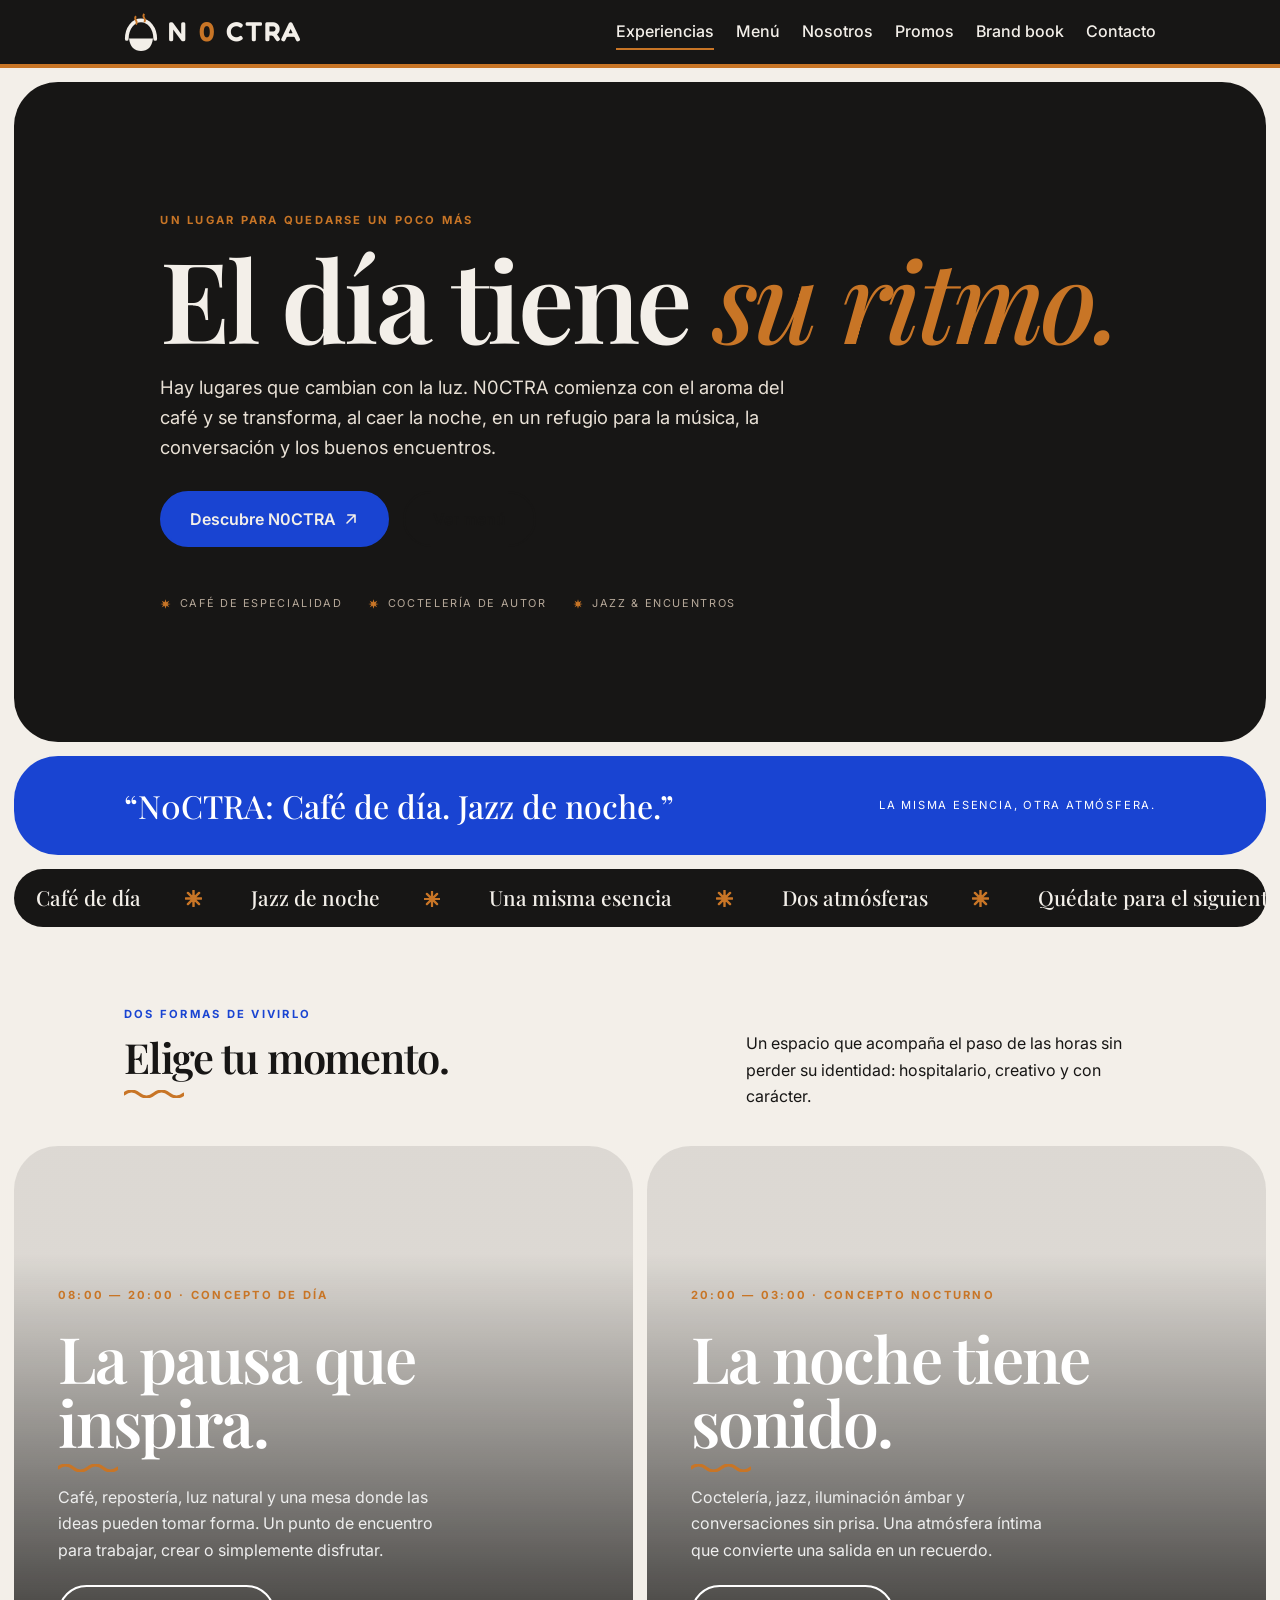
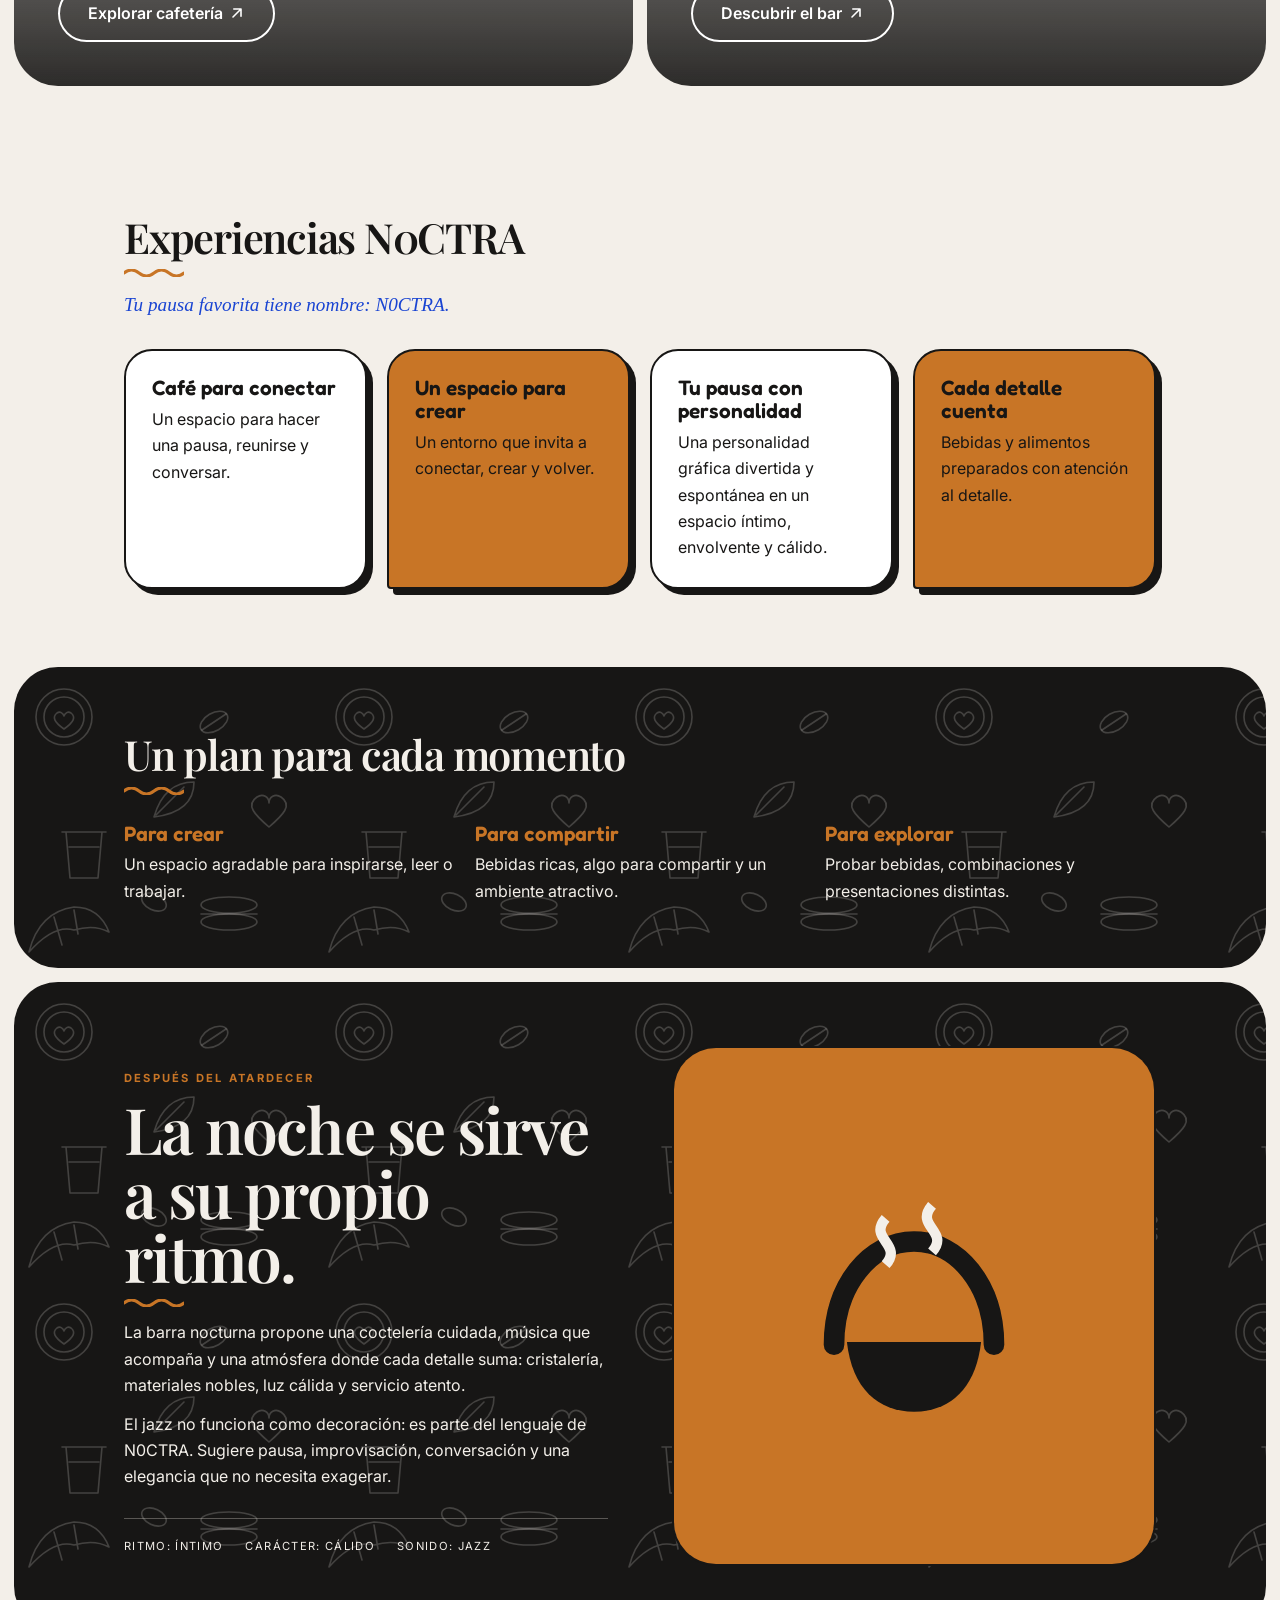
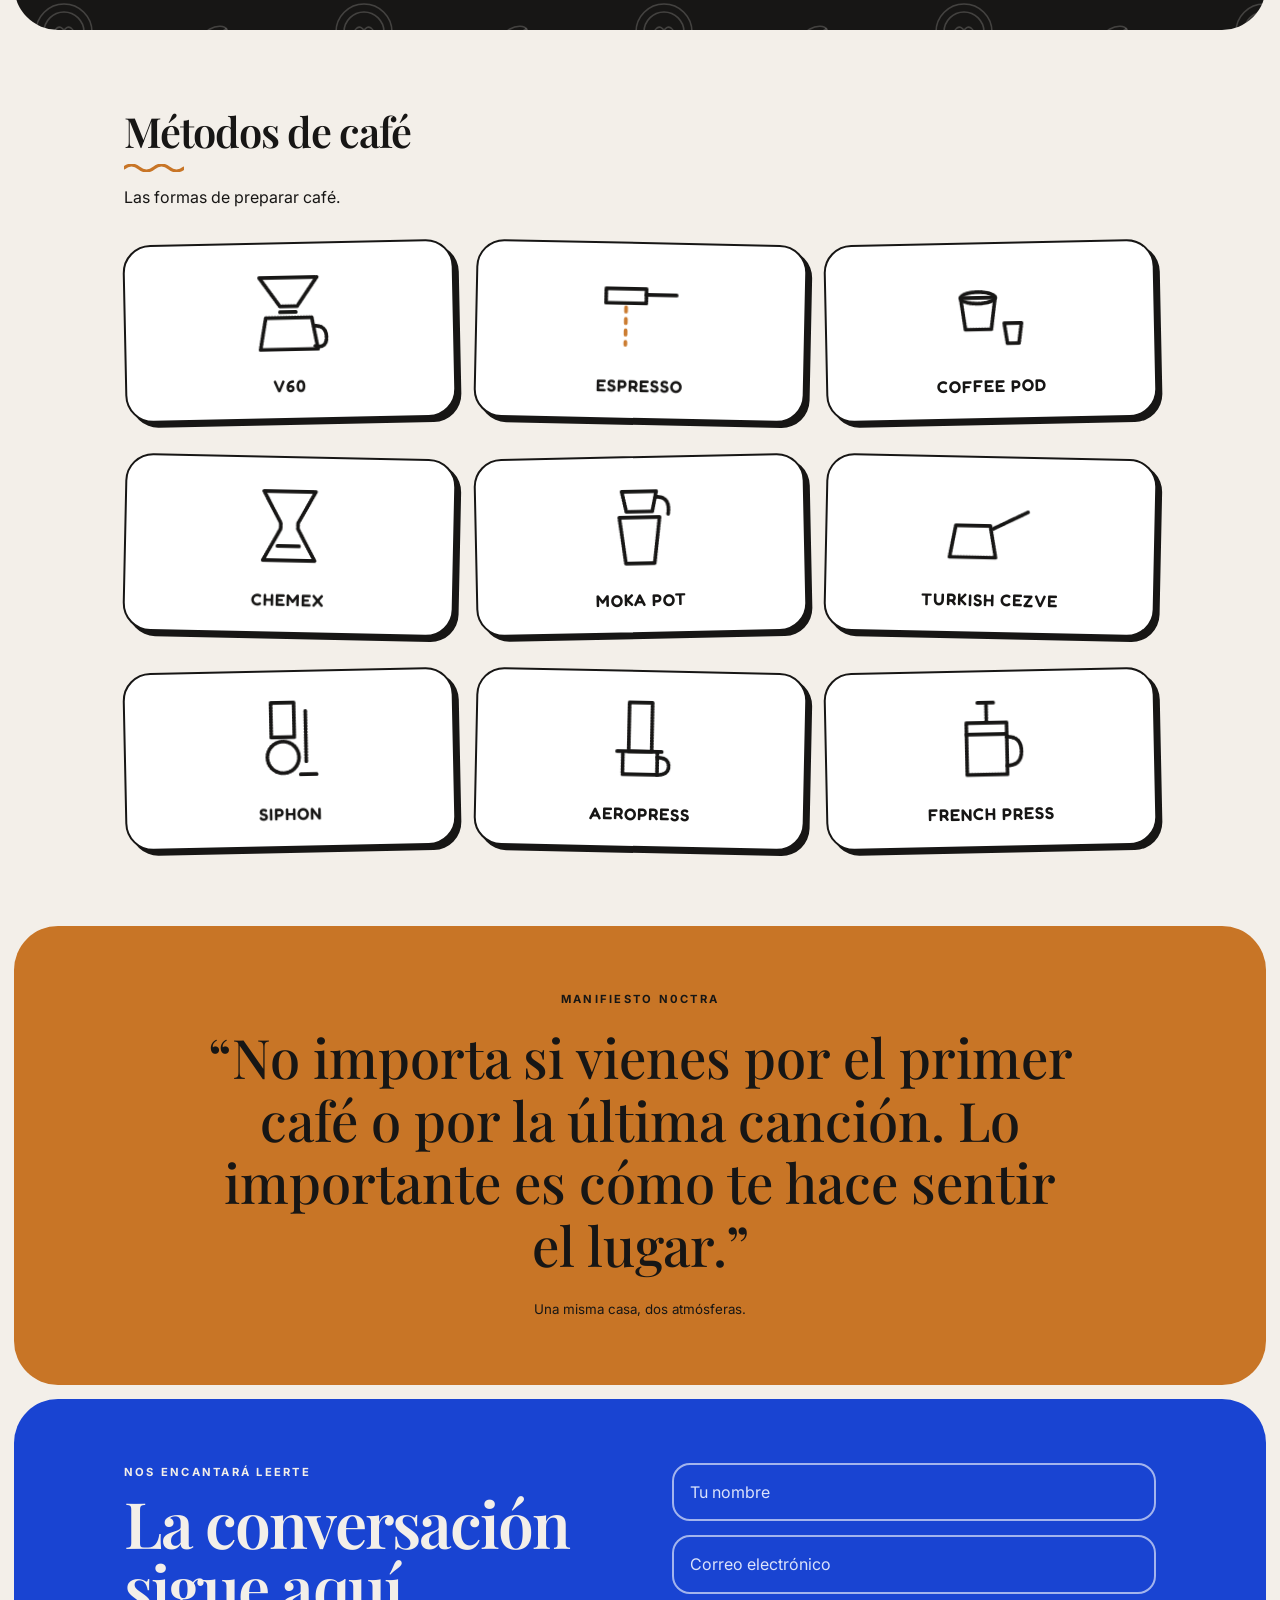
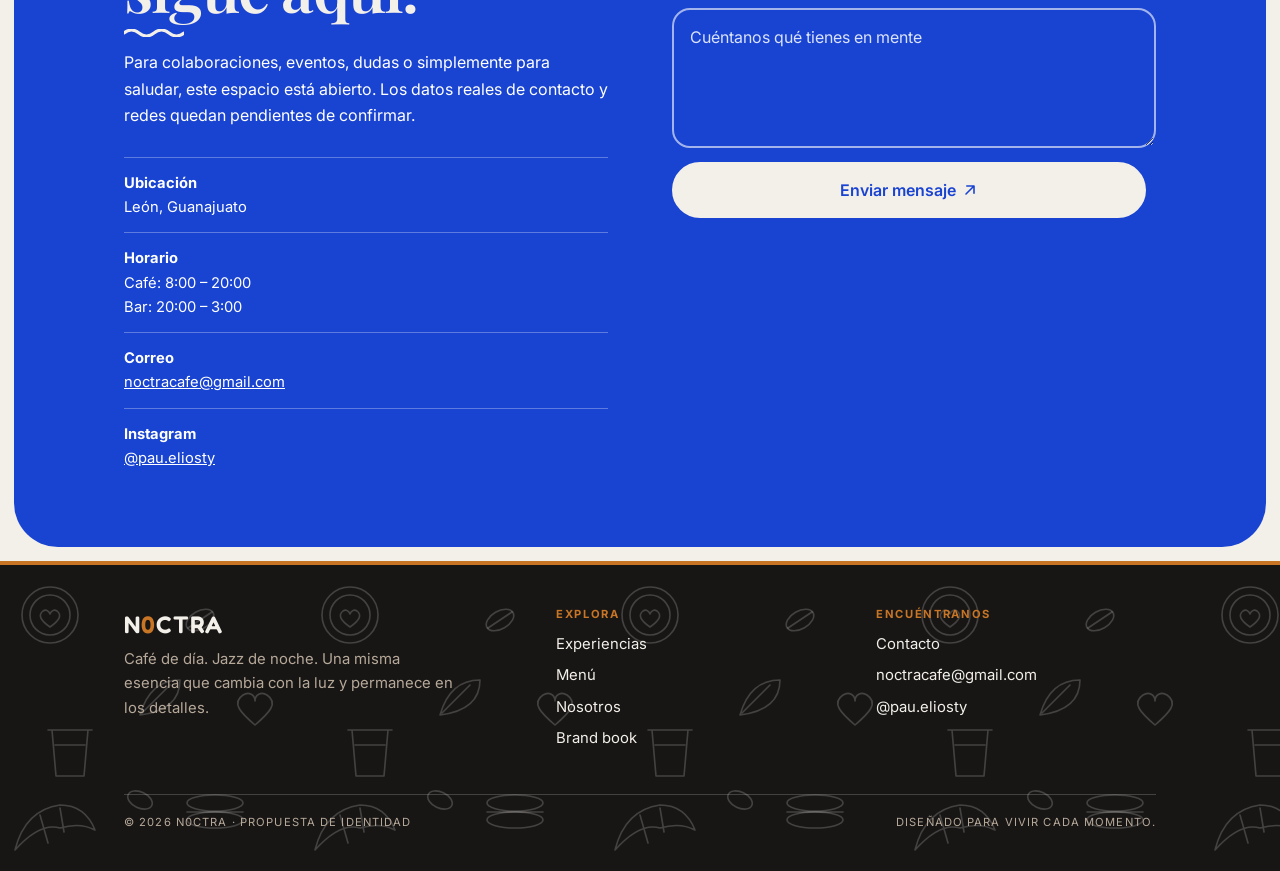
<file: index.html>
<!DOCTYPE html>
<html lang="es">
<head>
	<meta charset="utf-8" />
	<meta name="viewport" content="width=device-width, initial-scale=1" />
	<title>Experiencias &middot; N0CTRA</title>

	<link rel="icon" href="favicon.ico" sizes="48x48" />
	<link rel="icon" type="image/svg+xml" href="assets/favicon.svg" />
	<link rel="apple-touch-icon" href="assets/apple-touch-icon.png" />
	<meta name="theme-color" content="#171615" />

	<link rel="preconnect" href="https://fonts.googleapis.com" />
	<link rel="stylesheet" href="https://fonts.googleapis.com/css2?family=Fredoka:wght@500;600&amp;family=Playfair+Display:ital,wght@0,500;0,600;1,500&amp;family=Inter:wght@400;500;600&amp;display=swap" />
	<link rel="stylesheet" href="styles.css?v=14" />

	<script>document.documentElement.classList.add("js")</script>
	<script defer src="site.js?v=14"></script>
</head>
<body>
	<header>
		<div class="wrap">
			<!-- Isotipo conceptual del brand book (cap. 17, versión sobre fondo oscuro). Reemplazar por el logotipo oficial cuando esté listo -->
			<a class="logo" href="index.html" aria-label="N0CTRA, inicio">
				<img class="mark" src="assets/isotipo-crema.svg" alt="" width="35" height="40" />
				N<span>0</span>CTRA
			</a>

			<button class="nav-toggle" type="button" aria-label="Abrir menú" aria-expanded="false" aria-controls="primary-nav">
				<span></span><span></span><span></span>
			</button>
			<nav id="primary-nav" aria-label="Navegación principal">
				<a class="on" href="index.html">Experiencias</a>
				<a href="menu.html">Men&uacute;</a>
				<a href="nosotros.html">Nosotros</a>
				<a href="promos.html">Promos</a>
				<a href="brandbook.html">Brand book</a>
				<a href="#contacto">Contacto</a>
			</nav>
		</div>
	</header>

	<main>
	<section class="hero photo">
		<div class="wrap">
			<p class="eb">Un lugar para quedarse un poco m&aacute;s</p>
			<h1>El d&iacute;a tiene <em>su ritmo.</em></h1>
			<p class="lead">Hay lugares que cambian con la luz. N0CTRA comienza con el aroma del caf&eacute; y se transforma, al caer la noche, en un refugio para la m&uacute;sica, la conversaci&oacute;n y los buenos encuentros.</p>
			<a class="btn" href="#momentos">Descubre N0CTRA <span class="arrow-icon" aria-hidden="true"><svg viewBox="0 0 20 20"><path d="M5 15 15 5M6 5h9v9"/></svg></span></a>
			<a class="btn o" href="menu.html">Ver men&uacute;</a>
			<div class="meta">
				<span><img class="meta-icon" src="assets/marca-estrella.svg?v=2" alt="" aria-hidden="true"/>Caf&eacute; de especialidad</span>
				<span><img class="meta-icon" src="assets/marca-estrella.svg?v=2" alt="" aria-hidden="true"/>Cocteler&iacute;a de autor</span>
				<span><img class="meta-icon" src="assets/marca-estrella.svg?v=2" alt="" aria-hidden="true"/>Jazz &amp; encuentros</span>
			</div>
		</div>
	</section>
<div class="strip"><div class="wrap"><strong>&ldquo;N0CTRA: Caf&eacute; de d&iacute;a. Jazz de noche.&rdquo;</strong><span>La misma esencia, otra atm&oacute;sfera.</span></div></div>
<div aria-hidden="true" class="marq">
	<div>
		<span>Caf&eacute; de d&iacute;a</span><i aria-hidden="true"></i>
		<span>Jazz de noche</span><i aria-hidden="true"></i>
		<span>Una misma esencia</span><i aria-hidden="true"></i>
		<span>Dos atm&oacute;sferas</span><i aria-hidden="true"></i>
		<span>Qu&eacute;date para el siguiente acto</span><i aria-hidden="true"></i>
		<span>Caf&eacute; de d&iacute;a</span><i aria-hidden="true"></i>
		<span>Jazz de noche</span><i aria-hidden="true"></i>
		<span>Una misma esencia</span><i aria-hidden="true"></i>
		<span>Dos atm&oacute;sferas</span><i aria-hidden="true"></i>
		<span>Qu&eacute;date para el siguiente acto</span><i aria-hidden="true"></i>
	</div>
</div>

<section id="momentos">
	<div class="wrap">
		<div class="sh">
			<div>
				<p class="eb">Dos formas de vivirlo</p>
				<h2>Elige tu momento.</h2>
			</div>
			<p>Un espacio que acompa&ntilde;a el paso de las horas sin perder su identidad: hospitalario, creativo y con car&aacute;cter.</p>
		</div>
	</div>

	<div class="duality">
		<article style="--ph:url(https://images.unsplash.com/photo-1445116572660-236099ec97a0?auto=format&amp;fit=crop&amp;w=1200&amp;q=80)">
			<div>
				<p class="eb">08:00 &mdash; 20:00 &middot; Concepto de d&iacute;a</p>
				<h2>La pausa que inspira.</h2>
				<p>Caf&eacute;, reposter&iacute;a, luz natural y una mesa donde las ideas pueden tomar forma. Un punto de encuentro para trabajar, crear o simplemente disfrutar.</p>
				<a class="btn o" href="menu.html">Explorar cafeter&iacute;a <span class="arrow-icon" aria-hidden="true"><svg viewBox="0 0 20 20"><path d="M5 15 15 5M6 5h9v9"/></svg></span></a>
			</div>
		</article>
		<article style="--ph:url(https://images.unsplash.com/photo-1514362545857-3bc16c4c7d1b?auto=format&amp;fit=crop&amp;w=1200&amp;q=80)">
			<div>
				<p class="eb">20:00 &mdash; 03:00 &middot; Concepto nocturno</p>
				<h2>La noche tiene sonido.</h2>
				<p>Cocteler&iacute;a, jazz, iluminaci&oacute;n &aacute;mbar y conversaciones sin prisa. Una atm&oacute;sfera &iacute;ntima que convierte una salida en un recuerdo.</p>
				<a class="btn o" href="#noche">Descubrir el bar <span class="arrow-icon" aria-hidden="true"><svg viewBox="0 0 20 20"><path d="M5 15 15 5M6 5h9v9"/></svg></span></a>
			</div>
		</article>
	</div>
</section>
<section>
	<div class="wrap">
		<h2>Experiencias N0CTRA</h2>
		<p class="serif">Tu pausa favorita tiene nombre: N0CTRA.</p>
		<div class="cols">
			<div class="card">
				<h3>Caf&eacute; para conectar</h3>
				<p>Un espacio para hacer una pausa, reunirse y conversar.</p>
			</div>
			<div class="card b">
				<h3>Un espacio para crear</h3>
				<p>Un entorno que invita a conectar, crear y volver.</p>
			</div>
			<div class="card">
				<h3>Tu pausa con personalidad</h3>
				<p>Una personalidad gr&aacute;fica divertida y espont&aacute;nea en un espacio &iacute;ntimo, envolvente y c&aacute;lido.</p>
			</div>
			<div class="card b">
				<h3>Cada detalle cuenta</h3>
				<p>Bebidas y alimentos preparados con atenci&oacute;n al detalle.</p>
			</div>
		</div>
	</div>
</section>
<section class="dark">
	<div class="wrap">
		<h2>Un plan para cada momento</h2>
		<div class="cols">
			<div><h3>Para crear</h3><p>Un espacio agradable para inspirarse, leer o trabajar.</p></div>
			<div><h3>Para compartir</h3><p>Bebidas ricas, algo para compartir y un ambiente atractivo.</p></div>
			<div><h3>Para explorar</h3><p>Probar bebidas, combinaciones y presentaciones distintas.</p></div>
		</div>
	</div>
</section>
<section class="dark" id="noche">
	<div class="wrap ngrid">
		<div>
			<p class="eb">Despu&eacute;s del atardecer</p>
			<h2>La noche se sirve a su propio ritmo.</h2>
			<p>La barra nocturna propone una cocteler&iacute;a cuidada, m&uacute;sica que acompa&ntilde;a y una atm&oacute;sfera donde cada detalle suma: cristaler&iacute;a, materiales nobles, luz c&aacute;lida y servicio atento.</p>
			<p>El jazz no funciona como decoraci&oacute;n: es parte del lenguaje de N0CTRA. Sugiere pausa, improvisaci&oacute;n, conversaci&oacute;n y una elegancia que no necesita exagerar.</p>
			<div class="n2">
				<span>Ritmo: &iacute;ntimo</span>
				<span>Car&aacute;cter: c&aacute;lido</span>
				<span>Sonido: jazz</span>
			</div>
		</div>
		<img alt="Interior c&aacute;lido de un bar con iluminaci&oacute;n ambiental" loading="lazy" onerror="this.onerror=null;this.src='assets/placeholder.svg'" src="https://images.unsplash.com/photo-1514933651103-005eec06c04b?auto=format&amp;fit=crop&amp;w=1100&amp;q=80" />
	</div>
</section>
<section>
	<div class="wrap">
		<h2>M&eacute;todos de caf&eacute;</h2>
		<p>Las formas de preparar caf&eacute;.</p>
		<div class="methods">
			<button class="method-card" type="button" data-method="v60" aria-haspopup="dialog">
				<svg aria-hidden="true" class="d v60" viewBox="0 0 64 64">
					<path d="M12 8h40L38 28H26z"></path>
					<path d="M26 32h12M16 36h32l4 22H12z"></path>
					<path d="M50 42q8 0 8 8t-8 6"></path>
					<circle class="x drop" cx="32" cy="34" r="1.8"></circle>
					<circle class="x drop d2" cx="32" cy="34" r="1.8"></circle>
				</svg>
				<span class="lbl">V60</span>
			</button>
			<button class="method-card" type="button" data-method="espresso" aria-haspopup="dialog">
				<svg aria-hidden="true" class="d esp" viewBox="0 0 64 64">
					<path d="M8 16h28v10H8z"></path>
					<path d="M36 20h22"></path>
					<path class="x flow" d="M22 29v26"></path>
				</svg>
				<span class="lbl">Espresso</span>
			</button>
			<button class="method-card" type="button" data-method="pod" aria-haspopup="dialog">
				<svg aria-hidden="true" class="d pod" viewBox="0 0 64 64">
					<path d="M12 22h24l-3 22H15z"></path>
					<ellipse cx="24" cy="22" rx="12" ry="4"></ellipse>
					<path d="M42 40h12l-2 14H44z"></path>
					<path class="x st" d="M46 36q-3-4 0-8"></path>
					<path class="x st d2" d="M51 36q3-4 0-8"></path>
				</svg>
				<span class="lbl">Coffee pod</span>
			</button>
			<button class="method-card" type="button" data-method="chemex" aria-haspopup="dialog">
				<svg aria-hidden="true" class="d chx" viewBox="0 0 64 64">
					<path d="M14 8h36L38 30v4l12 22H14l12-22v-4z"></path>
					<path d="M24 46h16"></path>
					<circle class="x drop" cx="32" cy="33" r="1.8"></circle>
					<circle class="x drop d2" cx="32" cy="33" r="1.8"></circle>
				</svg>
				<span class="lbl">Chemex</span>
			</button>
			<button class="method-card" type="button" data-method="moka" aria-haspopup="dialog">
				<svg aria-hidden="true" class="d moka" viewBox="0 0 64 64">
					<g class="lid"><path d="M20 8h24l-3 14H23z"></path></g>
					<path d="M18 26h28l-4 32H22z"></path>
					<path d="M44 12q10 0 8 12"></path>
				</svg>
				<span class="lbl">Moka pot</span>
			</button>
			<button class="method-card" type="button" data-method="cezve" aria-haspopup="dialog">
				<svg aria-hidden="true" class="d cez" viewBox="0 0 64 64">
					<path d="M8 32h24l4 22H4z"></path>
					<path d="M34 34l24-12"></path>
					<path class="x st" d="M15 28q-3-4 0-8"></path>
					<path class="x st d2" d="M25 28q3-4 0-8"></path>
				</svg>
				<span class="lbl">Turkish cezve</span>
			</button>
			<button class="method-card" type="button" data-method="siphon" aria-haspopup="dialog">
				<svg aria-hidden="true" class="d sif" viewBox="0 0 64 64">
					<path d="M20 6h16v24H20z"></path>
					<circle cx="28" cy="44" r="11"></circle>
					<path d="M44 12v36M40 56h12"></path>
					<circle class="x bub" cx="25" cy="48" r="1.7"></circle>
					<circle class="x bub d2" cx="31" cy="48" r="1.7"></circle>
				</svg>
				<span class="lbl">Siphon</span>
			</button>
			<button class="method-card" type="button" data-method="aeropress" aria-haspopup="dialog">
				<svg aria-hidden="true" class="d aer" viewBox="0 0 64 64">
					<g class="press"><path d="M24 6h16v34H24z"></path></g>
					<path d="M16 40h32M20 40v16h24V40"></path>
					<path d="M44 44q8 0 8 6t-8 6"></path>
				</svg>
				<span class="lbl">Aeropress</span>
			</button>
			<button class="method-card" type="button" data-method="french" aria-haspopup="dialog">
				<svg aria-hidden="true" class="d fre" viewBox="0 0 64 64">
					<path d="M16 20h28v36H16z"></path>
					<g class="plunge"><path d="M30 6v14M24 6h12"></path></g>
					<path d="M16 28h28"></path>
					<path d="M44 30q10 0 10 10t-10 10"></path>
				</svg>
				<span class="lbl">French press</span>
			</button>
		</div>

		<dialog class="method-dialog" id="method-dialog" aria-labelledby="method-title">
			<button class="method-close" type="button" aria-label="Cerrar">&times;</button>
			<p class="eb">M&eacute;todo de preparaci&oacute;n</p>
			<h2 id="method-title"></h2>
			<p id="method-description"></p>
			<div class="method-facts" id="method-facts"></div>
		</dialog>
	</div>
</section>
<section class="band quote">
	<div class="wrap">
		<p class="eb">Manifiesto N0CTRA</p>
		<blockquote>&ldquo;No importa si vienes por el primer caf&eacute; o por la &uacute;ltima canci&oacute;n. Lo importante es c&oacute;mo te hace sentir el lugar.&rdquo;</blockquote>
		<small>Una misma casa, dos atm&oacute;sferas.</small>
	</div>
</section>

<section class="blue" id="contacto">
	<div class="wrap cgrid">
		<div>
			<p class="eb">Nos encantar&aacute; leerte</p>
			<h2>La conversaci&oacute;n sigue aqu&iacute;.</h2>
			<p>Para colaboraciones, eventos, dudas o simplemente para saludar, este espacio est&aacute; abierto. Los datos reales de contacto y redes quedan pendientes de confirmar.</p>
			<div class="cd">
				<div><b>Ubicaci&oacute;n</b><br />Le&oacute;n, Guanajuato</div>
				<div><b>Horario</b><br />Caf&eacute;: 8:00 &ndash; 20:00<br />Bar: 20:00 &ndash; 3:00</div>
				<div><b>Correo</b><br /><a href="mailto:noctracafe@gmail.com">noctracafe@gmail.com</a></div>
				<div><b>Instagram</b><br /><a href="https://www.instagram.com/pau.eliosty/" target="_blank" rel="noopener noreferrer">@pau.eliosty</a></div>
			</div>
		</div>

		<form class="cf" action="https://formspree.io/f/moedndqz" method="POST">
			<input aria-label="Tu nombre" name="name" placeholder="Tu nombre" required="" />
			<input aria-label="Correo electr&oacute;nico" name="_replyto" placeholder="Correo electr&oacute;nico" required="" type="email" />
			<input name="_subject" type="hidden" value="Mensaje desde el sitio de N0CTRA" />
			<textarea aria-label="Mensaje" name="message" placeholder="Cu&eacute;ntanos qu&eacute; tienes en mente" required=""></textarea>
			<button class="btn" type="submit">Enviar mensaje <span class="arrow-icon" aria-hidden="true"><svg viewBox="0 0 20 20"><path d="M5 15 15 5M6 5h9v9"/></svg></span></button>
		</form>
	</div>
</section>
</main>
<footer>
	<div class="wrap">
		<div class="fg">
			<div>
				<a class="logo" href="index.html" style="text-decoration:none">N<span>0</span>CTRA</a>
				<p>Caf&eacute; de d&iacute;a. Jazz de noche. Una misma esencia que cambia con la luz y permanece en los detalles.</p>
			</div>
			<div>
				<h4>Explora</h4>
				<a href="index.html">Experiencias</a>
				<a href="menu.html">Men&uacute;</a>
				<a href="nosotros.html">Nosotros</a>
				<a href="brandbook.html">Brand book</a>
			</div>
			<div>
				<h4>Encu&eacute;ntranos</h4>
				<a href="#contacto">Contacto</a>
				<a href="mailto:noctracafe@gmail.com">noctracafe@gmail.com</a>
				<a href="https://www.instagram.com/pau.eliosty/" target="_blank" rel="noopener noreferrer">@pau.eliosty</a>
			</div>
		</div>
		<div class="copy">
			<span>&copy; 2026 N0CTRA &middot; Propuesta de identidad</span>
			<span>Dise&ntilde;ado para vivir cada momento.</span>
		</div>
	</div>
</footer>
</body>
</html>
</file>
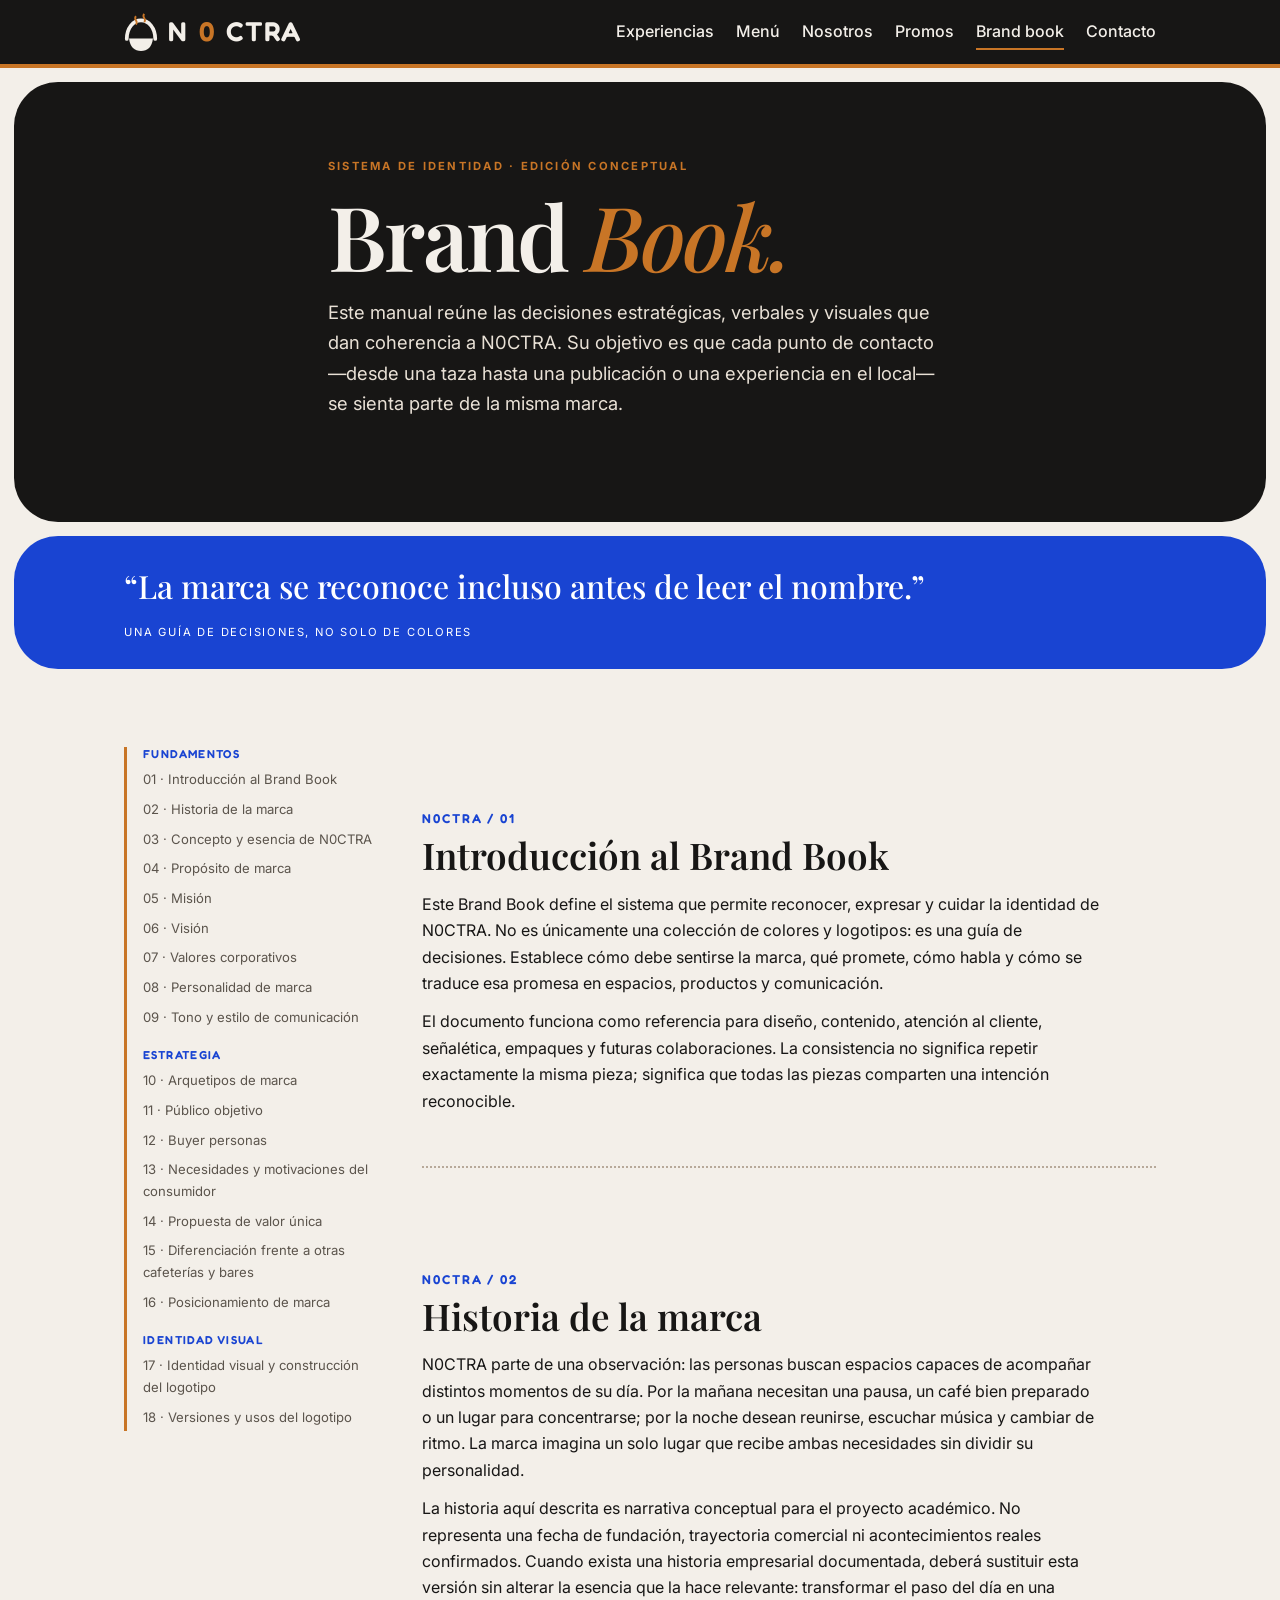
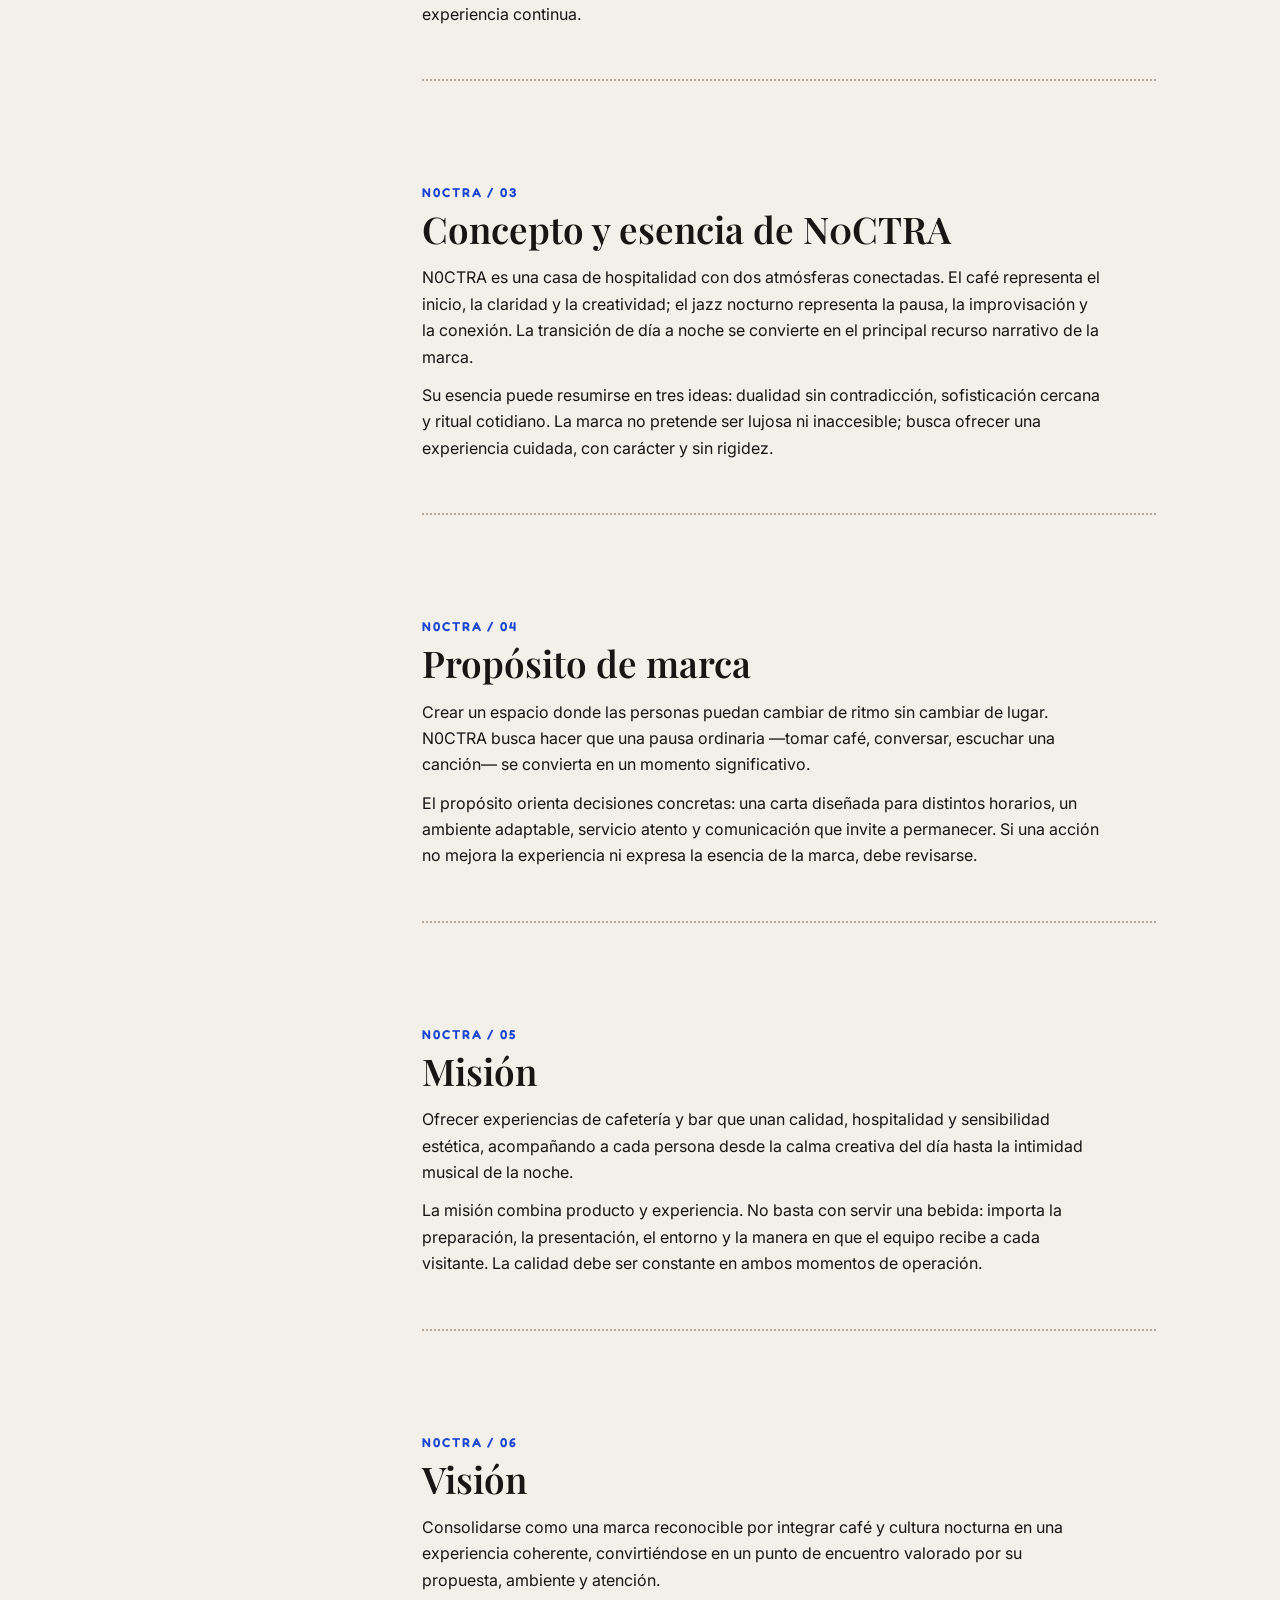
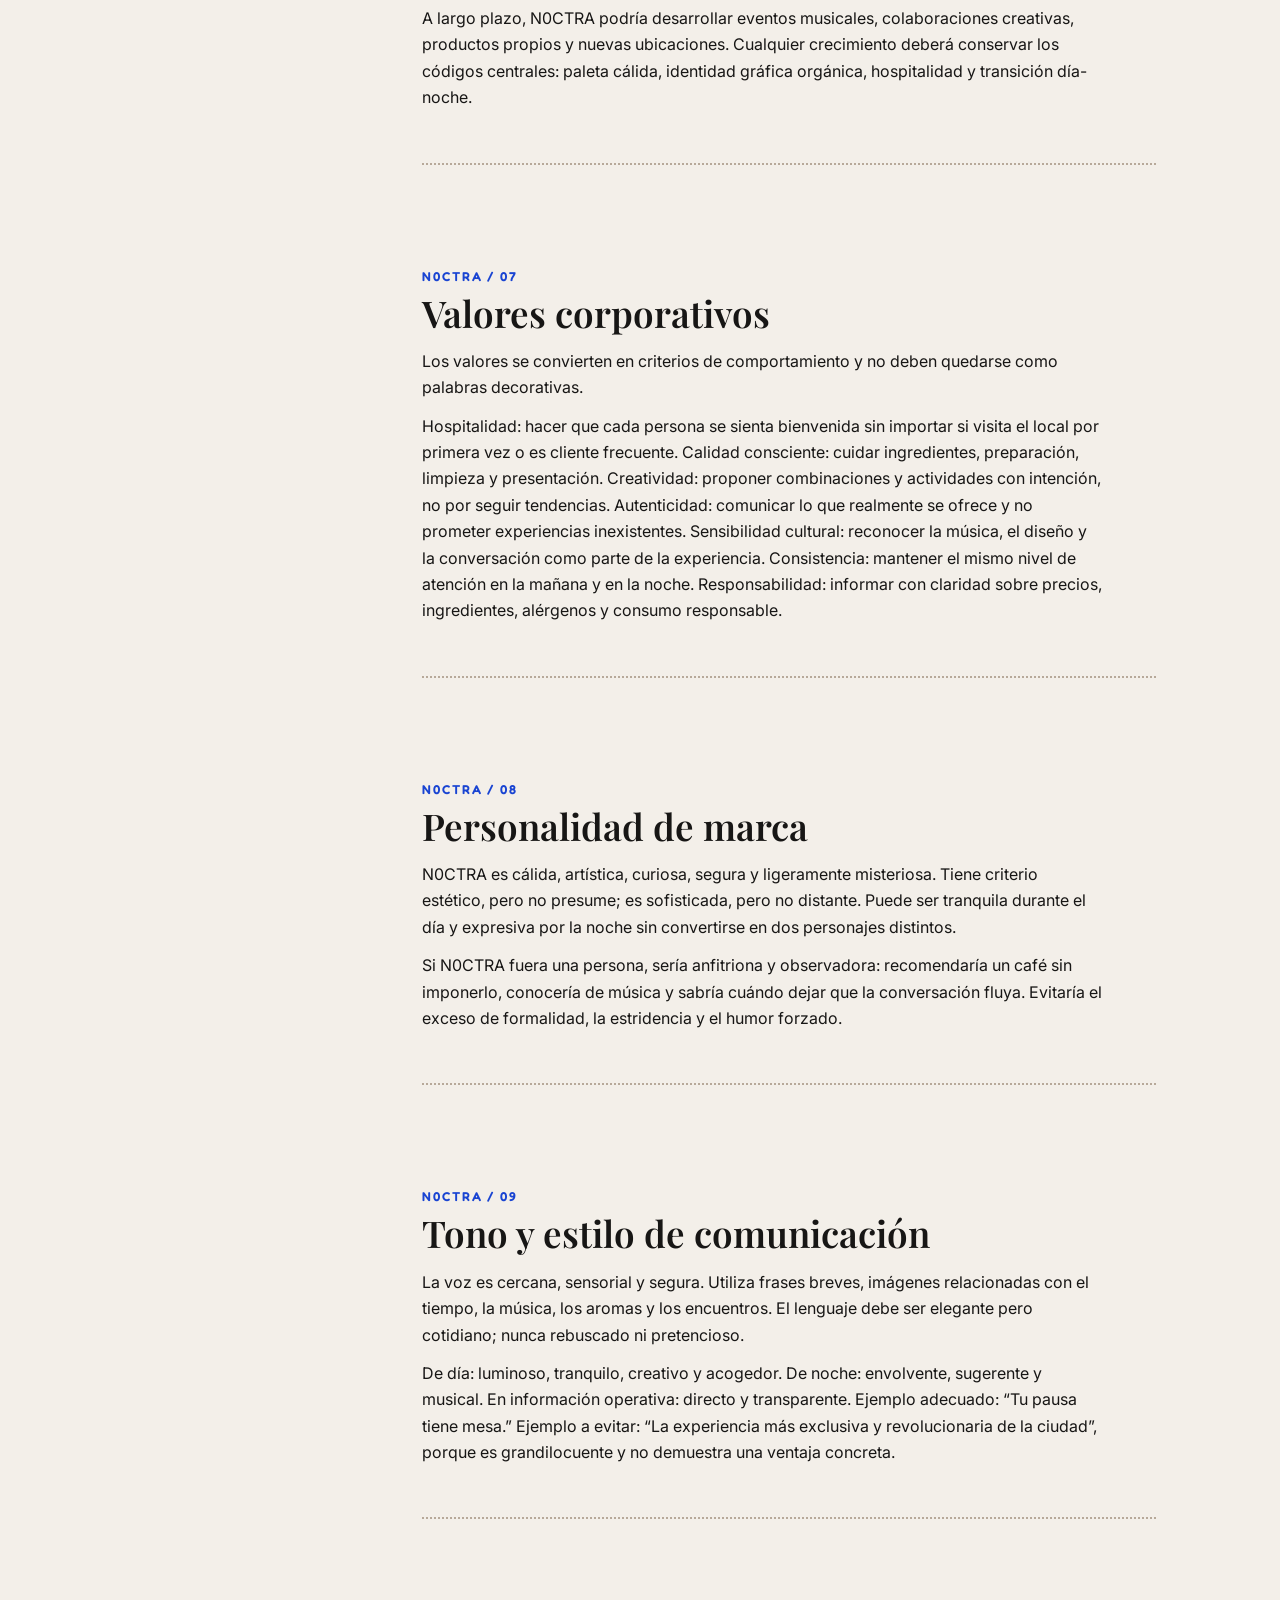
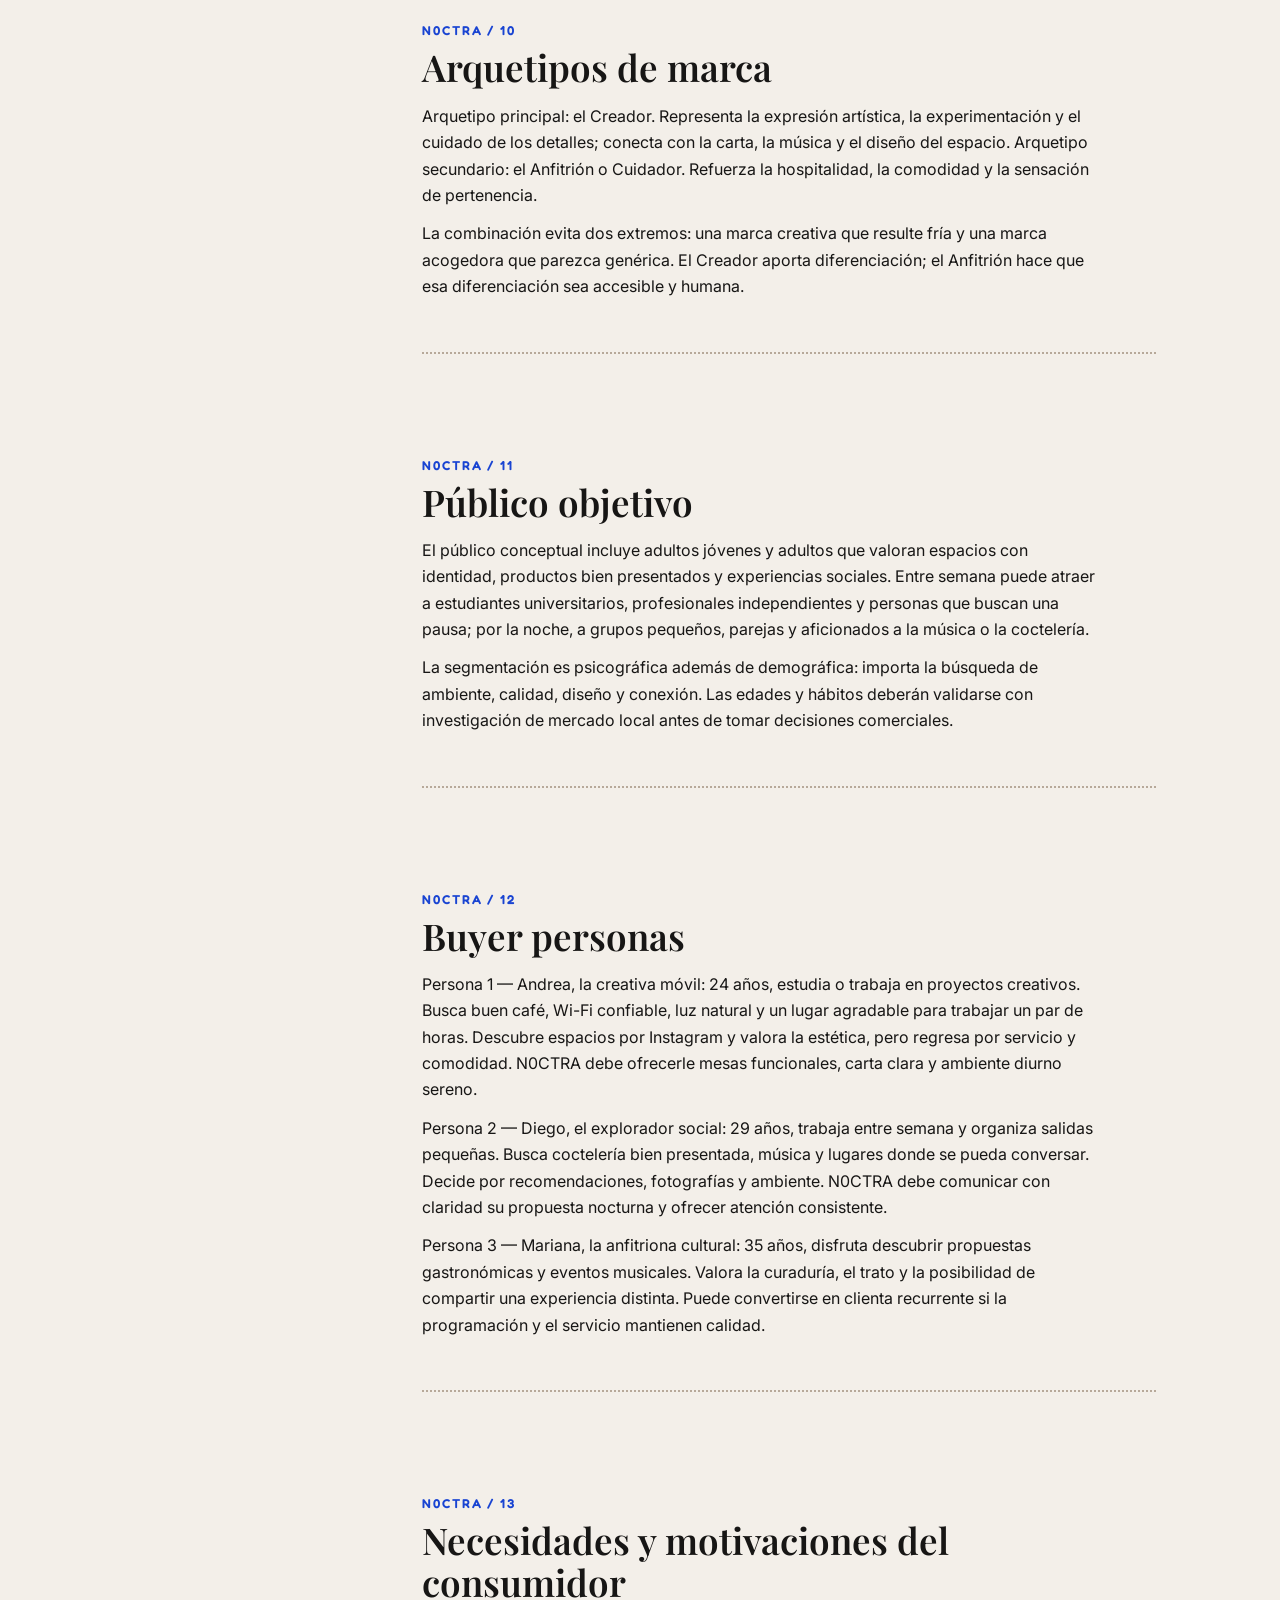
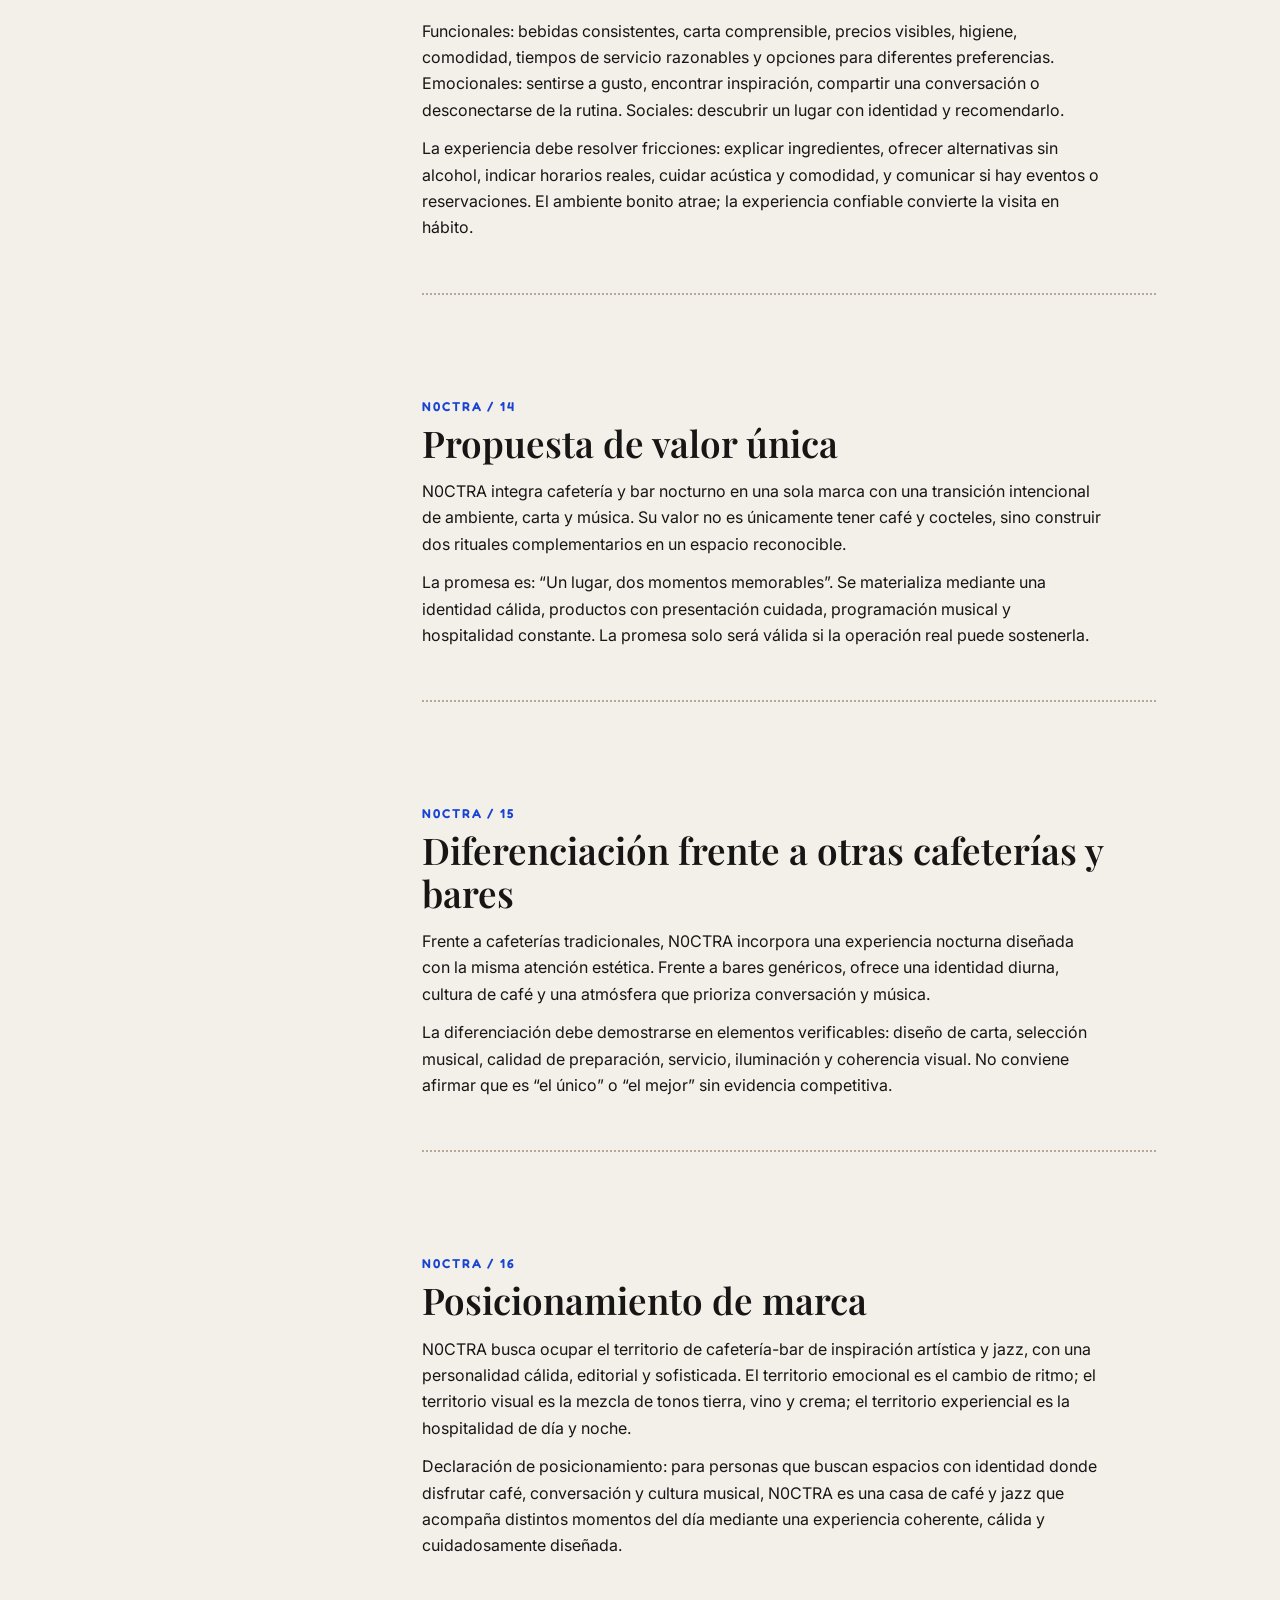
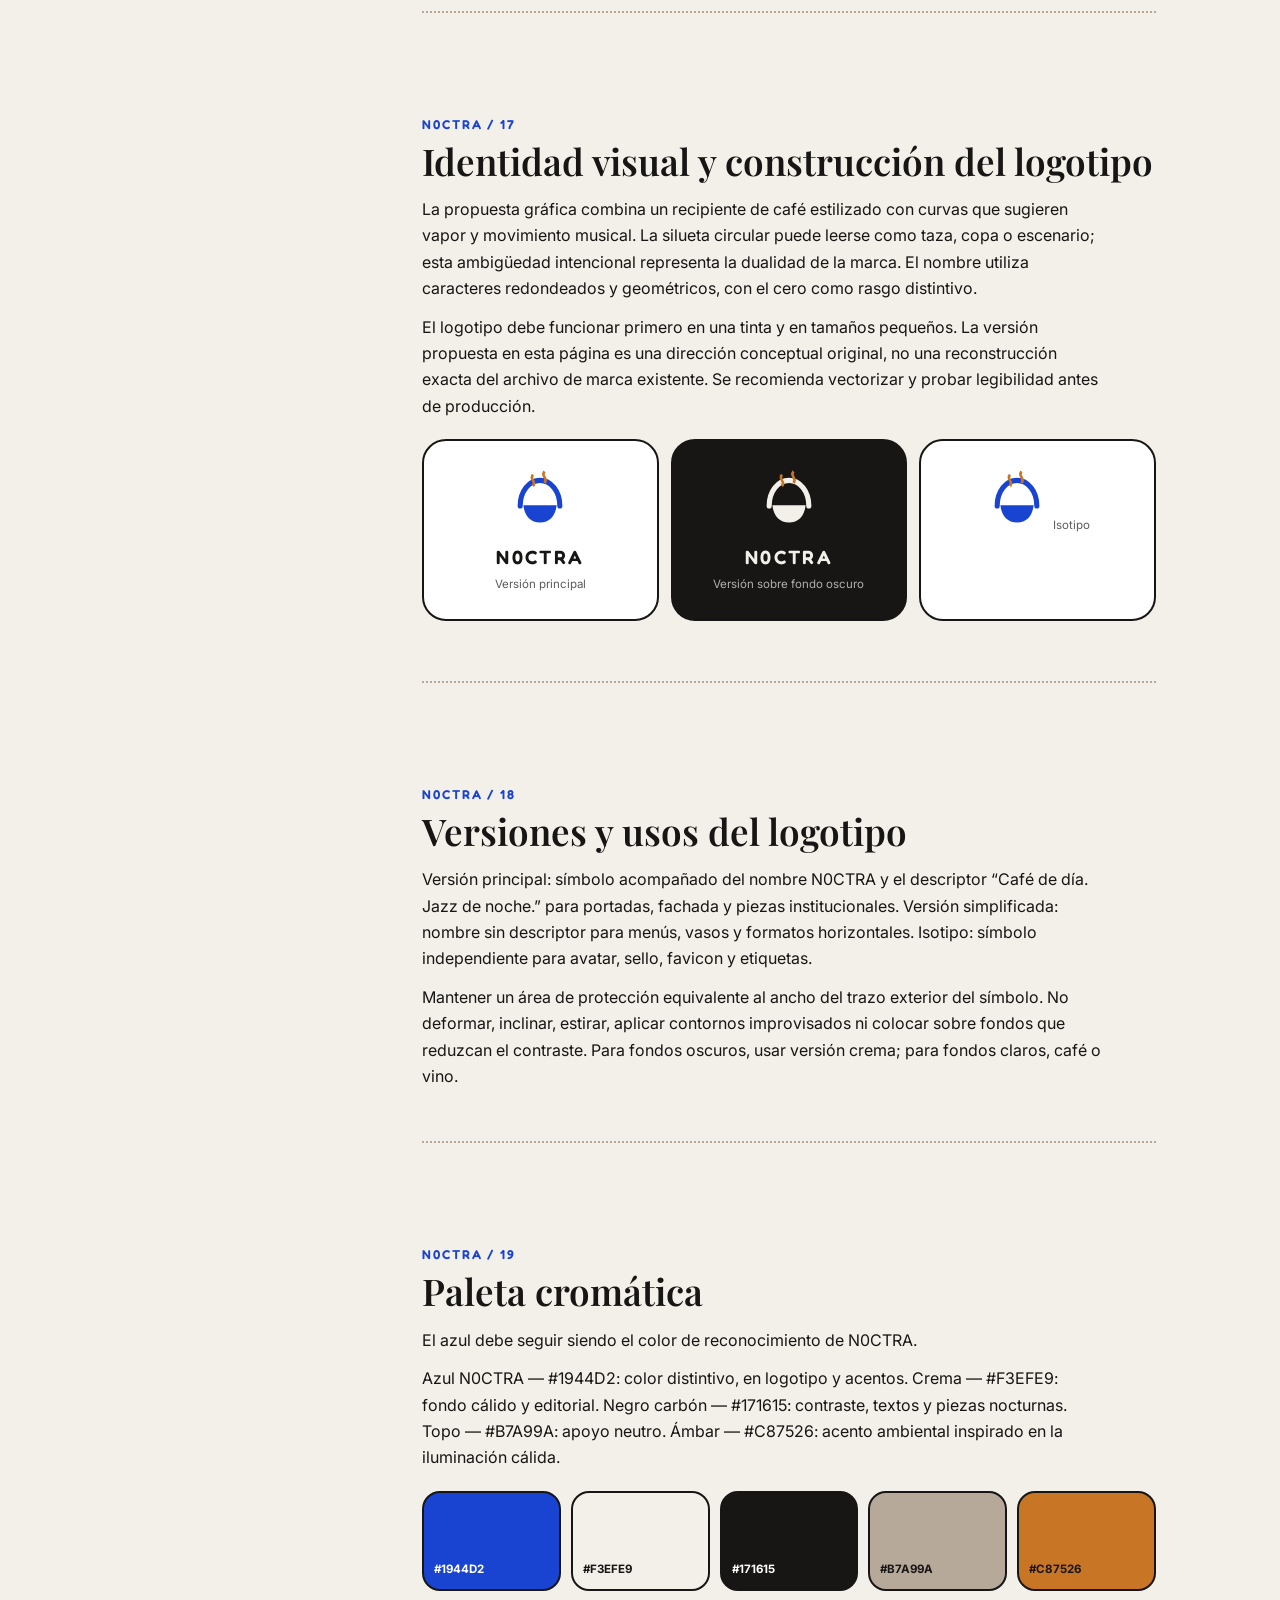
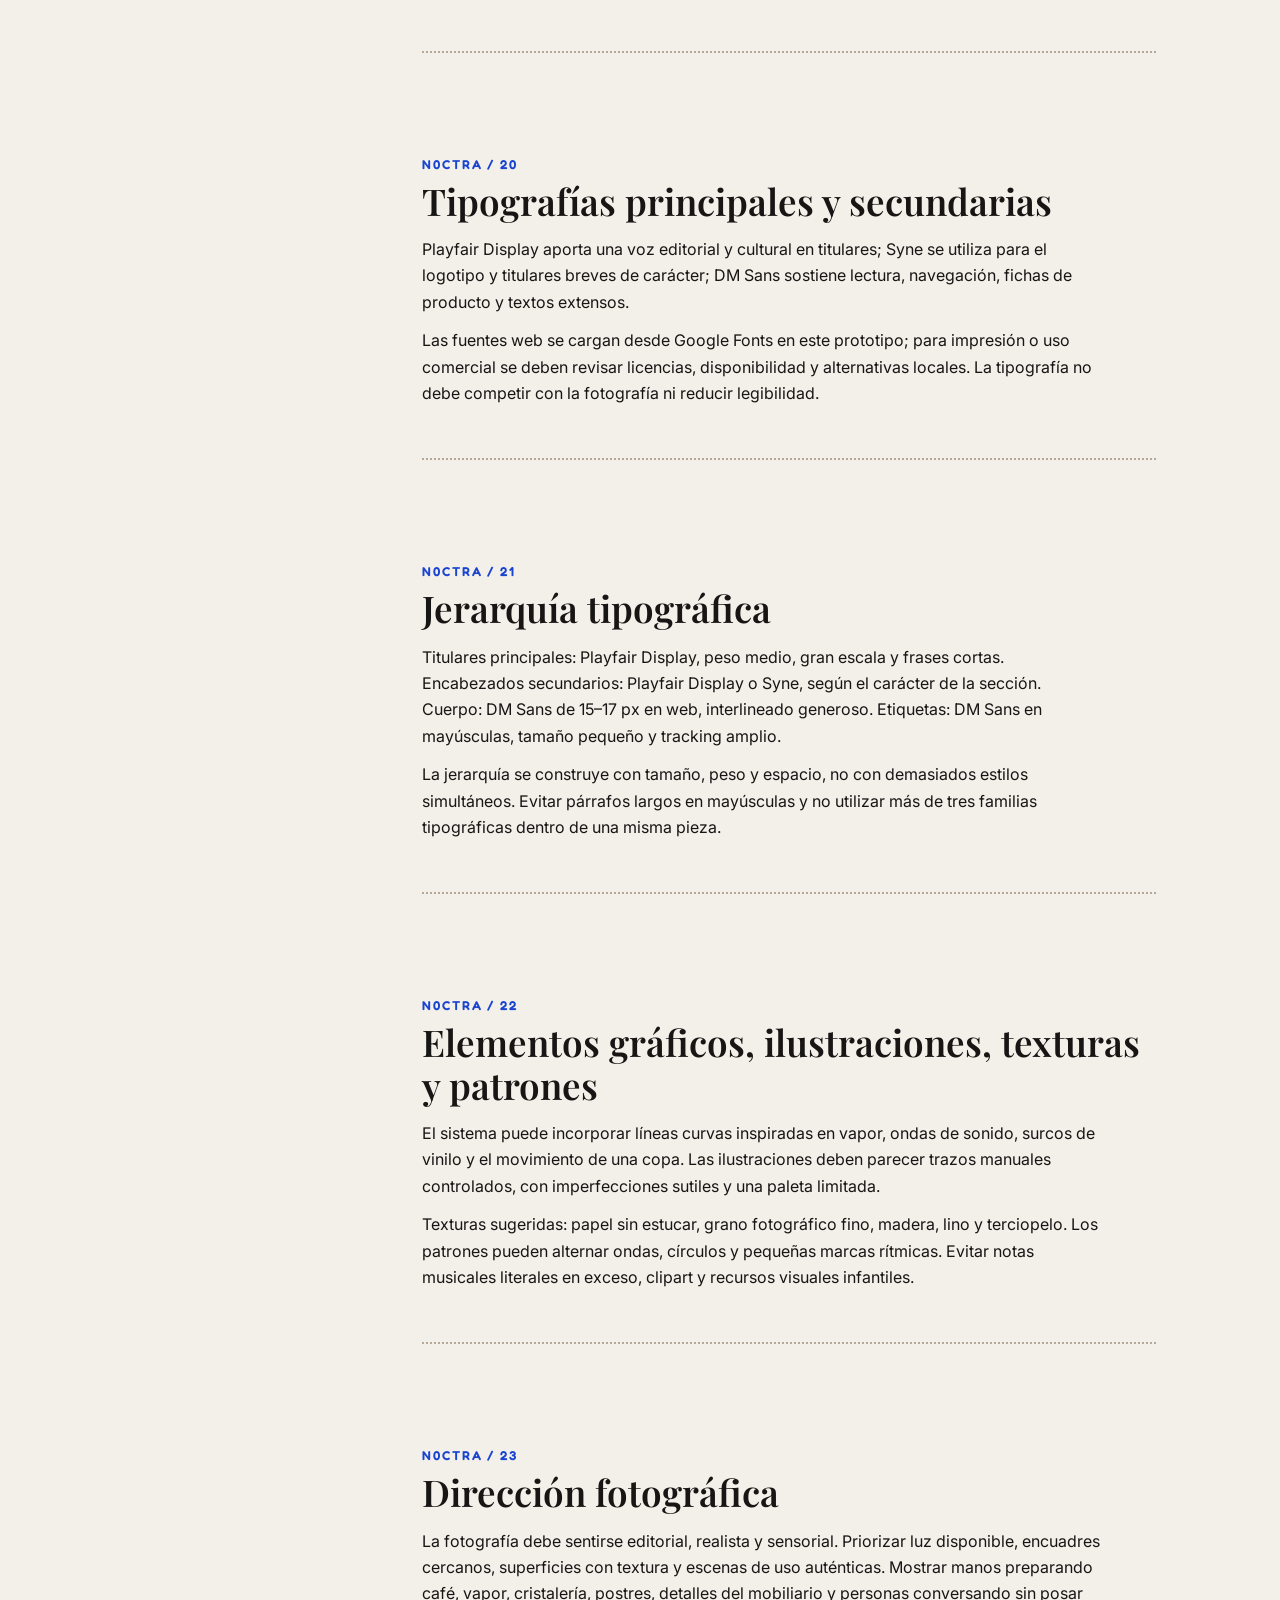
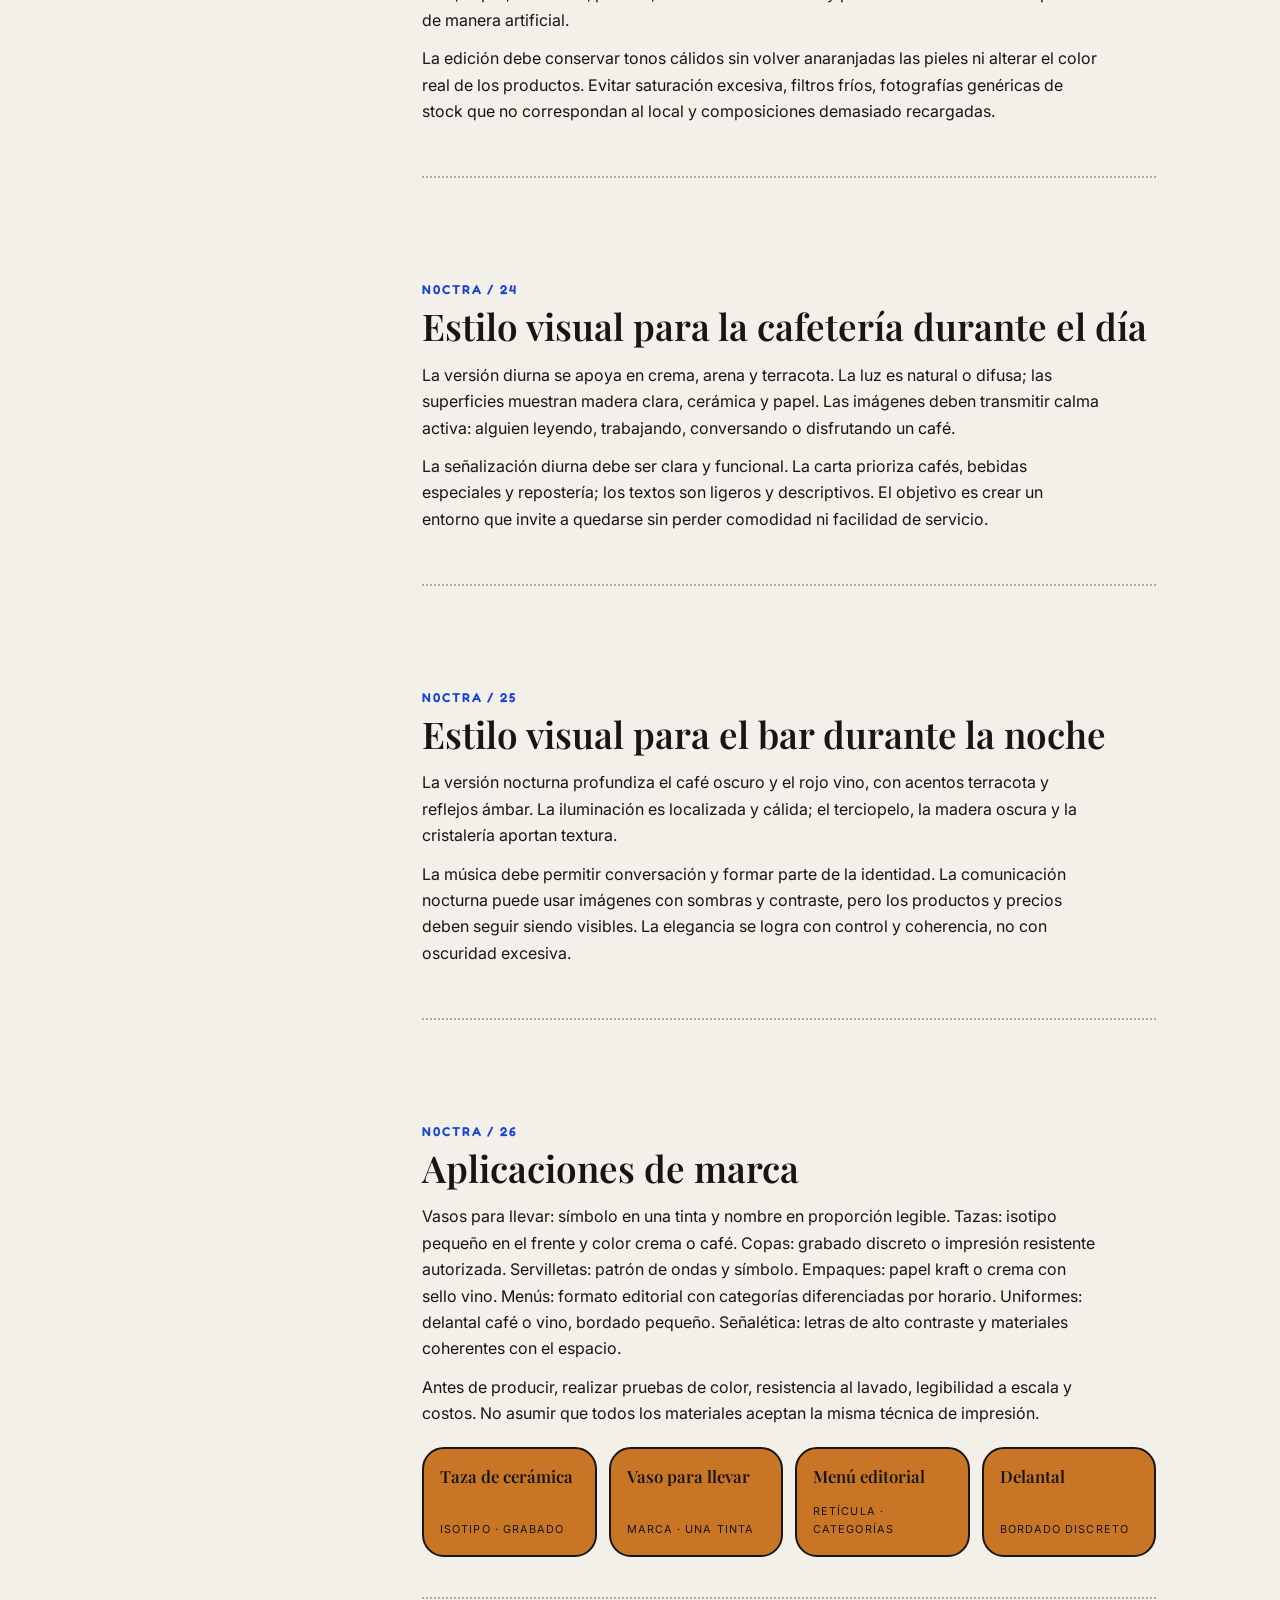
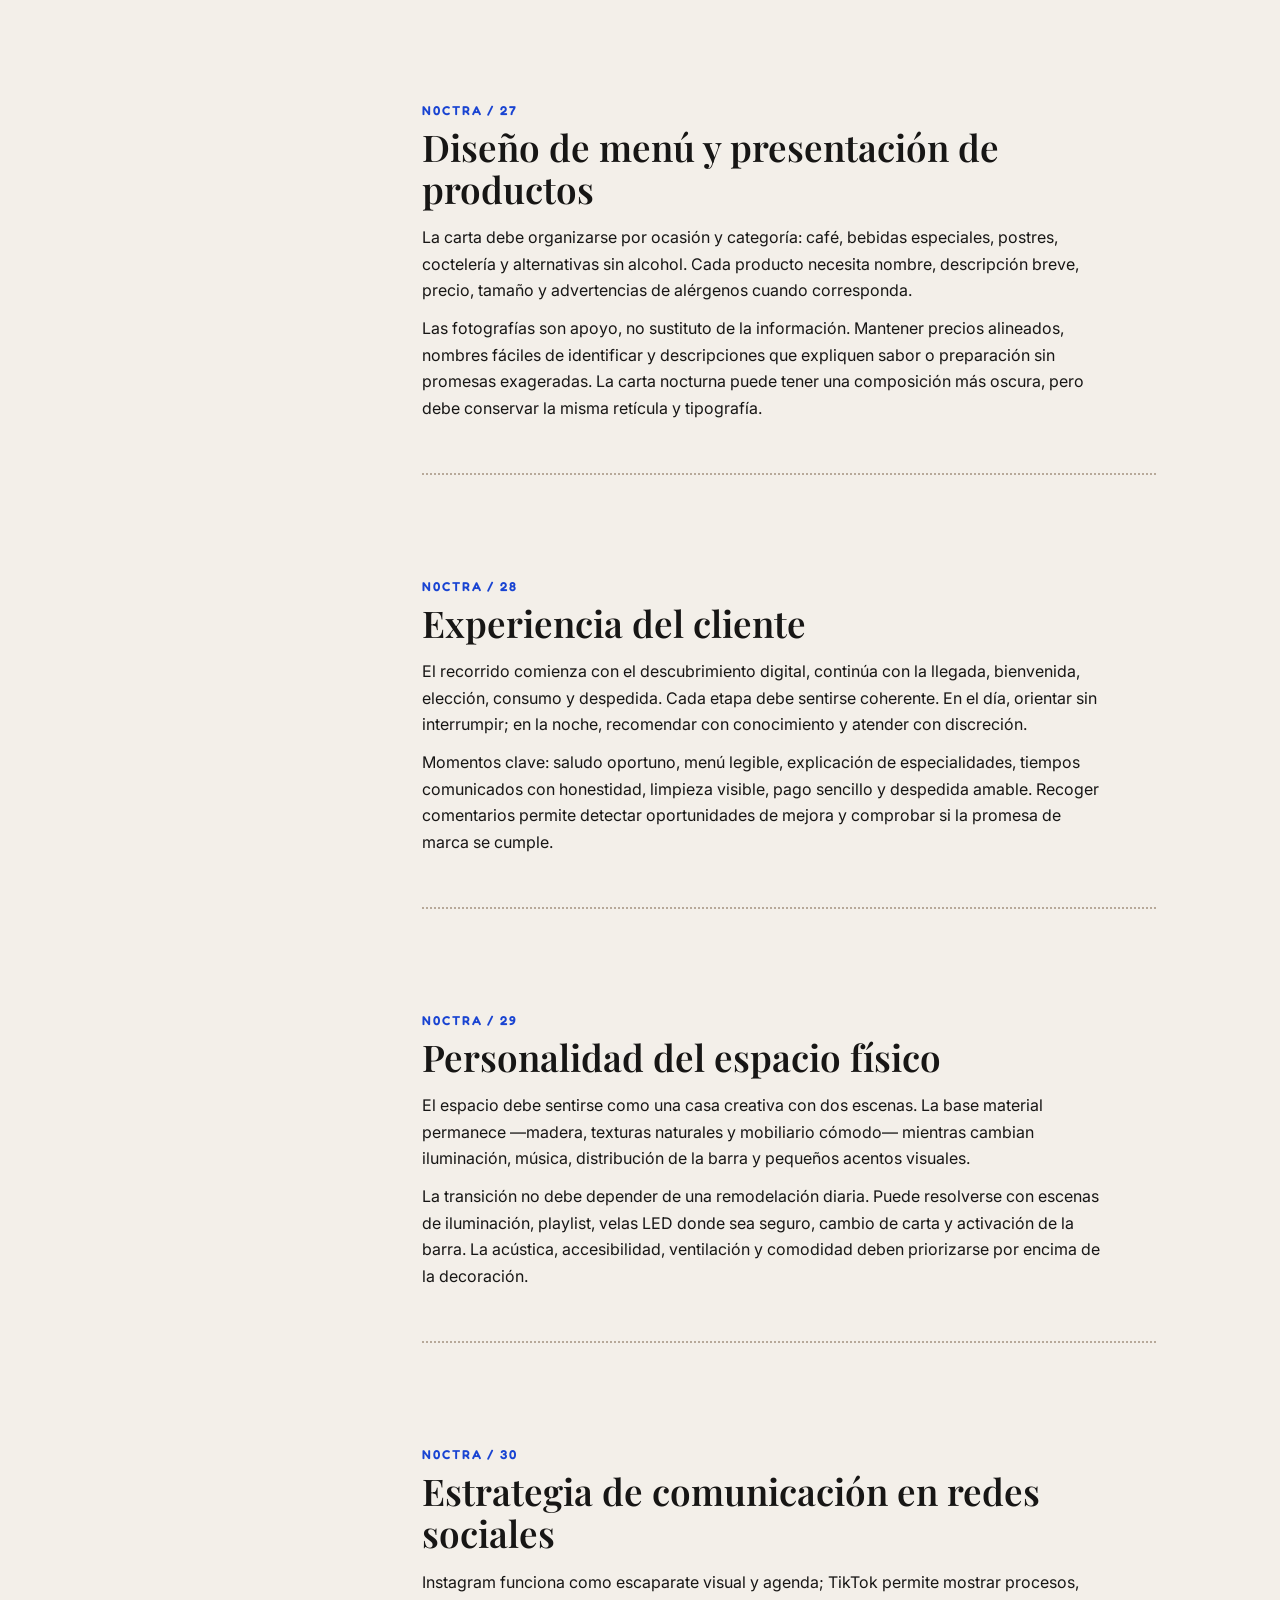
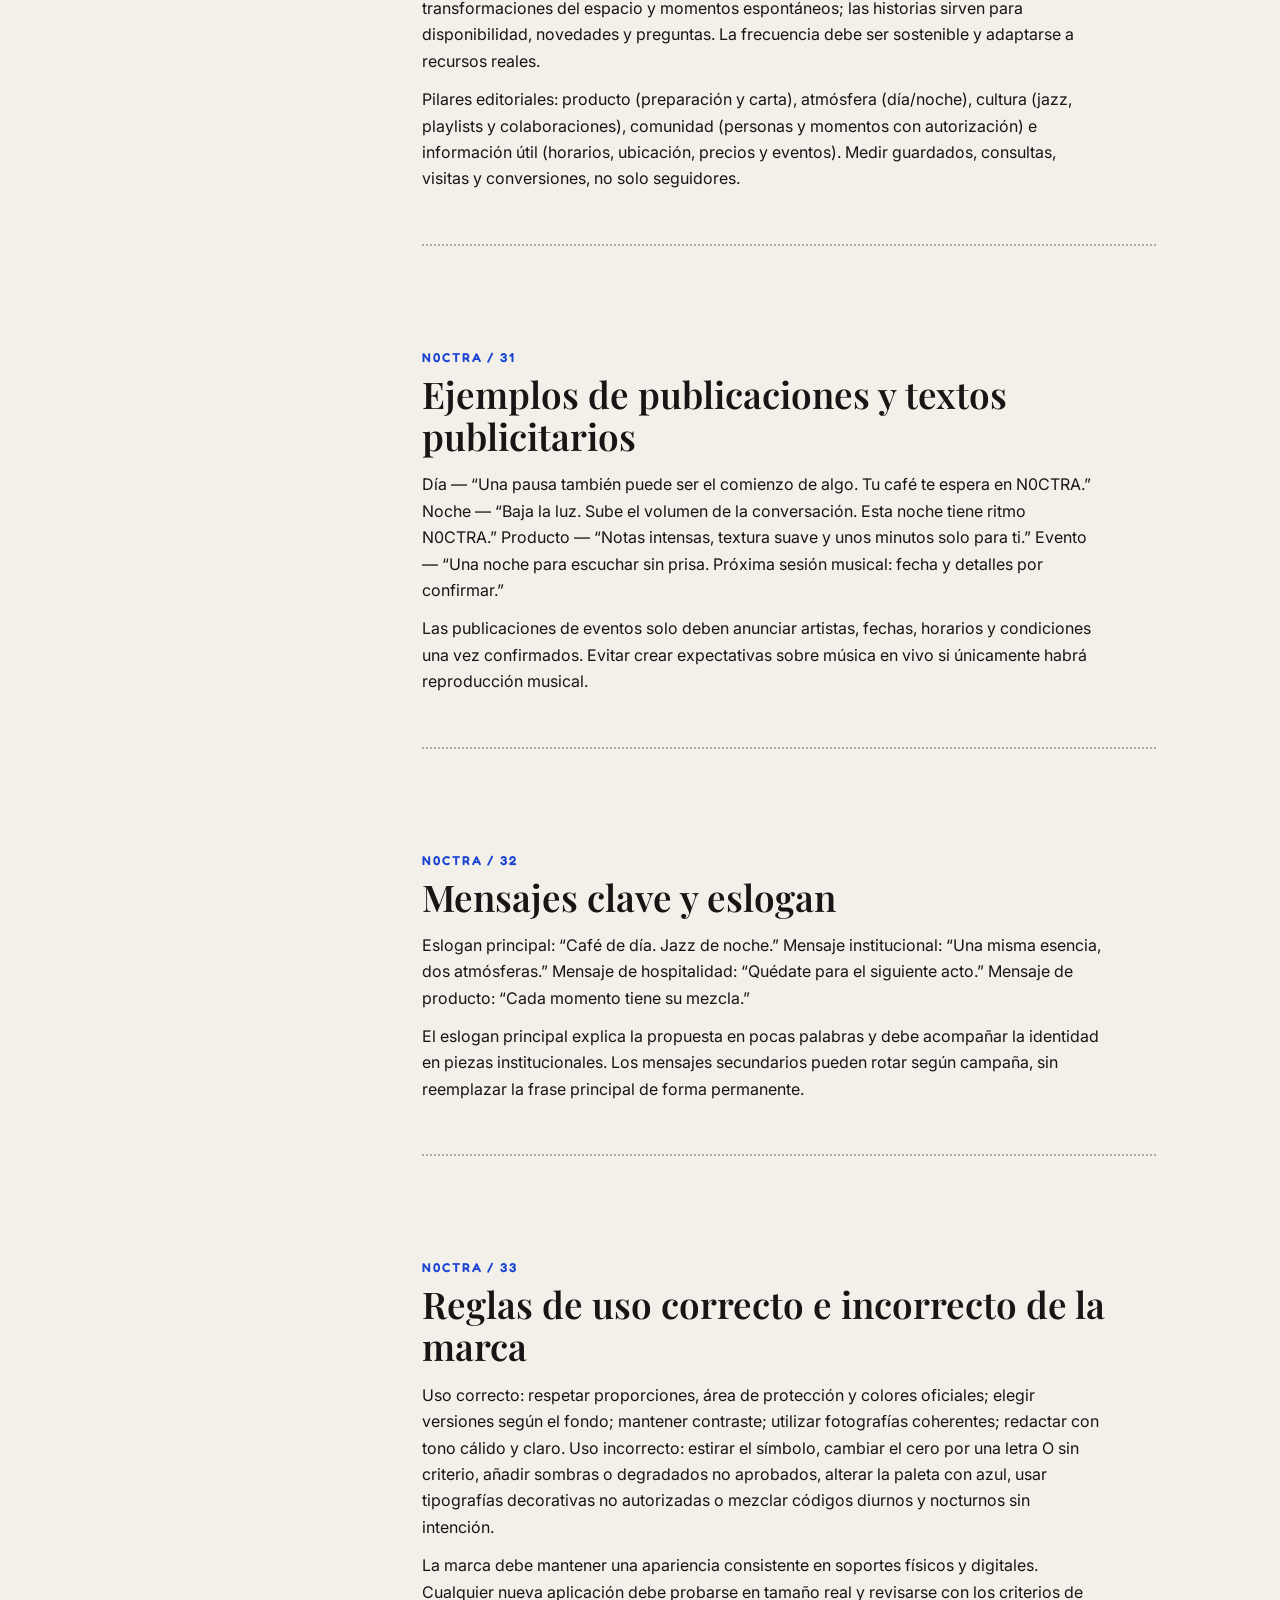
<file: brandbook.html>
<!DOCTYPE html>
<html lang="es">
<head>
  <meta charset="utf-8">
  <meta name="viewport" content="width=device-width,initial-scale=1">
  <title>Brand book &middot; N0CTRA</title>

  <link rel="icon" sizes="48x48" href="favicon.ico">
  <link rel="icon" type="image/svg+xml" href="assets/favicon.svg">
  <link rel="apple-touch-icon" href="assets/apple-touch-icon.png">
  <meta name="theme-color" content="#171615">

  <link rel="preconnect" href="https://fonts.googleapis.com">
  <link rel="stylesheet" href="https://fonts.googleapis.com/css2?family=Fredoka:wght@500;600&amp;family=Playfair+Display:ital,wght@0,500;0,600;1,500&amp;family=Inter:wght@400;500;600&amp;display=swap">
  <link rel="stylesheet" href="styles.css?v=14">

  <script>document.documentElement.classList.add('js')</script>
  <script defer src="site.js?v=14"></script>
</head>

<body>
  <header>
    <div class="wrap">
      <!-- Isotipo conceptual del brand book (cap. 17, versión sobre fondo oscuro). Reemplazar por el logotipo oficial cuando esté listo. -->
      <a class="logo" href="index.html" aria-label="N0CTRA, inicio">
        <img class="mark" src="assets/isotipo-crema.svg" width="35" height="40" alt="">
        N<span>0</span>CTRA
      </a>
      <button class="nav-toggle" type="button" aria-label="Abrir menú" aria-expanded="false" aria-controls="primary-nav">
        <span></span><span></span><span></span>
      </button>
      <nav id="primary-nav">
        <a href="index.html">Experiencias</a>
        <a href="menu.html">Men&uacute;</a>
        <a href="nosotros.html">Nosotros</a>
        <a href="promos.html">Promos</a>
        <a class="on" href="brandbook.html">Brand book</a>
        <a href="#contacto">Contacto</a>
      </nav>
    </div>
  </header>

  <main>
    <section class="hero photo sm" style="--hp:url(https://images.unsplash.com/photo-1514362545857-3bc16c4c7d1b?auto=format&amp;fit=crop&amp;w=1800&amp;q=80)">
      <div class="wrap">
        <p class="eb">Sistema de identidad &middot; Edici&oacute;n conceptual</p>
        <h1>Brand <em>Book.</em></h1>
        <p class="lead">Este manual re&uacute;ne las decisiones estrat&eacute;gicas, verbales y visuales que dan coherencia a N0CTRA. Su objetivo es que cada punto de contacto &mdash;desde una taza hasta una publicaci&oacute;n o una experiencia en el local&mdash; se sienta parte de la misma marca.</p>
      </div>
    </section>

    <div class="strip">
      <div class="wrap">
        <strong>&ldquo;La marca se reconoce incluso antes de leer el nombre.&rdquo;</strong>
        <span>Una gu&iacute;a de decisiones, no solo de colores</span>
      </div>
    </div>

    <section>
      <div class="wrap bb">
        <aside class="bi">
          <b>Fundamentos</b>
          <a href="#chapter-01">01 &middot; Introducci&oacute;n al Brand Book</a>
          <a href="#chapter-02">02 &middot; Historia de la marca</a>
          <a href="#chapter-03">03 &middot; Concepto y esencia de N0CTRA</a>
          <a href="#chapter-04">04 &middot; Prop&oacute;sito de marca</a>
          <a href="#chapter-05">05 &middot; Misi&oacute;n</a>
          <a href="#chapter-06">06 &middot; Visi&oacute;n</a>
          <a href="#chapter-07">07 &middot; Valores corporativos</a>
          <a href="#chapter-08">08 &middot; Personalidad de marca</a>
          <a href="#chapter-09">09 &middot; Tono y estilo de comunicaci&oacute;n</a>

          <b>Estrategia</b>
          <a href="#chapter-10">10 &middot; Arquetipos de marca</a>
          <a href="#chapter-11">11 &middot; P&uacute;blico objetivo</a>
          <a href="#chapter-12">12 &middot; Buyer personas</a>
          <a href="#chapter-13">13 &middot; Necesidades y motivaciones del consumidor</a>
          <a href="#chapter-14">14 &middot; Propuesta de valor &uacute;nica</a>
          <a href="#chapter-15">15 &middot; Diferenciaci&oacute;n frente a otras cafeter&iacute;as y bares</a>
          <a href="#chapter-16">16 &middot; Posicionamiento de marca</a>

          <b>Identidad visual</b>
          <a href="#chapter-17">17 &middot; Identidad visual y construcci&oacute;n del logotipo</a>
          <a href="#chapter-18">18 &middot; Versiones y usos del logotipo</a>
          <a href="#chapter-19">19 &middot; Paleta crom&aacute;tica</a>
          <a href="#chapter-20">20 &middot; Tipograf&iacute;as principales y secundarias</a>
          <a href="#chapter-21">21 &middot; Jerarqu&iacute;a tipogr&aacute;fica</a>
          <a href="#chapter-22">22 &middot; Elementos gr&aacute;ficos, ilustraciones, texturas y patrones</a>
          <a href="#chapter-23">23 &middot; Direcci&oacute;n fotogr&aacute;fica</a>

          <b>Experiencia</b>
          <a href="#chapter-24">24 &middot; Estilo visual para la cafeter&iacute;a durante el d&iacute;a</a>
          <a href="#chapter-25">25 &middot; Estilo visual para el bar durante la noche</a>
          <a href="#chapter-26">26 &middot; Aplicaciones de marca</a>
          <a href="#chapter-27">27 &middot; Dise&ntilde;o de men&uacute; y presentaci&oacute;n de productos</a>
          <a href="#chapter-28">28 &middot; Experiencia del cliente</a>
          <a href="#chapter-29">29 &middot; Personalidad del espacio f&iacute;sico</a>

          <b>Comunicaci&oacute;n</b>
          <a href="#chapter-30">30 &middot; Estrategia de comunicaci&oacute;n en redes sociales</a>
          <a href="#chapter-31">31 &middot; Ejemplos de publicaciones y textos publicitarios</a>
          <a href="#chapter-32">32 &middot; Mensajes clave y eslogan</a>

          <b>Gobernanza</b>
          <a href="#chapter-33">33 &middot; Reglas de uso correcto e incorrecto de la marca</a>
          <a href="#chapter-34">34 &middot; Checklist de consistencia visual y comunicativa</a>
        </aside>
        <div>
          <section class="bc" id="chapter-01">
            <div class="cn">N0CTRA / 01</div>
            <h3>Introducci&oacute;n al Brand Book</h3>
            <p>Este Brand Book define el sistema que permite reconocer, expresar y cuidar la identidad de N0CTRA. No es &uacute;nicamente una colecci&oacute;n de colores y logotipos: es una gu&iacute;a de decisiones. Establece c&oacute;mo debe sentirse la marca, qu&eacute; promete, c&oacute;mo habla y c&oacute;mo se traduce esa promesa en espacios, productos y comunicaci&oacute;n.</p>
            <p>El documento funciona como referencia para dise&ntilde;o, contenido, atenci&oacute;n al cliente, se&ntilde;al&eacute;tica, empaques y futuras colaboraciones. La consistencia no significa repetir exactamente la misma pieza; significa que todas las piezas comparten una intenci&oacute;n reconocible.</p>
          </section>

          <section class="bc" id="chapter-02">
            <div class="cn">N0CTRA / 02</div>
            <h3>Historia de la marca</h3>
            <p>N0CTRA parte de una observaci&oacute;n: las personas buscan espacios capaces de acompa&ntilde;ar distintos momentos de su d&iacute;a. Por la ma&ntilde;ana necesitan una pausa, un caf&eacute; bien preparado o un lugar para concentrarse; por la noche desean reunirse, escuchar m&uacute;sica y cambiar de ritmo. La marca imagina un solo lugar que recibe ambas necesidades sin dividir su personalidad.</p>
            <p>La historia aqu&iacute; descrita es narrativa conceptual para el proyecto acad&eacute;mico. No representa una fecha de fundaci&oacute;n, trayectoria comercial ni acontecimientos reales confirmados. Cuando exista una historia empresarial documentada, deber&aacute; sustituir esta versi&oacute;n sin alterar la esencia que la hace relevante: transformar el paso del d&iacute;a en una experiencia continua.</p>
          </section>

          <section class="bc" id="chapter-03">
            <div class="cn">N0CTRA / 03</div>
            <h3>Concepto y esencia de N0CTRA</h3>
            <p>N0CTRA es una casa de hospitalidad con dos atm&oacute;sferas conectadas. El caf&eacute; representa el inicio, la claridad y la creatividad; el jazz nocturno representa la pausa, la improvisaci&oacute;n y la conexi&oacute;n. La transici&oacute;n de d&iacute;a a noche se convierte en el principal recurso narrativo de la marca.</p>
            <p>Su esencia puede resumirse en tres ideas: dualidad sin contradicci&oacute;n, sofisticaci&oacute;n cercana y ritual cotidiano. La marca no pretende ser lujosa ni inaccesible; busca ofrecer una experiencia cuidada, con car&aacute;cter y sin rigidez.</p>
          </section>

          <section class="bc" id="chapter-04">
            <div class="cn">N0CTRA / 04</div>
            <h3>Prop&oacute;sito de marca</h3>
            <p>Crear un espacio donde las personas puedan cambiar de ritmo sin cambiar de lugar. N0CTRA busca hacer que una pausa ordinaria &mdash;tomar caf&eacute;, conversar, escuchar una canci&oacute;n&mdash; se convierta en un momento significativo.</p>
            <p>El prop&oacute;sito orienta decisiones concretas: una carta dise&ntilde;ada para distintos horarios, un ambiente adaptable, servicio atento y comunicaci&oacute;n que invite a permanecer. Si una acci&oacute;n no mejora la experiencia ni expresa la esencia de la marca, debe revisarse.</p>
          </section>

          <section class="bc" id="chapter-05">
            <div class="cn">N0CTRA / 05</div>
            <h3>Misi&oacute;n</h3>
            <p>Ofrecer experiencias de cafeter&iacute;a y bar que unan calidad, hospitalidad y sensibilidad est&eacute;tica, acompa&ntilde;ando a cada persona desde la calma creativa del d&iacute;a hasta la intimidad musical de la noche.</p>
            <p>La misi&oacute;n combina producto y experiencia. No basta con servir una bebida: importa la preparaci&oacute;n, la presentaci&oacute;n, el entorno y la manera en que el equipo recibe a cada visitante. La calidad debe ser constante en ambos momentos de operaci&oacute;n.</p>
          </section>

          <section class="bc" id="chapter-06">
            <div class="cn">N0CTRA / 06</div>
            <h3>Visi&oacute;n</h3>
            <p>Consolidarse como una marca reconocible por integrar caf&eacute; y cultura nocturna en una experiencia coherente, convirti&eacute;ndose en un punto de encuentro valorado por su propuesta, ambiente y atenci&oacute;n.</p>
            <p>A largo plazo, N0CTRA podr&iacute;a desarrollar eventos musicales, colaboraciones creativas, productos propios y nuevas ubicaciones. Cualquier crecimiento deber&aacute; conservar los c&oacute;digos centrales: paleta c&aacute;lida, identidad gr&aacute;fica org&aacute;nica, hospitalidad y transici&oacute;n d&iacute;a-noche.</p>
          </section>

        <section class="bc" id="chapter-07">
          <div class="cn">N0CTRA / 07</div>
          <h3>Valores corporativos</h3>
          <p>Los valores se convierten en criterios de comportamiento y no deben quedarse como palabras decorativas.</p>
          <p>Hospitalidad: hacer que cada persona se sienta bienvenida sin importar si visita el local por primera vez o es cliente frecuente. Calidad consciente: cuidar ingredientes, preparaci&oacute;n, limpieza y presentaci&oacute;n. Creatividad: proponer combinaciones y actividades con intenci&oacute;n, no por seguir tendencias. Autenticidad: comunicar lo que realmente se ofrece y no prometer experiencias inexistentes. Sensibilidad cultural: reconocer la m&uacute;sica, el dise&ntilde;o y la conversaci&oacute;n como parte de la experiencia. Consistencia: mantener el mismo nivel de atenci&oacute;n en la ma&ntilde;ana y en la noche. Responsabilidad: informar con claridad sobre precios, ingredientes, al&eacute;rgenos y consumo responsable.</p>
        </section>

        <section class="bc" id="chapter-08">
          <div class="cn">N0CTRA / 08</div>
          <h3>Personalidad de marca</h3>
          <p>N0CTRA es c&aacute;lida, art&iacute;stica, curiosa, segura y ligeramente misteriosa. Tiene criterio est&eacute;tico, pero no presume; es sofisticada, pero no distante. Puede ser tranquila durante el d&iacute;a y expresiva por la noche sin convertirse en dos personajes distintos.</p>
          <p>Si N0CTRA fuera una persona, ser&iacute;a anfitriona y observadora: recomendar&iacute;a un caf&eacute; sin imponerlo, conocer&iacute;a de m&uacute;sica y sabr&iacute;a cu&aacute;ndo dejar que la conversaci&oacute;n fluya. Evitar&iacute;a el exceso de formalidad, la estridencia y el humor forzado.</p>
        </section>

        <section class="bc" id="chapter-09">
          <div class="cn">N0CTRA / 09</div>
          <h3>Tono y estilo de comunicaci&oacute;n</h3>
          <p>La voz es cercana, sensorial y segura. Utiliza frases breves, im&aacute;genes relacionadas con el tiempo, la m&uacute;sica, los aromas y los encuentros. El lenguaje debe ser elegante pero cotidiano; nunca rebuscado ni pretencioso.</p>
          <p>De d&iacute;a: luminoso, tranquilo, creativo y acogedor. De noche: envolvente, sugerente y musical. En informaci&oacute;n operativa: directo y transparente. Ejemplo adecuado: &ldquo;Tu pausa tiene mesa.&rdquo; Ejemplo a evitar: &ldquo;La experiencia m&aacute;s exclusiva y revolucionaria de la ciudad&rdquo;, porque es grandilocuente y no demuestra una ventaja concreta.</p>
        </section>

        <section class="bc" id="chapter-10">
          <div class="cn">N0CTRA / 10</div>
          <h3>Arquetipos de marca</h3>
          <p>Arquetipo principal: el Creador. Representa la expresi&oacute;n art&iacute;stica, la experimentaci&oacute;n y el cuidado de los detalles; conecta con la carta, la m&uacute;sica y el dise&ntilde;o del espacio. Arquetipo secundario: el Anfitri&oacute;n o Cuidador. Refuerza la hospitalidad, la comodidad y la sensaci&oacute;n de pertenencia.</p>
          <p>La combinaci&oacute;n evita dos extremos: una marca creativa que resulte fr&iacute;a y una marca acogedora que parezca gen&eacute;rica. El Creador aporta diferenciaci&oacute;n; el Anfitri&oacute;n hace que esa diferenciaci&oacute;n sea accesible y humana.</p>
        </section>

        <section class="bc" id="chapter-11">
          <div class="cn">N0CTRA / 11</div>
          <h3>P&uacute;blico objetivo</h3>
          <p>El p&uacute;blico conceptual incluye adultos j&oacute;venes y adultos que valoran espacios con identidad, productos bien presentados y experiencias sociales. Entre semana puede atraer a estudiantes universitarios, profesionales independientes y personas que buscan una pausa; por la noche, a grupos peque&ntilde;os, parejas y aficionados a la m&uacute;sica o la cocteler&iacute;a.</p>
          <p>La segmentaci&oacute;n es psicogr&aacute;fica adem&aacute;s de demogr&aacute;fica: importa la b&uacute;squeda de ambiente, calidad, dise&ntilde;o y conexi&oacute;n. Las edades y h&aacute;bitos deber&aacute;n validarse con investigaci&oacute;n de mercado local antes de tomar decisiones comerciales.</p>
        </section>

        <section class="bc" id="chapter-12">
          <div class="cn">N0CTRA / 12</div>
          <h3>Buyer personas</h3>
          <p>Persona 1 &mdash; Andrea, la creativa m&oacute;vil: 24 a&ntilde;os, estudia o trabaja en proyectos creativos. Busca buen caf&eacute;, Wi-Fi confiable, luz natural y un lugar agradable para trabajar un par de horas. Descubre espacios por Instagram y valora la est&eacute;tica, pero regresa por servicio y comodidad. N0CTRA debe ofrecerle mesas funcionales, carta clara y ambiente diurno sereno.</p>
          <p>Persona 2 &mdash; Diego, el explorador social: 29 a&ntilde;os, trabaja entre semana y organiza salidas peque&ntilde;as. Busca cocteler&iacute;a bien presentada, m&uacute;sica y lugares donde se pueda conversar. Decide por recomendaciones, fotograf&iacute;as y ambiente. N0CTRA debe comunicar con claridad su propuesta nocturna y ofrecer atenci&oacute;n consistente.</p>
          <p>Persona 3 &mdash; Mariana, la anfitriona cultural: 35 a&ntilde;os, disfruta descubrir propuestas gastron&oacute;micas y eventos musicales. Valora la curadur&iacute;a, el trato y la posibilidad de compartir una experiencia distinta. Puede convertirse en clienta recurrente si la programaci&oacute;n y el servicio mantienen calidad.</p>
        </section>

        <section class="bc" id="chapter-13">
          <div class="cn">N0CTRA / 13</div>
          <h3>Necesidades y motivaciones del consumidor</h3>
          <p>Funcionales: bebidas consistentes, carta comprensible, precios visibles, higiene, comodidad, tiempos de servicio razonables y opciones para diferentes preferencias. Emocionales: sentirse a gusto, encontrar inspiraci&oacute;n, compartir una conversaci&oacute;n o desconectarse de la rutina. Sociales: descubrir un lugar con identidad y recomendarlo.</p>
          <p>La experiencia debe resolver fricciones: explicar ingredientes, ofrecer alternativas sin alcohol, indicar horarios reales, cuidar ac&uacute;stica y comodidad, y comunicar si hay eventos o reservaciones. El ambiente bonito atrae; la experiencia confiable convierte la visita en h&aacute;bito.</p>
        </section>
          <section class="bc" id="chapter-14">
            <div class="cn">N0CTRA / 14</div>
            <h3>Propuesta de valor &uacute;nica</h3>
            <p>N0CTRA integra cafeter&iacute;a y bar nocturno en una sola marca con una transici&oacute;n intencional de ambiente, carta y m&uacute;sica. Su valor no es &uacute;nicamente tener caf&eacute; y cocteles, sino construir dos rituales complementarios en un espacio reconocible.</p>
            <p>La promesa es: &ldquo;Un lugar, dos momentos memorables&rdquo;. Se materializa mediante una identidad c&aacute;lida, productos con presentaci&oacute;n cuidada, programaci&oacute;n musical y hospitalidad constante. La promesa solo ser&aacute; v&aacute;lida si la operaci&oacute;n real puede sostenerla.</p>
          </section>

          <section class="bc" id="chapter-15">
            <div class="cn">N0CTRA / 15</div>
            <h3>Diferenciaci&oacute;n frente a otras cafeter&iacute;as y bares</h3>
            <p>Frente a cafeter&iacute;as tradicionales, N0CTRA incorpora una experiencia nocturna dise&ntilde;ada con la misma atenci&oacute;n est&eacute;tica. Frente a bares gen&eacute;ricos, ofrece una identidad diurna, cultura de caf&eacute; y una atm&oacute;sfera que prioriza conversaci&oacute;n y m&uacute;sica.</p>
            <p>La diferenciaci&oacute;n debe demostrarse en elementos verificables: dise&ntilde;o de carta, selecci&oacute;n musical, calidad de preparaci&oacute;n, servicio, iluminaci&oacute;n y coherencia visual. No conviene afirmar que es &ldquo;el &uacute;nico&rdquo; o &ldquo;el mejor&rdquo; sin evidencia competitiva.</p>
          </section>

          <section class="bc" id="chapter-16">
            <div class="cn">N0CTRA / 16</div>
            <h3>Posicionamiento de marca</h3>
            <p>N0CTRA busca ocupar el territorio de cafeter&iacute;a-bar de inspiraci&oacute;n art&iacute;stica y jazz, con una personalidad c&aacute;lida, editorial y sofisticada. El territorio emocional es el cambio de ritmo; el territorio visual es la mezcla de tonos tierra, vino y crema; el territorio experiencial es la hospitalidad de d&iacute;a y noche.</p>
            <p>Declaraci&oacute;n de posicionamiento: para personas que buscan espacios con identidad donde disfrutar caf&eacute;, conversaci&oacute;n y cultura musical, N0CTRA es una casa de caf&eacute; y jazz que acompa&ntilde;a distintos momentos del d&iacute;a mediante una experiencia coherente, c&aacute;lida y cuidadosamente dise&ntilde;ada.</p>
          </section>

          <section class="bc" id="chapter-17">
            <div class="cn">N0CTRA / 17</div>
            <h3>Identidad visual y construcci&oacute;n del logotipo</h3>
            <p>La propuesta gr&aacute;fica combina un recipiente de caf&eacute; estilizado con curvas que sugieren vapor y movimiento musical. La silueta circular puede leerse como taza, copa o escenario; esta ambig&uuml;edad intencional representa la dualidad de la marca. El nombre utiliza caracteres redondeados y geom&eacute;tricos, con el cero como rasgo distintivo.</p>
            <p>El logotipo debe funcionar primero en una tinta y en tama&ntilde;os peque&ntilde;os. La versi&oacute;n propuesta en esta p&aacute;gina es una direcci&oacute;n conceptual original, no una reconstrucci&oacute;n exacta del archivo de marca existente. Se recomienda vectorizar y probar legibilidad antes de producci&oacute;n.</p>
            <div class="lv">
              <div class="ls">
                <svg aria-hidden="true" fill="none" viewbox="0 0 100 100">
                  <path d="M19 64c0-23 14-40 31-40s31 17 31 40" stroke="#1944D2" stroke-linecap="round" stroke-width="8"></path>
                  <path d="M24 63h52c-2 18-12 27-26 27S26 81 24 63Z" fill="#1944D2"></path>
                  <path d="M39 15c-7 8 7 10 0 18M57 10c-7 8 7 10 0 18" stroke="#C87526" stroke-width="4"></path>
                </svg>
                <strong>N0CTRA</strong>
                <small>Versi&oacute;n principal</small>
              </div>
              <div class="ls dk">
                <svg aria-hidden="true" fill="none" viewbox="0 0 100 100">
                  <path d="M19 64c0-23 14-40 31-40s31 17 31 40" stroke="#F3EFE9" stroke-linecap="round" stroke-width="8"></path>
                  <path d="M24 63h52c-2 18-12 27-26 27S26 81 24 63Z" fill="#F3EFE9"></path>
                  <path d="M39 15c-7 8 7 10 0 18M57 10c-7 8 7 10 0 18" stroke="#C87526" stroke-width="4"></path>
                </svg>
                <strong>N0CTRA</strong>
                <small>Versi&oacute;n sobre fondo oscuro</small>
              </div>
              <div class="ls">
                <svg aria-hidden="true" fill="none" viewbox="0 0 100 100">
                  <path d="M19 64c0-23 14-40 31-40s31 17 31 40" stroke="#1944D2" stroke-linecap="round" stroke-width="8"></path>
                  <path d="M24 63h52c-2 18-12 27-26 27S26 81 24 63Z" fill="#1944D2"></path>
                  <path d="M39 15c-7 8 7 10 0 18M57 10c-7 8 7 10 0 18" stroke="#C87526" stroke-width="4"></path>
                </svg>
                <small>Isotipo</small>
              </div>
            </div>
          </section>

          <section class="bc" id="chapter-18">
            <div class="cn">N0CTRA / 18</div>
            <h3>Versiones y usos del logotipo</h3>
            <p>Versi&oacute;n principal: s&iacute;mbolo acompa&ntilde;ado del nombre N0CTRA y el descriptor &ldquo;Caf&eacute; de d&iacute;a. Jazz de noche.&rdquo; para portadas, fachada y piezas institucionales. Versi&oacute;n simplificada: nombre sin descriptor para men&uacute;s, vasos y formatos horizontales. Isotipo: s&iacute;mbolo independiente para avatar, sello, favicon y etiquetas.</p>
            <p>Mantener un &aacute;rea de protecci&oacute;n equivalente al ancho del trazo exterior del s&iacute;mbolo. No deformar, inclinar, estirar, aplicar contornos improvisados ni colocar sobre fondos que reduzcan el contraste. Para fondos oscuros, usar versi&oacute;n crema; para fondos claros, caf&eacute; o vino.</p>
          </section>

          <section class="bc" id="chapter-19">
            <div class="cn">N0CTRA / 19</div>
            <h3>Paleta crom&aacute;tica</h3>
            <p>El azul debe seguir siendo el color de reconocimiento de N0CTRA.</p>
            <p>Azul N0CTRA &mdash; #1944D2: color distintivo, en logotipo y acentos. Crema &mdash; #F3EFE9: fondo c&aacute;lido y editorial. Negro carb&oacute;n &mdash; #171615: contraste, textos y piezas nocturnas. Topo &mdash; #B7A99A: apoyo neutro. &Aacute;mbar &mdash; #C87526: acento ambiental inspirado en la iluminaci&oacute;n c&aacute;lida.</p>
            <div class="swatches">
              <div class="swatch" style="background:#1944D2;color:#fff">#1944D2</div>
              <div class="swatch" style="background:#F3EFE9;color:#171615">#F3EFE9</div>
              <div class="swatch" style="background:#171615;color:#fff">#171615</div>
              <div class="swatch" style="background:#B7A99A;color:#171615">#B7A99A</div>
              <div class="swatch" style="background:#C87526;color:#171615">#C87526</div>
            </div>
          </section>

          <section class="bc" id="chapter-20">
            <div class="cn">N0CTRA / 20</div>
            <h3>Tipograf&iacute;as principales y secundarias</h3>
            <p>Playfair Display aporta una voz editorial y cultural en titulares; Syne se utiliza para el logotipo y titulares breves de car&aacute;cter; DM Sans sostiene lectura, navegaci&oacute;n, fichas de producto y textos extensos.</p>
            <p>Las fuentes web se cargan desde Google Fonts en este prototipo; para impresi&oacute;n o uso comercial se deben revisar licencias, disponibilidad y alternativas locales. La tipograf&iacute;a no debe competir con la fotograf&iacute;a ni reducir legibilidad.</p>
          </section>

          <section class="bc" id="chapter-21">
            <div class="cn">N0CTRA / 21</div>
            <h3>Jerarqu&iacute;a tipogr&aacute;fica</h3>
            <p>Titulares principales: Playfair Display, peso medio, gran escala y frases cortas. Encabezados secundarios: Playfair Display o Syne, seg&uacute;n el car&aacute;cter de la secci&oacute;n. Cuerpo: DM Sans de 15&ndash;17 px en web, interlineado generoso. Etiquetas: DM Sans en may&uacute;sculas, tama&ntilde;o peque&ntilde;o y tracking amplio.</p>
            <p>La jerarqu&iacute;a se construye con tama&ntilde;o, peso y espacio, no con demasiados estilos simult&aacute;neos. Evitar p&aacute;rrafos largos en may&uacute;sculas y no utilizar m&aacute;s de tres familias tipogr&aacute;ficas dentro de una misma pieza.</p>
          </section>

          <section class="bc" id="chapter-22">
            <div class="cn">N0CTRA / 22</div>
            <h3>Elementos gr&aacute;ficos, ilustraciones, texturas y patrones</h3>
            <p>El sistema puede incorporar l&iacute;neas curvas inspiradas en vapor, ondas de sonido, surcos de vinilo y el movimiento de una copa. Las ilustraciones deben parecer trazos manuales controlados, con imperfecciones sutiles y una paleta limitada.</p>
            <p>Texturas sugeridas: papel sin estucar, grano fotogr&aacute;fico fino, madera, lino y terciopelo. Los patrones pueden alternar ondas, c&iacute;rculos y peque&ntilde;as marcas r&iacute;tmicas. Evitar notas musicales literales en exceso, clipart y recursos visuales infantiles.</p>
          </section>

          <section class="bc" id="chapter-23">
            <div class="cn">N0CTRA / 23</div>
            <h3>Direcci&oacute;n fotogr&aacute;fica</h3>
            <p>La fotograf&iacute;a debe sentirse editorial, realista y sensorial. Priorizar luz disponible, encuadres cercanos, superficies con textura y escenas de uso aut&eacute;nticas. Mostrar manos preparando caf&eacute;, vapor, cristaler&iacute;a, postres, detalles del mobiliario y personas conversando sin posar de manera artificial.</p>
            <p>La edici&oacute;n debe conservar tonos c&aacute;lidos sin volver anaranjadas las pieles ni alterar el color real de los productos. Evitar saturaci&oacute;n excesiva, filtros fr&iacute;os, fotograf&iacute;as gen&eacute;ricas de stock que no correspondan al local y composiciones demasiado recargadas.</p>
          </section>

          <section class="bc" id="chapter-24">
            <div class="cn">N0CTRA / 24</div>
            <h3>Estilo visual para la cafeter&iacute;a durante el d&iacute;a</h3>
            <p>La versi&oacute;n diurna se apoya en crema, arena y terracota. La luz es natural o difusa; las superficies muestran madera clara, cer&aacute;mica y papel. Las im&aacute;genes deben transmitir calma activa: alguien leyendo, trabajando, conversando o disfrutando un caf&eacute;.</p>
            <p>La se&ntilde;alizaci&oacute;n diurna debe ser clara y funcional. La carta prioriza caf&eacute;s, bebidas especiales y reposter&iacute;a; los textos son ligeros y descriptivos. El objetivo es crear un entorno que invite a quedarse sin perder comodidad ni facilidad de servicio.</p>
          </section>

          <section class="bc" id="chapter-25">
            <div class="cn">N0CTRA / 25</div>
            <h3>Estilo visual para el bar durante la noche</h3>
            <p>La versi&oacute;n nocturna profundiza el caf&eacute; oscuro y el rojo vino, con acentos terracota y reflejos &aacute;mbar. La iluminaci&oacute;n es localizada y c&aacute;lida; el terciopelo, la madera oscura y la cristaler&iacute;a aportan textura.</p>
            <p>La m&uacute;sica debe permitir conversaci&oacute;n y formar parte de la identidad. La comunicaci&oacute;n nocturna puede usar im&aacute;genes con sombras y contraste, pero los productos y precios deben seguir siendo visibles. La elegancia se logra con control y coherencia, no con oscuridad excesiva.</p>
          </section>

          <section class="bc" id="chapter-26">
            <div class="cn">N0CTRA / 26</div>
            <h3>Aplicaciones de marca</h3>
            <p>Vasos para llevar: s&iacute;mbolo en una tinta y nombre en proporci&oacute;n legible. Tazas: isotipo peque&ntilde;o en el frente y color crema o caf&eacute;. Copas: grabado discreto o impresi&oacute;n resistente autorizada. Servilletas: patr&oacute;n de ondas y s&iacute;mbolo. Empaques: papel kraft o crema con sello vino. Men&uacute;s: formato editorial con categor&iacute;as diferenciadas por horario. Uniformes: delantal caf&eacute; o vino, bordado peque&ntilde;o. Se&ntilde;al&eacute;tica: letras de alto contraste y materiales coherentes con el espacio.</p>
            <p>Antes de producir, realizar pruebas de color, resistencia al lavado, legibilidad a escala y costos. No asumir que todos los materiales aceptan la misma t&eacute;cnica de impresi&oacute;n.</p>
            <div class="ag">
              <div class="ap"><b>Taza de cer&aacute;mica</b><span>Isotipo &middot; grabado</span></div>
              <div class="ap"><b>Vaso para llevar</b><span>Marca &middot; una tinta</span></div>
              <div class="ap"><b>Men&uacute; editorial</b><span>Ret&iacute;cula &middot; categor&iacute;as</span></div>
              <div class="ap"><b>Delantal</b><span>Bordado discreto</span></div>
            </div>
          </section>

          <section class="bc" id="chapter-27">
            <div class="cn">N0CTRA / 27</div>
            <h3>Dise&ntilde;o de men&uacute; y presentaci&oacute;n de productos</h3>
            <p>La carta debe organizarse por ocasi&oacute;n y categor&iacute;a: caf&eacute;, bebidas especiales, postres, cocteler&iacute;a y alternativas sin alcohol. Cada producto necesita nombre, descripci&oacute;n breve, precio, tama&ntilde;o y advertencias de al&eacute;rgenos cuando corresponda.</p>
            <p>Las fotograf&iacute;as son apoyo, no sustituto de la informaci&oacute;n. Mantener precios alineados, nombres f&aacute;ciles de identificar y descripciones que expliquen sabor o preparaci&oacute;n sin promesas exageradas. La carta nocturna puede tener una composici&oacute;n m&aacute;s oscura, pero debe conservar la misma ret&iacute;cula y tipograf&iacute;a.</p>
          </section>

          <section class="bc" id="chapter-28">
            <div class="cn">N0CTRA / 28</div>
            <h3>Experiencia del cliente</h3>
            <p>El recorrido comienza con el descubrimiento digital, contin&uacute;a con la llegada, bienvenida, elecci&oacute;n, consumo y despedida. Cada etapa debe sentirse coherente. En el d&iacute;a, orientar sin interrumpir; en la noche, recomendar con conocimiento y atender con discreci&oacute;n.</p>
            <p>Momentos clave: saludo oportuno, men&uacute; legible, explicaci&oacute;n de especialidades, tiempos comunicados con honestidad, limpieza visible, pago sencillo y despedida amable. Recoger comentarios permite detectar oportunidades de mejora y comprobar si la promesa de marca se cumple.</p>
          </section>

          <section class="bc" id="chapter-29">
            <div class="cn">N0CTRA / 29</div>
            <h3>Personalidad del espacio f&iacute;sico</h3>
            <p>El espacio debe sentirse como una casa creativa con dos escenas. La base material permanece &mdash;madera, texturas naturales y mobiliario c&oacute;modo&mdash; mientras cambian iluminaci&oacute;n, m&uacute;sica, distribuci&oacute;n de la barra y peque&ntilde;os acentos visuales.</p>
            <p>La transici&oacute;n no debe depender de una remodelaci&oacute;n diaria. Puede resolverse con escenas de iluminaci&oacute;n, playlist, velas LED donde sea seguro, cambio de carta y activaci&oacute;n de la barra. La ac&uacute;stica, accesibilidad, ventilaci&oacute;n y comodidad deben priorizarse por encima de la decoraci&oacute;n.</p>
          </section>

          <section class="bc" id="chapter-30">
            <div class="cn">N0CTRA / 30</div>
            <h3>Estrategia de comunicaci&oacute;n en redes sociales</h3>
            <p>Instagram funciona como escaparate visual y agenda; TikTok permite mostrar procesos, transformaciones del espacio y momentos espont&aacute;neos; las historias sirven para disponibilidad, novedades y preguntas. La frecuencia debe ser sostenible y adaptarse a recursos reales.</p>
            <p>Pilares editoriales: producto (preparaci&oacute;n y carta), atm&oacute;sfera (d&iacute;a/noche), cultura (jazz, playlists y colaboraciones), comunidad (personas y momentos con autorizaci&oacute;n) e informaci&oacute;n &uacute;til (horarios, ubicaci&oacute;n, precios y eventos). Medir guardados, consultas, visitas y conversiones, no solo seguidores.</p>
          </section>

          <section class="bc" id="chapter-31">
            <div class="cn">N0CTRA / 31</div>
            <h3>Ejemplos de publicaciones y textos publicitarios</h3>
            <p>D&iacute;a &mdash; &ldquo;Una pausa tambi&eacute;n puede ser el comienzo de algo. Tu caf&eacute; te espera en N0CTRA.&rdquo; Noche &mdash; &ldquo;Baja la luz. Sube el volumen de la conversaci&oacute;n. Esta noche tiene ritmo N0CTRA.&rdquo; Producto &mdash; &ldquo;Notas intensas, textura suave y unos minutos solo para ti.&rdquo; Evento &mdash; &ldquo;Una noche para escuchar sin prisa. Pr&oacute;xima sesi&oacute;n musical: fecha y detalles por confirmar.&rdquo;</p>
            <p>Las publicaciones de eventos solo deben anunciar artistas, fechas, horarios y condiciones una vez confirmados. Evitar crear expectativas sobre m&uacute;sica en vivo si &uacute;nicamente habr&aacute; reproducci&oacute;n musical.</p>
          </section>

          <section class="bc" id="chapter-32">
            <div class="cn">N0CTRA / 32</div>
            <h3>Mensajes clave y eslogan</h3>
            <p>Eslogan principal: &ldquo;Caf&eacute; de d&iacute;a. Jazz de noche.&rdquo; Mensaje institucional: &ldquo;Una misma esencia, dos atm&oacute;sferas.&rdquo; Mensaje de hospitalidad: &ldquo;Qu&eacute;date para el siguiente acto.&rdquo; Mensaje de producto: &ldquo;Cada momento tiene su mezcla.&rdquo;</p>
            <p>El eslogan principal explica la propuesta en pocas palabras y debe acompa&ntilde;ar la identidad en piezas institucionales. Los mensajes secundarios pueden rotar seg&uacute;n campa&ntilde;a, sin reemplazar la frase principal de forma permanente.</p>
          </section>

          <section class="bc" id="chapter-33">
            <div class="cn">N0CTRA / 33</div>
            <h3>Reglas de uso correcto e incorrecto de la marca</h3>
            <p>Uso correcto: respetar proporciones, &aacute;rea de protecci&oacute;n y colores oficiales; elegir versiones seg&uacute;n el fondo; mantener contraste; utilizar fotograf&iacute;as coherentes; redactar con tono c&aacute;lido y claro. Uso incorrecto: estirar el s&iacute;mbolo, cambiar el cero por una letra O sin criterio, a&ntilde;adir sombras o degradados no aprobados, alterar la paleta con azul, usar tipograf&iacute;as decorativas no autorizadas o mezclar c&oacute;digos diurnos y nocturnos sin intenci&oacute;n.</p>
            <p>La marca debe mantener una apariencia consistente en soportes f&iacute;sicos y digitales. Cualquier nueva aplicaci&oacute;n debe probarse en tama&ntilde;o real y revisarse con los criterios de legibilidad, contraste, accesibilidad y coherencia.</p>
          </section>

          <section class="bc" id="chapter-34">
            <div class="cn">N0CTRA / 34</div>
            <h3>Checklist de consistencia visual y comunicativa</h3>
            <p>Antes de publicar o producir, comprobar: &iquest;se utiliza el logotipo correcto y sin deformaciones? &iquest;La paleta respeta los cinco colores definidos? &iquest;La tipograf&iacute;a mantiene jerarqu&iacute;a y legibilidad? &iquest;La fotograf&iacute;a parece parte del universo N0CTRA? &iquest;El contenido corresponde al momento del d&iacute;a? &iquest;El tono es c&aacute;lido, seguro y natural? &iquest;Los precios, horarios y datos son reales y est&aacute;n actualizados? &iquest;Se informan al&eacute;rgenos y opciones sin alcohol cuando aplica? &iquest;La experiencia prometida puede cumplirse?</p>
            <p>Este checklist debe utilizarse en redes, men&uacute;s, empaques, eventos, se&ntilde;al&eacute;tica y futuras campa&ntilde;as. La consistencia se demuestra cuando una persona reconoce N0CTRA incluso antes de leer el nombre.</p>
          </section>
        </div>
      </div>
    </section>

    <section class="blue" id="contacto">
      <div class="wrap cgrid">
        <div>
          <p class="eb">Nos encantar&aacute; leerte</p>
          <h2>La conversaci&oacute;n sigue aqu&iacute;.</h2>
          <p>Para colaboraciones, eventos, dudas o simplemente para saludar, este espacio est&aacute; abierto. Los datos reales de contacto y redes quedan pendientes de confirmar.</p>

          <div class="cd">
            <div>
              <b>Ubicaci&oacute;n</b><br>
              Le&oacute;n, Guanajuato
            </div>
            <div>
              <b>Horario</b><br>
              Caf&eacute;: 8:00 &ndash; 20:00<br>
              Bar: 20:00 &ndash; 3:00
            </div>
            <div>
              <b>Correo</b><br>
              <a href="mailto:noctracafe@gmail.com">noctracafe@gmail.com</a>
            </div>
            <div>
              <b>Instagram</b><br>
              <a href="https://www.instagram.com/pau.eliosty/" target="_blank" rel="noopener noreferrer">@pau.eliosty</a>
            </div>
          </div>
        </div>

        <form class="cf" action="https://formspree.io/f/moedndqz" method="POST">
          <input aria-label="Tu nombre" name="name" placeholder="Tu nombre" required>
          <input aria-label="Correo electr&oacute;nico" name="_replyto" placeholder="Correo electr&oacute;nico" required type="email">
          <input name="_subject" type="hidden" value="Mensaje desde el sitio de N0CTRA">
          <textarea aria-label="Mensaje" name="message" placeholder="Cu&eacute;ntanos qu&eacute; tienes en mente" required></textarea>
          <button class="btn" type="submit">
            Enviar mensaje
            <span class="arrow-icon" aria-hidden="true">
              <svg viewBox="0 0 20 20">
                <path d="M5 15 15 5M6 5h9v9"/>
              </svg>
            </span>
          </button>
        </form>
      </div>
    </section>
  </main>

  <footer>
    <div class="wrap">
      <div class="fg">
        <div>
          <a class="logo" href="index.html" style="text-decoration:none">N<span>0</span>CTRA</a>
          <p>Caf&eacute; de d&iacute;a. Jazz de noche. Una misma esencia que cambia con la luz y permanece en los detalles.</p>
        </div>
        <div>
          <h4>Explora</h4>
          <a href="index.html">Experiencias</a>
          <a href="menu.html">Men&uacute;</a>
          <a href="nosotros.html">Nosotros</a>
          <a href="brandbook.html">Brand book</a>
        </div>
        <div>
          <h4>Encu&eacute;ntranos</h4>
          <a href="#contacto">Contacto</a>
          <a href="mailto:noctracafe@gmail.com">noctracafe@gmail.com</a>
          <a href="https://www.instagram.com/pau.eliosty/" target="_blank" rel="noopener noreferrer">@pau.eliosty</a>
        </div>
      </div>

      <div class="copy">
        <span>&copy; 2026 N0CTRA &middot; Propuesta de identidad</span>
        <span>Dise&ntilde;ado para vivir cada momento.</span>
      </div>
    </div>
  </footer>
</body>
</html>
</file>
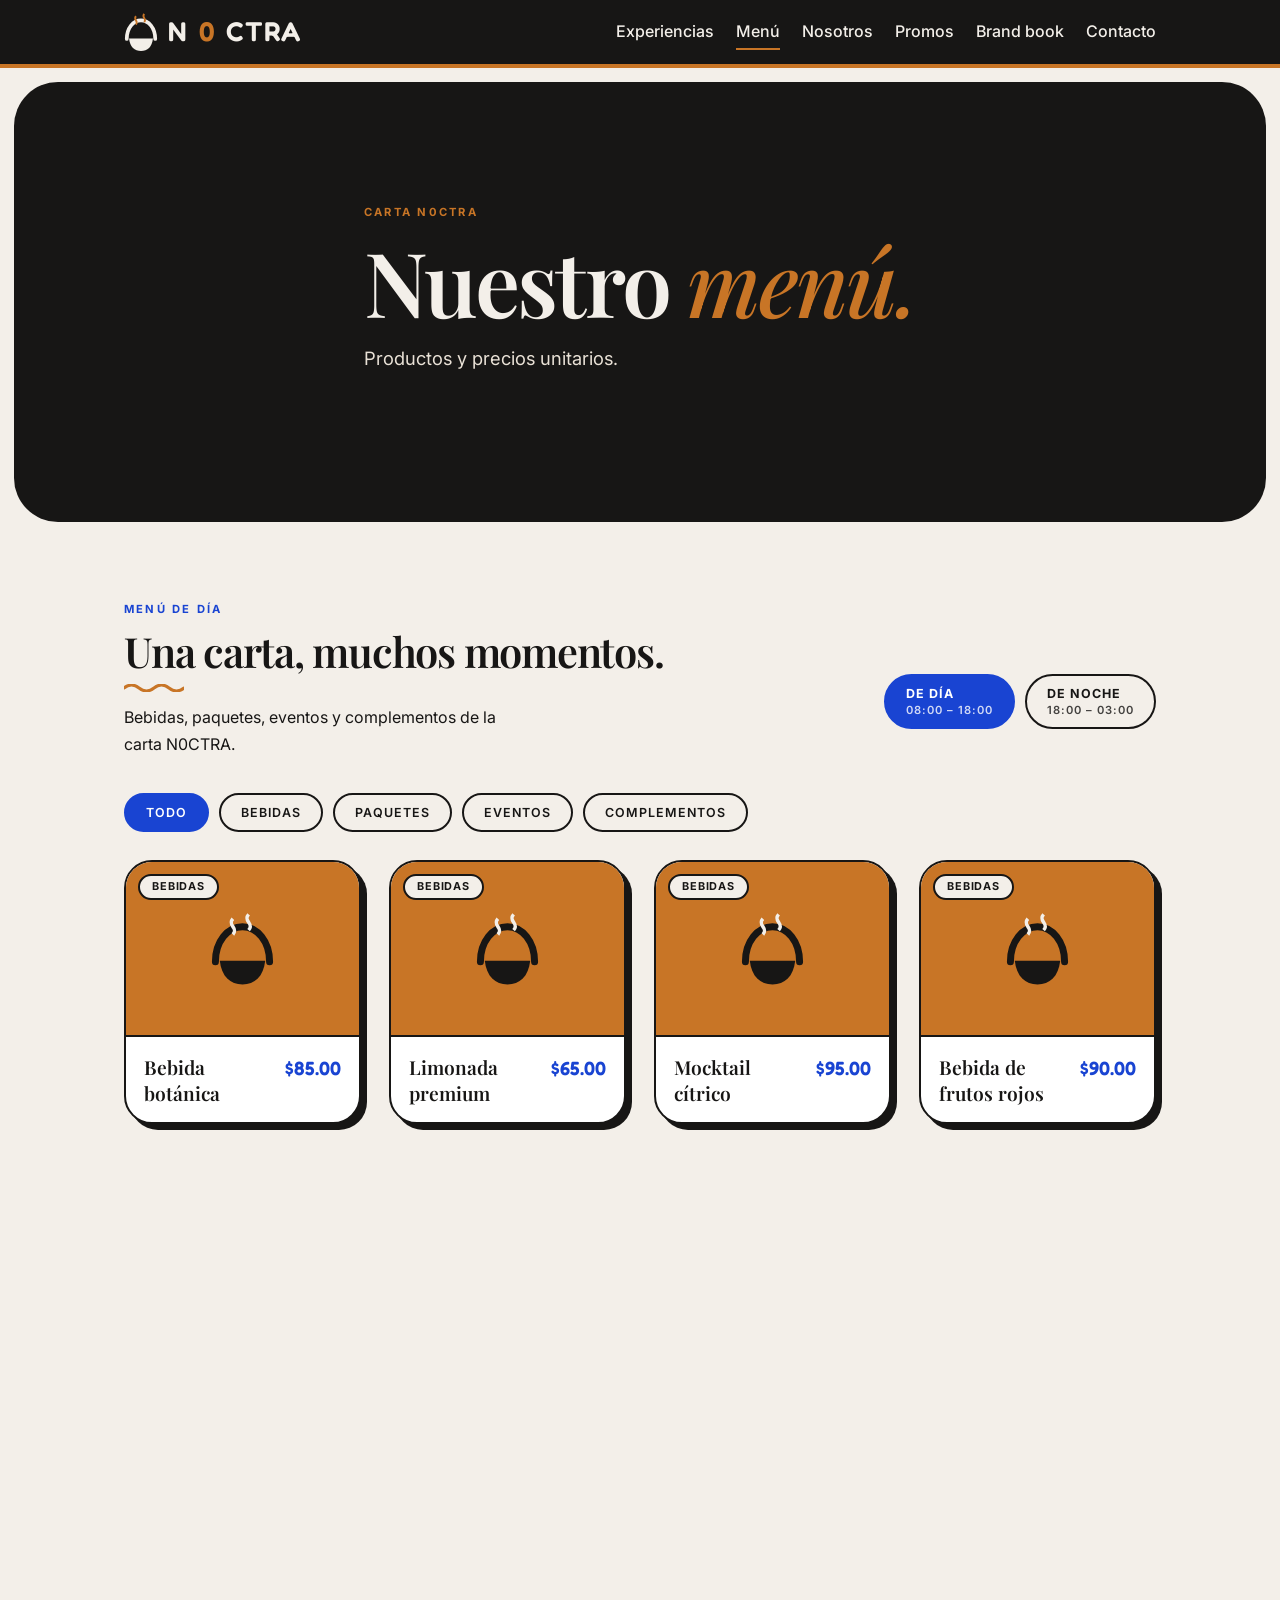
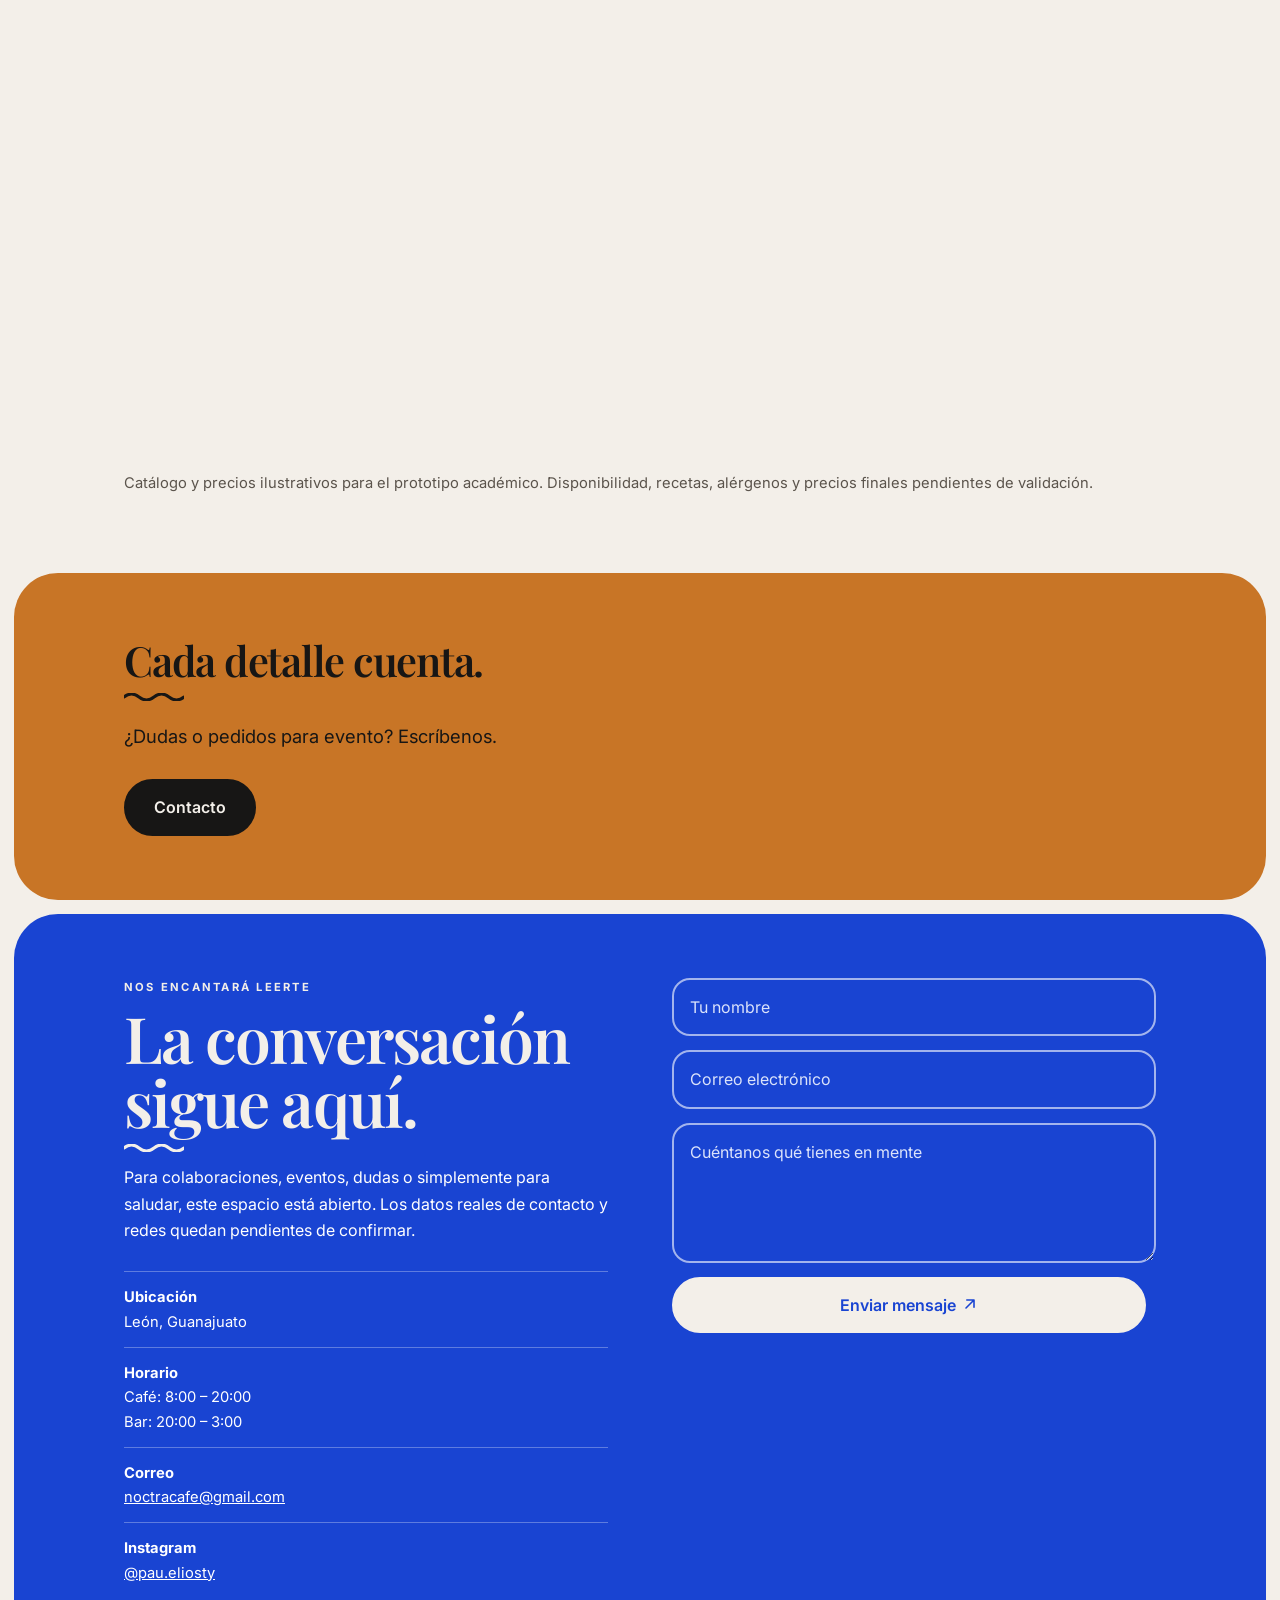
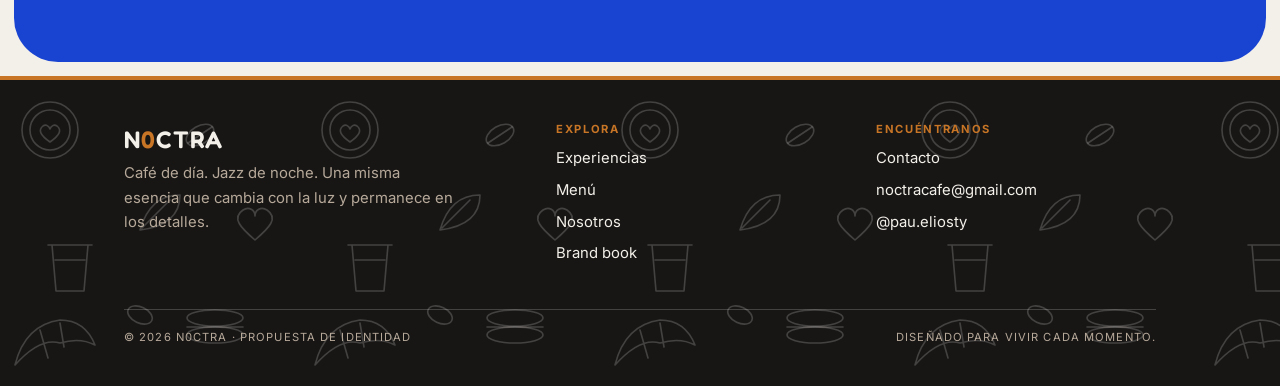
<file: menu.html>
<!DOCTYPE html>
<html lang="es">
<head>
  <meta charset="utf-8">
  <meta name="viewport" content="width=device-width, initial-scale=1">
  <title>Men&uacute; &middot; N0CTRA</title>

  <link href="favicon.ico" rel="icon" sizes="48x48">
  <link href="assets/favicon.svg" rel="icon" type="image/svg+xml">
  <link href="assets/apple-touch-icon.png" rel="apple-touch-icon">
  <meta name="theme-color" content="#171615">

  <link href="https://fonts.googleapis.com" rel="preconnect">
  <link href="https://fonts.googleapis.com/css2?family=Fredoka:wght@500;600&amp;family=Playfair+Display:ital,wght@0,500;0,600;1,500&amp;family=Inter:wght@400;500;600&amp;display=swap" rel="stylesheet">
  <link href="styles.css?v=14" rel="stylesheet">

  <script>
    document.documentElement.classList.add('js');
  </script>
  <script defer src="site.js?v=14"></script>
</head>

<body>
  <header>
    <div class="wrap">
      <!-- Isotipo conceptual del brand book (cap. 17, versión sobre fondo oscuro). Reemplazar por el logotipo oficial cuando esté listo. -->
      <a aria-label="N0CTRA, inicio" class="logo" href="index.html">
        <img alt="" class="mark" height="40" src="assets/isotipo-crema.svg" width="35">
        N<span>0</span>CTRA
      </a>

      <button class="nav-toggle" type="button" aria-label="Abrir menú" aria-expanded="false" aria-controls="primary-nav">
        <span></span><span></span><span></span>
      </button>
      <nav id="primary-nav">
        <a href="index.html">Experiencias</a>
        <a class="on" href="menu.html">Men&uacute;</a>
        <a href="nosotros.html">Nosotros</a>
        <a href="promos.html">Promos</a>
        <a href="brandbook.html">Brand book</a>
        <a href="#contacto">Contacto</a>
      </nav>
    </div>
  </header>

  <main>
    <section class="hero photo sm" style="--hp:url(https://images.unsplash.com/photo-1442512595331-e89e73853f31?auto=format&amp;fit=crop&amp;w=1800&amp;q=80)">
      <div class="wrap">
        <p class="eb">Carta N0CTRA</p>
        <h1>Nuestro <em>men&uacute;.</em></h1>
        <p class="lead">Productos y precios unitarios.</p>
      </div>
    </section>

    <section class="menu-section" id="carta">
      <div class="wrap">
        <div class="sh menu-heading">
          <div>
            <p class="eb" id="menu-kicker">Men&uacute; de d&iacute;a</p>
            <h2>Una carta, muchos momentos.</h2>
            <p id="menu-description">Caf&eacute;, bebidas especiales y algo dulce para acompa&ntilde;ar tus horas creativas.</p>
          </div>
          <div class="filters moment-switch" id="menu-moments" role="group" aria-label="Elegir men&uacute;">
            <button class="filter moment-button active" type="button" data-moment="dia" aria-pressed="true">
              <strong>De d&iacute;a</strong><small>08:00 &ndash; 18:00</small>
            </button>
            <button class="filter moment-button" type="button" data-moment="noche" aria-pressed="false">
              <strong>De noche</strong><small>18:00 &ndash; 03:00</small>
            </button>
          </div>
        </div>

        <div class="filters" id="filters" aria-label="Filtrar productos"></div>
        <div class="grid" id="menu-grid" aria-live="polite">
          <article class="dish menu-dish" data-moment="dia noche" data-cat="bebidas">
            <img alt="Imagen de ejemplo: Bebida bot&aacute;nica" loading="lazy" onerror="this.onerror=null;this.src='assets/placeholder.svg'" src="https://images.unsplash.com/photo-1551538827-9c037cb4f32a?auto=format&amp;fit=crop&amp;w=700&amp;q=80">
            <span class="tag">Bebidas</span><div class="inf"><h3>Bebida bot&aacute;nica</h3><span class="p">$85.00</span></div>
          </article>
          <article class="dish menu-dish" data-moment="dia noche" data-cat="bebidas">
            <img alt="Imagen de ejemplo: Limonada premium" loading="lazy" onerror="this.onerror=null;this.src='assets/placeholder.svg'" src="https://images.unsplash.com/photo-1592685864704-91b3d2b8c24a?auto=format&amp;fit=crop&amp;w=700&amp;q=80">
            <span class="tag">Bebidas</span><div class="inf"><h3>Limonada premium</h3><span class="p">$65.00</span></div>
          </article>
          <article class="dish menu-dish" data-moment="dia noche" data-cat="bebidas">
            <img alt="Imagen de ejemplo: Mocktail c&iacute;trico" loading="lazy" onerror="this.onerror=null;this.src='assets/placeholder.svg'" src="https://images.unsplash.com/photo-1470337458703-46ad1756a187?auto=format&amp;fit=crop&amp;w=700&amp;q=80">
            <span class="tag">Bebidas</span><div class="inf"><h3>Mocktail c&iacute;trico</h3><span class="p">$95.00</span></div>
          </article>
          <article class="dish menu-dish" data-moment="dia noche" data-cat="bebidas">
            <img alt="Imagen de ejemplo: Bebida de frutos rojos" loading="lazy" onerror="this.onerror=null;this.src='assets/placeholder.svg'" src="https://images.unsplash.com/photo-1533134242443-d4fd215305ad?auto=format&amp;fit=crop&amp;w=700&amp;q=80">
            <span class="tag">Bebidas</span><div class="inf"><h3>Bebida de frutos rojos</h3><span class="p">$90.00</span></div>
          </article>
          <article class="dish menu-dish" data-moment="dia noche" data-cat="bebidas">
            <img alt="Imagen de ejemplo: T&eacute; fr&iacute;o artesanal" loading="lazy" onerror="this.onerror=null;this.src='assets/placeholder.svg'" src="https://images.unsplash.com/photo-1461023058943-07fcbe16d735?auto=format&amp;fit=crop&amp;w=700&amp;q=80">
            <span class="tag">Bebidas</span><div class="inf"><h3>T&eacute; fr&iacute;o artesanal</h3><span class="p">$70.00</span></div>
          </article>
          <article class="dish menu-dish" data-moment="dia noche" data-cat="bebidas">
            <img alt="Imagen de ejemplo: Agua infusionada" loading="lazy" onerror="this.onerror=null;this.src='assets/placeholder.svg'" src="https://images.unsplash.com/photo-1584434990309-08ab4084538c?auto=format&amp;fit=crop&amp;w=700&amp;q=80">
            <span class="tag">Bebidas</span><div class="inf"><h3>Agua infusionada</h3><span class="p">$55.00</span></div>
          </article>
          <article class="dish menu-dish" data-moment="dia noche" data-cat="paquetes">
            <img alt="Imagen de ejemplo: Kit de bebidas para evento" loading="lazy" onerror="this.onerror=null;this.src='assets/placeholder.svg'" src="https://images.unsplash.com/photo-1514933651103-005eec06c04b?auto=format&amp;fit=crop&amp;w=700&amp;q=80">
            <span class="tag">Paquetes</span><div class="inf"><h3>Kit de bebidas para evento</h3><span class="p">$680.00</span></div>
          </article>
          <article class="dish menu-dish" data-moment="dia noche" data-cat="eventos">
            <img alt="Imagen de ejemplo: Barra de bebidas sin alcohol" loading="lazy" onerror="this.onerror=null;this.src='assets/placeholder.svg'" src="https://images.unsplash.com/photo-1514362545857-3bc16c4c7d1b?auto=format&amp;fit=crop&amp;w=700&amp;q=80">
            <span class="tag">Eventos</span><div class="inf"><h3>Barra de bebidas sin alcohol</h3><span class="p">$1,850.00</span></div>
          </article>
          <article class="dish menu-dish" data-moment="dia noche" data-cat="paquetes">
            <img alt="Imagen de ejemplo: Paquete empresarial" loading="lazy" onerror="this.onerror=null;this.src='assets/placeholder.svg'" src="https://images.unsplash.com/photo-1442512595331-e89e73853f31?auto=format&amp;fit=crop&amp;w=700&amp;q=80">
            <span class="tag">Paquetes</span><div class="inf"><h3>Paquete empresarial</h3><span class="p">$1,250.00</span></div>
          </article>
          <article class="dish menu-dish" data-moment="dia noche" data-cat="complementos">
            <img alt="Imagen de ejemplo: Vaso personalizado" loading="lazy" onerror="this.onerror=null;this.src='assets/placeholder.svg'" src="https://images.unsplash.com/photo-1534778101976-62847782c213?auto=format&amp;fit=crop&amp;w=700&amp;q=80">
            <span class="tag">Complementos</span><div class="inf"><h3>Vaso personalizado</h3><span class="p">$45.00</span></div>
          </article>
          <article class="dish menu-dish" data-moment="dia noche" data-cat="complementos">
            <img alt="Imagen de ejemplo: Jarabe artesanal" loading="lazy" onerror="this.onerror=null;this.src='assets/placeholder.svg'" src="https://images.unsplash.com/photo-1570968915860-54d5c301fa9f?auto=format&amp;fit=crop&amp;w=700&amp;q=80">
            <span class="tag">Complementos</span><div class="inf"><h3>Jarabe artesanal</h3><span class="p">$110.00</span></div>
          </article>
          <article class="dish menu-dish" data-moment="dia noche" data-cat="complementos">
            <img alt="Imagen de ejemplo: Concentrado natural" loading="lazy" onerror="this.onerror=null;this.src='assets/placeholder.svg'" src="https://images.unsplash.com/photo-1510591509098-f4fdc6d0ff04?auto=format&amp;fit=crop&amp;w=700&amp;q=80">
            <span class="tag">Complementos</span><div class="inf"><h3>Concentrado natural</h3><span class="p">$135.00</span></div>
          </article>
          <article class="dish menu-dish" data-moment="dia noche" data-cat="paquetes">
            <img alt="Imagen de ejemplo: Paquete degustaci&oacute;n" loading="lazy" onerror="this.onerror=null;this.src='assets/placeholder.svg'" src="https://images.unsplash.com/photo-1445116572660-236099ec97a0?auto=format&amp;fit=crop&amp;w=700&amp;q=80">
            <span class="tag">Paquetes</span><div class="inf"><h3>Paquete degustaci&oacute;n</h3><span class="p">$320.00</span></div>
          </article>
          <article class="dish menu-dish" data-moment="dia noche" data-cat="eventos">
            <img alt="Imagen de ejemplo: Servicio para evento" loading="lazy" onerror="this.onerror=null;this.src='assets/placeholder.svg'" src="https://images.unsplash.com/photo-1514933651103-005eec06c04b?auto=format&amp;fit=crop&amp;w=700&amp;q=80">
            <span class="tag">Eventos</span><div class="inf"><h3>Servicio para evento</h3><span class="p">$2,200.00</span></div>
          </article>
          <article class="dish menu-dish" data-moment="dia noche" data-cat="paquetes">
            <img alt="Imagen de ejemplo: Caja de bebidas premium" loading="lazy" onerror="this.onerror=null;this.src='assets/placeholder.svg'" src="https://images.unsplash.com/photo-1578985545062-69928b1d9587?auto=format&amp;fit=crop&amp;w=700&amp;q=80">
            <span class="tag">Paquetes</span><div class="inf"><h3>Caja de bebidas premium</h3><span class="p">$540.00</span></div>
          </article>
        </div>
        <p class="note">Cat&aacute;logo y precios ilustrativos para el prototipo acad&eacute;mico. Disponibilidad, recetas, al&eacute;rgenos y precios finales pendientes de validaci&oacute;n.</p>
      </div>
    </section>

    <section class="band">
      <div class="wrap">
        <h2>Cada detalle cuenta.</h2>
        <p class="lead">&iquest;Dudas o pedidos para evento? Escr&iacute;benos.</p>
        <a class="btn" href="#contacto">Contacto</a>
      </div>
    </section>

    <section class="blue" id="contacto">
      <div class="wrap cgrid">
        <div>
          <p class="eb">Nos encantar&aacute; leerte</p>
          <h2>La conversaci&oacute;n sigue aqu&iacute;.</h2>
          <p>Para colaboraciones, eventos, dudas o simplemente para saludar, este espacio est&aacute; abierto. Los datos reales de contacto y redes quedan pendientes de confirmar.</p>

          <div class="cd">
            <div><b>Ubicaci&oacute;n</b><br>Le&oacute;n, Guanajuato</div>
            <div><b>Horario</b><br>Caf&eacute;: 8:00 &ndash; 20:00<br>Bar: 20:00 &ndash; 3:00</div>
            <div><b>Correo</b><br><a href="mailto:noctracafe@gmail.com">noctracafe@gmail.com</a></div>
            <div><b>Instagram</b><br><a href="https://www.instagram.com/pau.eliosty/" target="_blank" rel="noopener noreferrer">@pau.eliosty</a></div>
          </div>
        </div>

        <form class="cf" action="https://formspree.io/f/moedndqz" method="POST">
          <input aria-label="Tu nombre" name="name" placeholder="Tu nombre" required>
          <input aria-label="Correo electr&oacute;nico" name="_replyto" placeholder="Correo electr&oacute;nico" required type="email">
          <input name="_subject" type="hidden" value="Mensaje desde el sitio de N0CTRA">
          <textarea aria-label="Mensaje" name="message" placeholder="Cu&eacute;ntanos qu&eacute; tienes en mente" required></textarea>
          <button class="btn" type="submit">Enviar mensaje <span class="arrow-icon" aria-hidden="true"><svg viewBox="0 0 20 20"><path d="M5 15 15 5M6 5h9v9"/></svg></span></button>
        </form>
      </div>
    </section>
  </main>

  <footer>
    <div class="wrap">
      <div class="fg">
        <div>
          <a class="logo" href="index.html" style="text-decoration:none">N<span>0</span>CTRA</a>
          <p>Caf&eacute; de d&iacute;a. Jazz de noche. Una misma esencia que cambia con la luz y permanece en los detalles.</p>
        </div>

        <div>
          <h4>Explora</h4>
          <a href="index.html">Experiencias</a>
          <a href="menu.html">Men&uacute;</a>
          <a href="nosotros.html">Nosotros</a>
          <a href="brandbook.html">Brand book</a>
        </div>

        <div>
          <h4>Encu&eacute;ntranos</h4>
          <a href="#contacto">Contacto</a>
          <a href="mailto:noctracafe@gmail.com">noctracafe@gmail.com</a>
          <a href="https://www.instagram.com/pau.eliosty/" target="_blank" rel="noopener noreferrer">@pau.eliosty</a>
        </div>
      </div>

      <div class="copy">
        <span>&copy; 2026 N0CTRA &middot; Propuesta de identidad</span>
        <span>Dise&ntilde;ado para vivir cada momento.</span>
      </div>
    </div>
  </footer>
</body>
</html>
</file>
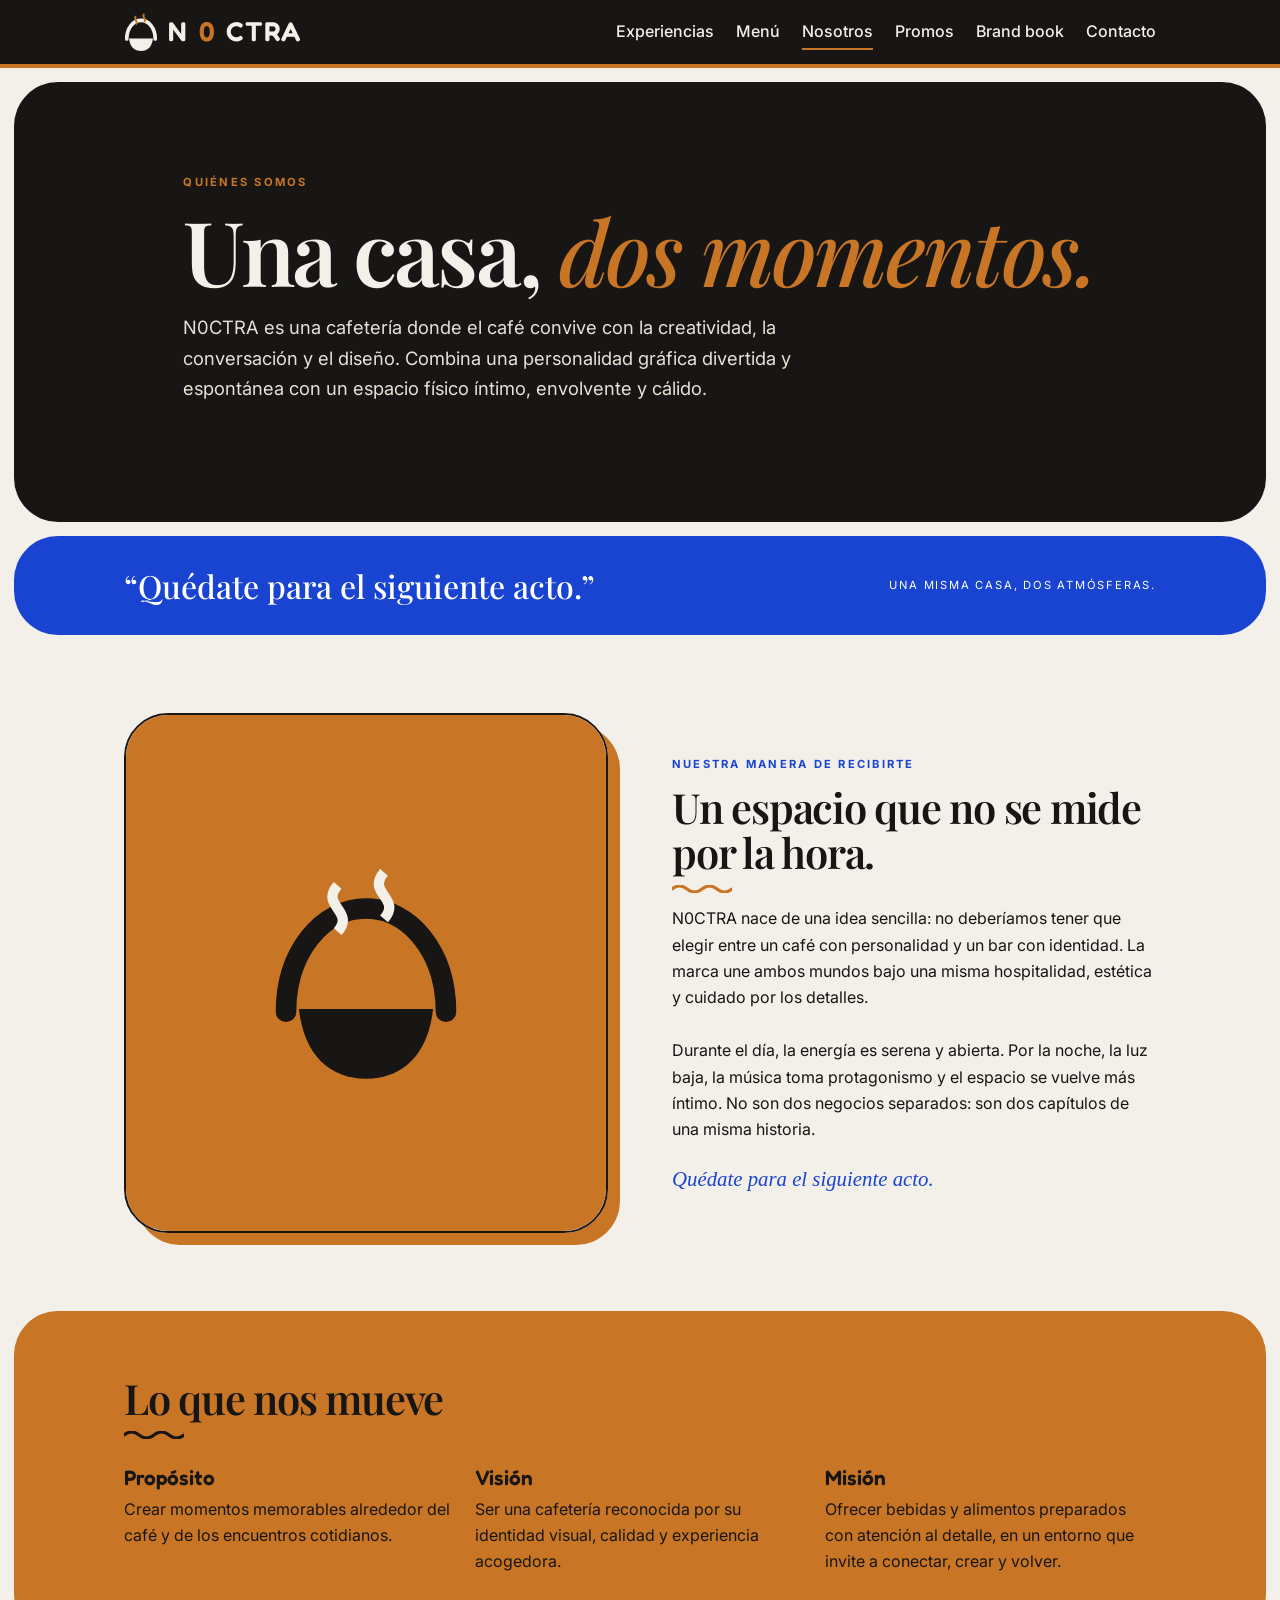
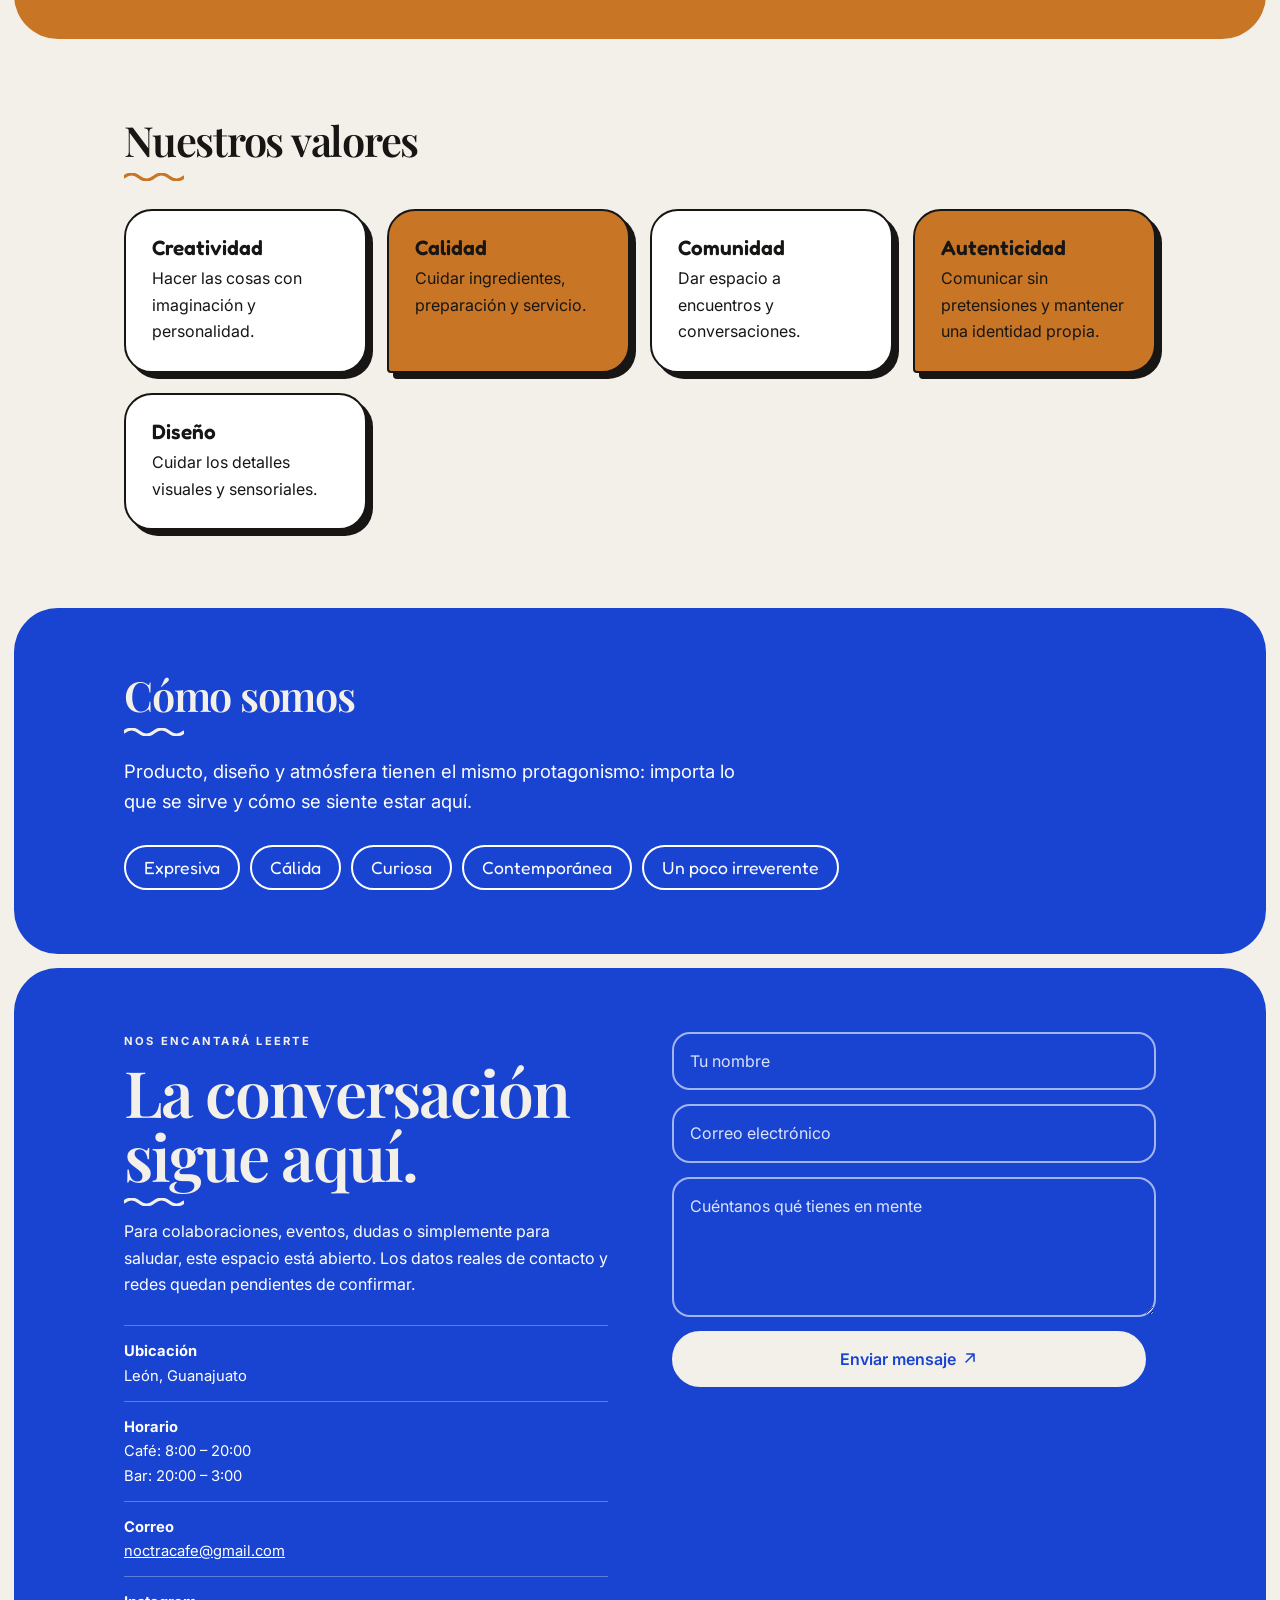
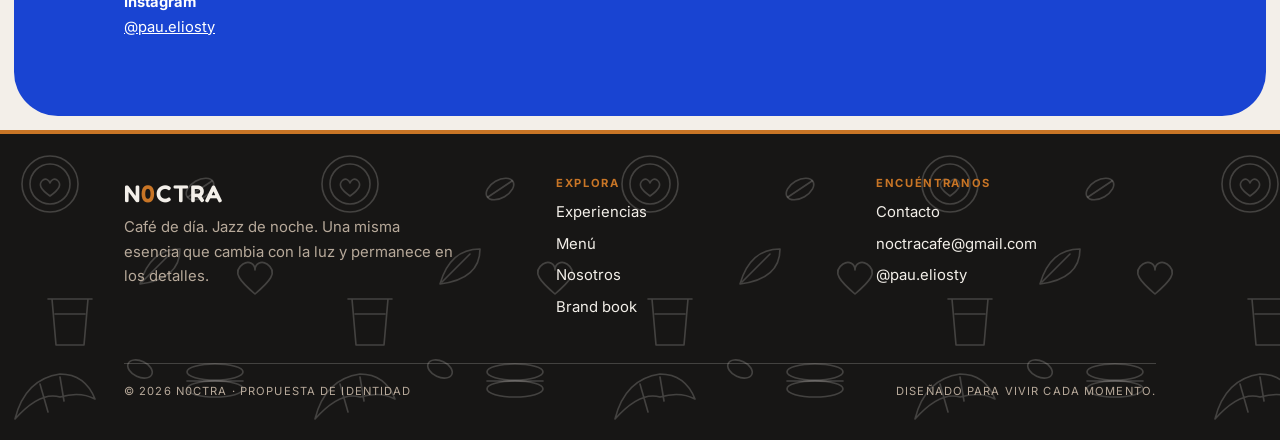
<file: nosotros.html>
<!DOCTYPE html>
<html lang="es">

<head>
  <meta charset="utf-8" />
  <meta name="viewport" content="width=device-width, initial-scale=1" />
  <meta name="theme-color" content="#171615" />

  <title>Nosotros &middot; N0CTRA</title>

  <link rel="icon" href="favicon.ico" sizes="48x48" />
  <link rel="icon" href="assets/favicon.svg" type="image/svg+xml" />
  <link rel="apple-touch-icon" href="assets/apple-touch-icon.png" />

  <link rel="preconnect" href="https://fonts.googleapis.com" />
  <link rel="stylesheet" href="https://fonts.googleapis.com/css2?family=Fredoka:wght@500;600&amp;family=Playfair+Display:ital,wght@0,500;0,600;1,500&amp;family=Inter:wght@400;500;600&amp;display=swap" />
  <link rel="stylesheet" href="styles.css?v=14" />

  <script>
    document.documentElement.classList.add('js');
  </script>
  <script defer src="site.js?v=14"></script>
</head>

<body>
  <header>
    <div class="wrap">
      <!-- Isotipo conceptual del brand book (cap. 17, versión sobre fondo oscuro). Reemplazar por el logotipo oficial cuando esté listo -->
      <a class="logo" href="index.html" aria-label="N0CTRA, inicio">
        <img class="mark" src="assets/isotipo-crema.svg" alt="" width="35" height="40" />
        N<span>0</span>CTRA
      </a>

      <button class="nav-toggle" type="button" aria-label="Abrir menú" aria-expanded="false" aria-controls="primary-nav">
        <span></span><span></span><span></span>
      </button>
      <nav id="primary-nav">
        <a href="index.html">Experiencias</a>
        <a href="menu.html">Men&uacute;</a>
        <a class="on" href="nosotros.html">Nosotros</a>
        <a href="promos.html">Promos</a>
        <a href="brandbook.html">Brand book</a>
        <a href="#contacto">Contacto</a>
      </nav>
    </div>
  </header>

  <main>
    <section class="hero photo sm" style="--hp:url(https://images.unsplash.com/photo-1445116572660-236099ec97a0?auto=format&amp;fit=crop&amp;w=1800&amp;q=80)">
      <div class="wrap">
        <p class="eb">Qui&eacute;nes somos</p>
        <h1>Una casa, <em>dos momentos.</em></h1>
        <p class="lead">
          N0CTRA es una cafeter&iacute;a donde el caf&eacute; convive con la creatividad,
          la conversaci&oacute;n y el dise&ntilde;o. Combina una personalidad gr&aacute;fica
          divertida y espont&aacute;nea con un espacio f&iacute;sico &iacute;ntimo, envolvente y c&aacute;lido.
        </p>
      </div>
    </section>

    <div class="strip">
      <div class="wrap">
        <strong>&ldquo;Qu&eacute;date para el siguiente acto.&rdquo;</strong>
        <span>Una misma casa, dos atm&oacute;sferas.</span>
      </div>
    </div>

    <section>
      <div class="wrap story">
        <img
          src="https://images.unsplash.com/photo-1442512595331-e89e73853f31?auto=format&amp;fit=crop&amp;w=1000&amp;q=80"
          alt="Preparaci&oacute;n artesanal de caf&eacute; en una barra"
          loading="lazy"
          onerror="this.onerror=null;this.src='assets/placeholder.svg'"
        />

        <div>
          <p class="eb">Nuestra manera de recibirte</p>
          <h2>Un espacio que no se mide por la hora.</h2>
          <p>
            N0CTRA nace de una idea sencilla: no deber&iacute;amos tener que elegir entre
            un caf&eacute; con personalidad y un bar con identidad. La marca une ambos mundos
            bajo una misma hospitalidad, est&eacute;tica y cuidado por los detalles.
          </p>
          <br />
          <p>
            Durante el d&iacute;a, la energ&iacute;a es serena y abierta. Por la noche, la luz baja,
            la m&uacute;sica toma protagonismo y el espacio se vuelve m&aacute;s &iacute;ntimo. No son
            dos negocios separados: son dos cap&iacute;tulos de una misma historia.
          </p>
          <p class="sig">Qu&eacute;date para el siguiente acto.</p>
        </div>
      </div>
    </section>

    <section class="band">
      <div class="wrap">
        <h2>Lo que nos mueve</h2>
        <div class="cols">
          <div>
            <h3>Prop&oacute;sito</h3>
            <p>Crear momentos memorables alrededor del caf&eacute; y de los encuentros cotidianos.</p>
          </div>
          <div>
            <h3>Visi&oacute;n</h3>
            <p>Ser una cafeter&iacute;a reconocida por su identidad visual, calidad y experiencia acogedora.</p>
          </div>
          <div>
            <h3>Misi&oacute;n</h3>
            <p>Ofrecer bebidas y alimentos preparados con atenci&oacute;n al detalle, en un entorno que invite a conectar, crear y volver.</p>
          </div>
        </div>
      </div>
    </section>

    <section>
      <div class="wrap">
        <h2>Nuestros valores</h2>
        <div class="cols">
          <div class="card">
            <h3>Creatividad</h3>
            <p>Hacer las cosas con imaginaci&oacute;n y personalidad.</p>
          </div>
          <div class="card b">
            <h3>Calidad</h3>
            <p>Cuidar ingredientes, preparaci&oacute;n y servicio.</p>
          </div>
          <div class="card">
            <h3>Comunidad</h3>
            <p>Dar espacio a encuentros y conversaciones.</p>
          </div>
          <div class="card b">
            <h3>Autenticidad</h3>
            <p>Comunicar sin pretensiones y mantener una identidad propia.</p>
          </div>
          <div class="card">
            <h3>Dise&ntilde;o</h3>
            <p>Cuidar los detalles visuales y sensoriales.</p>
          </div>
        </div>
      </div>
    </section>

    <section class="blue">
      <div class="wrap">
        <h2>C&oacute;mo somos</h2>
        <p class="lead">
          Producto, dise&ntilde;o y atm&oacute;sfera tienen el mismo protagonismo: importa lo que
          se sirve y c&oacute;mo se siente estar aqu&iacute;.
        </p>
        <div class="chips">
          <span>Expresiva</span>
          <span>C&aacute;lida</span>
          <span>Curiosa</span>
          <span>Contempor&aacute;nea</span>
          <span>Un poco irreverente</span>
        </div>
      </div>
    </section>

    <section class="blue" id="contacto">
      <div class="wrap cgrid">
        <div>
          <p class="eb">Nos encantar&aacute; leerte</p>
          <h2>La conversaci&oacute;n sigue aqu&iacute;.</h2>
          <p>
            Para colaboraciones, eventos, dudas o simplemente para saludar, este espacio
            est&aacute; abierto. Los datos reales de contacto y redes quedan pendientes de confirmar.
          </p>

          <div class="cd">
            <div>
              <b>Ubicaci&oacute;n</b><br />
              Le&oacute;n, Guanajuato
            </div>
            <div>
              <b>Horario</b><br />
              Caf&eacute;: 8:00 &ndash; 20:00<br />
              Bar: 20:00 &ndash; 3:00
            </div>
            <div>
              <b>Correo</b><br />
              <a href="mailto:noctracafe@gmail.com">noctracafe@gmail.com</a>
            </div>
            <div>
              <b>Instagram</b><br />
              <a href="https://www.instagram.com/pau.eliosty/" target="_blank" rel="noopener noreferrer">@pau.eliosty</a>
            </div>
          </div>
        </div>

        <form class="cf" action="https://formspree.io/f/moedndqz" method="POST">
          <input aria-label="Tu nombre" name="name" placeholder="Tu nombre" required />
          <input aria-label="Correo electr&oacute;nico" name="_replyto" placeholder="Correo electr&oacute;nico" required type="email" />
          <input name="_subject" type="hidden" value="Mensaje desde el sitio de N0CTRA" />
          <textarea aria-label="Mensaje" name="message" placeholder="Cu&eacute;ntanos qu&eacute; tienes en mente" required></textarea>
          <button class="btn" type="submit">Enviar mensaje <span class="arrow-icon" aria-hidden="true"><svg viewBox="0 0 20 20"><path d="M5 15 15 5M6 5h9v9"/></svg></span></button>
        </form>
      </div>
    </section>
  </main>

  <footer>
    <div class="wrap">
      <div class="fg">
        <div>
          <a class="logo" href="index.html" style="text-decoration: none">N<span>0</span>CTRA</a>
          <p>Caf&eacute; de d&iacute;a. Jazz de noche. Una misma esencia que cambia con la luz y permanece en los detalles.</p>
        </div>

        <div>
          <h4>Explora</h4>
          <a href="index.html">Experiencias</a>
          <a href="menu.html">Men&uacute;</a>
          <a href="nosotros.html">Nosotros</a>
          <a href="brandbook.html">Brand book</a>
        </div>

        <div>
          <h4>Encu&eacute;ntranos</h4>
          <a href="#contacto">Contacto</a>
          <a href="mailto:noctracafe@gmail.com">noctracafe@gmail.com</a>
          <a href="https://www.instagram.com/pau.eliosty/" target="_blank" rel="noopener noreferrer">@pau.eliosty</a>
        </div>
      </div>

      <div class="copy">
        <span>&copy; 2026 N0CTRA &middot; Propuesta de identidad</span>
        <span>Dise&ntilde;ado para vivir cada momento.</span>
      </div>
    </div>
  </footer>
</body>

</html>
</file>
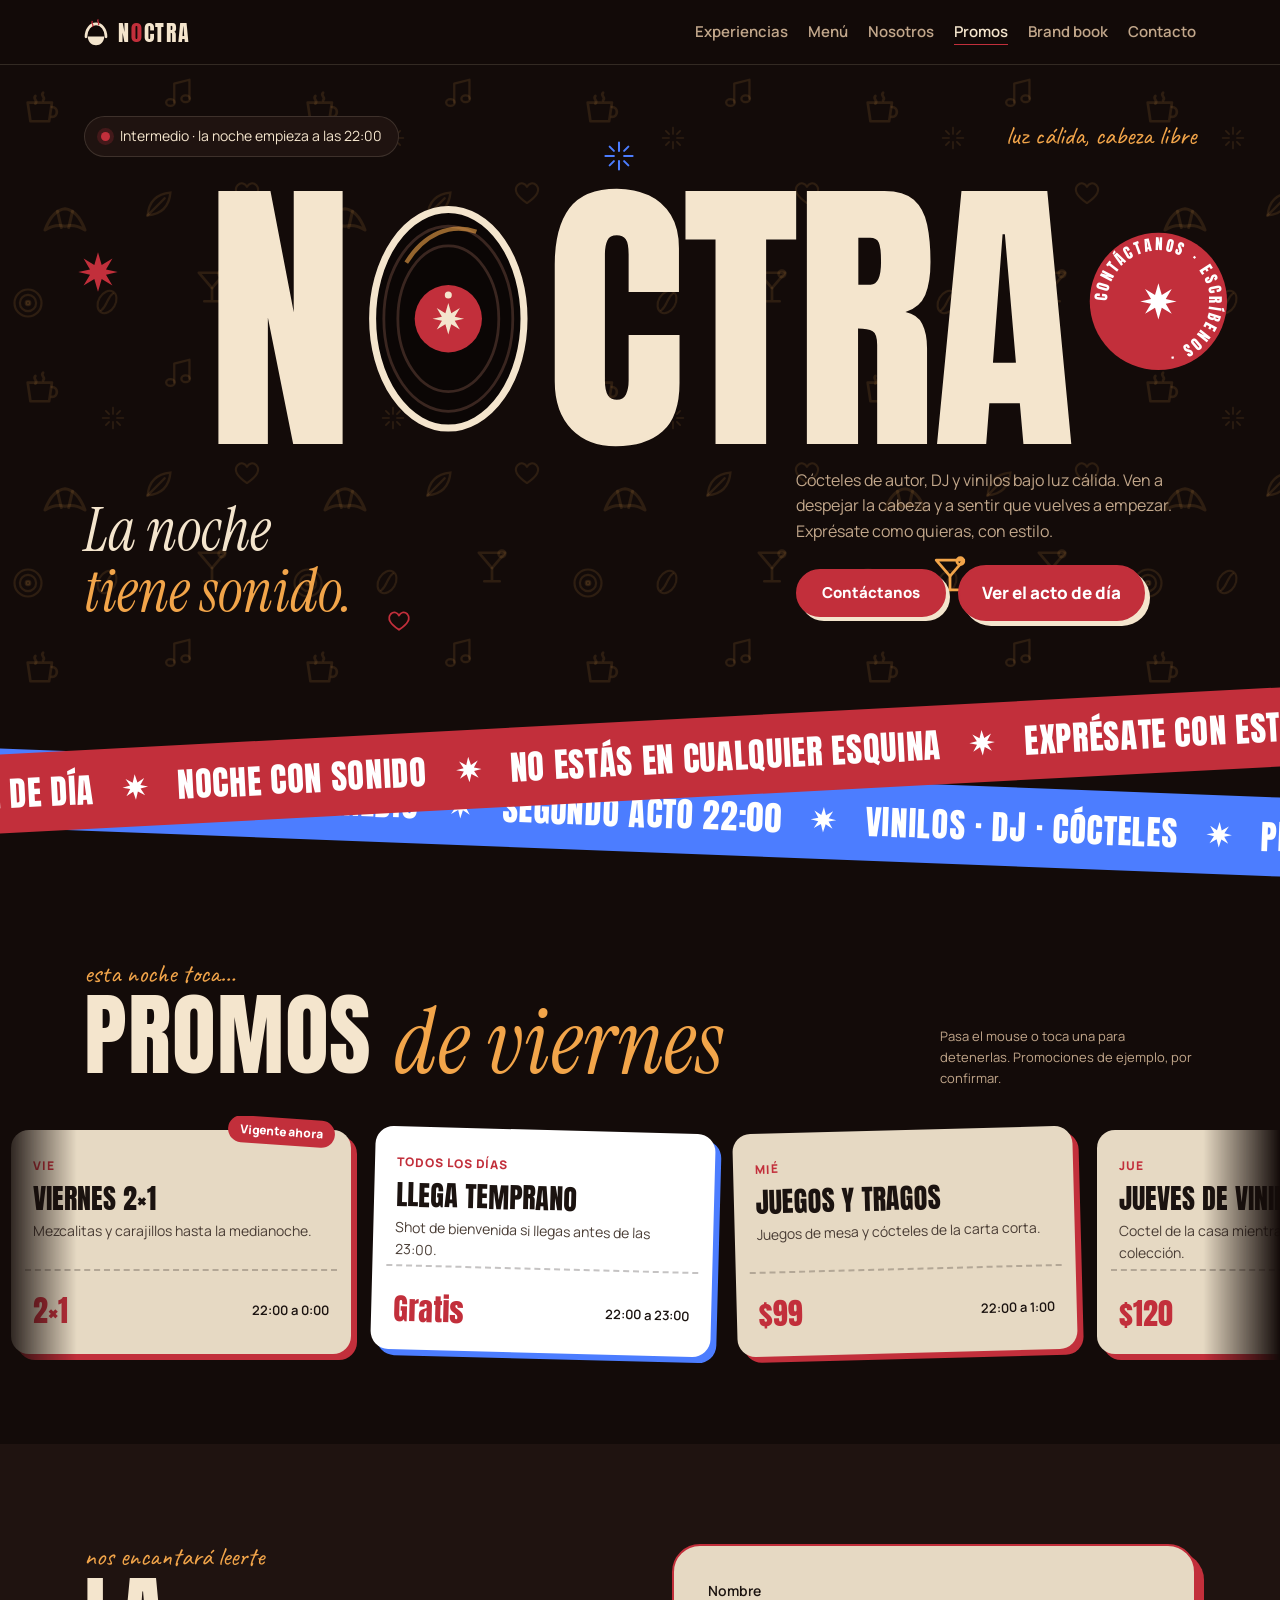
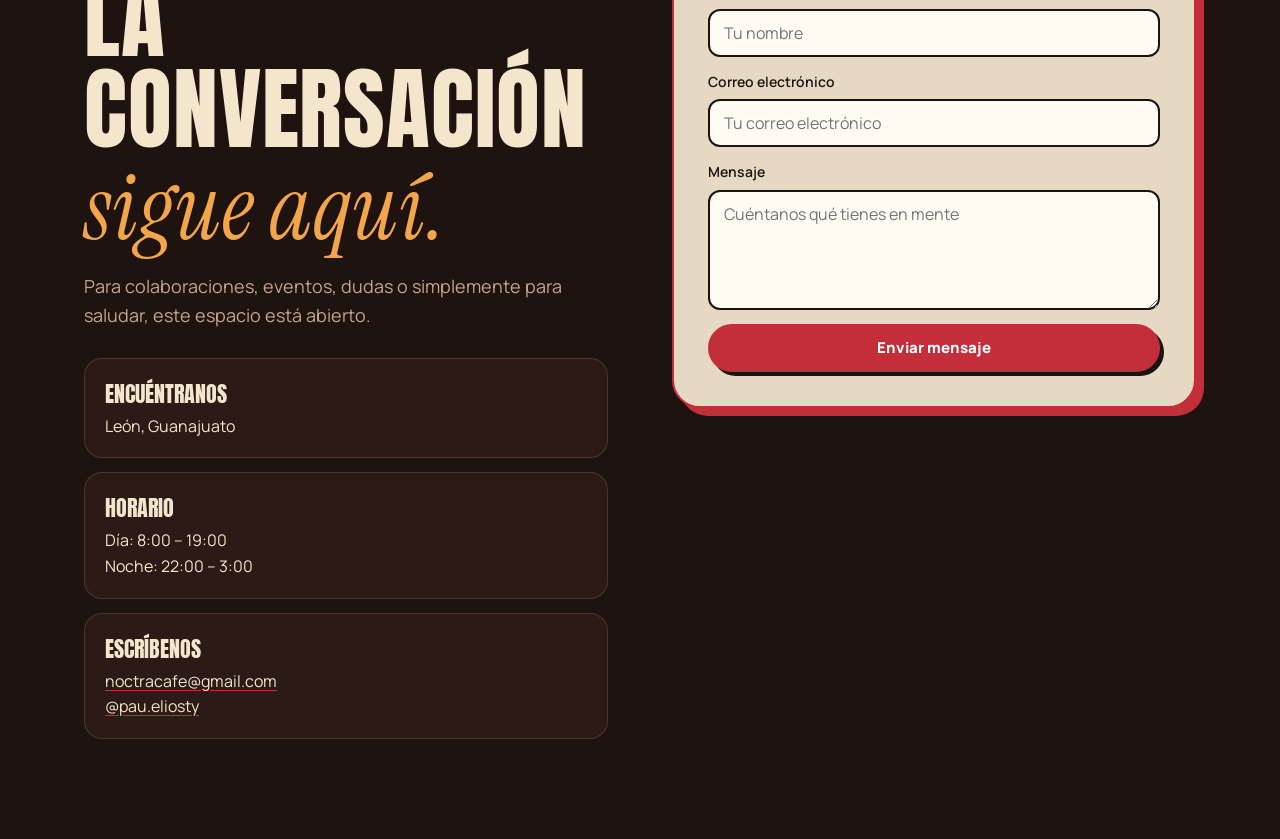
<file: promos.html>
<!DOCTYPE html>
<html lang="es">
<head>
<meta charset="utf-8">
<meta name="viewport" content="width=device-width, initial-scale=1">
<title>N0CTRA · Café y noche</title>
<meta name="description" content="N0CTRA, León, Gto. Café de día con luz fría y calma; de noche, luz cálida, cócteles y música.">
<link rel="icon" href="favicon.ico" sizes="48x48">
<link rel="icon" href="assets/favicon.svg" type="image/svg+xml">
<link rel="apple-touch-icon" href="assets/apple-touch-icon.png">
<link rel="preconnect" href="https://fonts.googleapis.com">
<link rel="stylesheet" href="https://fonts.googleapis.com/css2?family=Anton&family=Instrument+Serif:ital@0;1&family=Manrope:wght@400;600;800&family=Caveat:wght@600&display=swap">
<style>
/*
VOICE: elegante con picardía; frases cortas, cero rigidez. "Exprésate como quieras, con estilo."
IDEA: cartel de noche pegado en la pared de un café: wordmark gigante, stickers, cintas cruzadas y doodles a mano.
PICTURE: N0CTRA enorme donde el 0 es una taza vista desde arriba (día) o un vinil girando (noche), rodeado de doodles.
COLOUR and TYPE: café, beige, rojo de personalidad, azul de juego. Anton (cartel) + Instrument Serif (elegancia) + Caveat (mano) + Manrope.
LAYOUT: cartel hero, cintas en marquee, promos en bucle, actos, carta pizarra, cartelera de noches, reservar, wordmark final.
*/
:root{
  /* ===== DÍA: oscuro tranquilo, luz fría ===== */
  --bg:#15171b; --bg2:#1d2026; --card:#23272e; --ink:#efe8db; --mute:#a9a69f;
  --cafe:#6b4a35; --beige:#e6d9c3; --rojo:#c22f3b; --azul:#4c7dff;
  --acc:#9fc0e6;           /* luz del acto: fría de día */
  --line:rgba(239,232,219,.13);
  --doodle:rgba(239,232,219,.09);
  color-scheme:dark;
}
body.noche{
  /* ===== NOCHE: luz cálida, rojo y ámbar ===== */
  --bg:#130b09; --bg2:#1f1310; --card:#2b1a16; --ink:#f4e5cd; --mute:#c2a78b;
  --acc:#f2a54a; --line:rgba(244,229,205,.14); --doodle:rgba(242,165,74,.12);
}
*{box-sizing:border-box;min-width:0}
html{scroll-behavior:smooth;scroll-padding-top:72px}
body{margin:0;background:var(--bg);color:var(--ink);font:16px/1.6 Manrope,system-ui,sans-serif;overflow-x:clip;transition:background .8s,color .8s}
a{color:inherit}
h1,h2,h3{margin:0;font-weight:400;line-height:1.02;text-wrap:balance}
h2{font-family:Anton,Impact,sans-serif;font-size:clamp(44px,7vw,96px);text-transform:uppercase;letter-spacing:.01em}
h2 em,.serif{font-family:"Instrument Serif",Georgia,serif;font-style:italic;text-transform:none;color:var(--acc)}
h3{font-family:"Instrument Serif",Georgia,serif;font-size:26px}
.mano{font-family:Caveat,cursive;font-size:26px;color:var(--acc);line-height:1}
.wrap{max-width:1240px;margin:0 auto;padding:0 max(5vw,16px)}
.band{position:relative;padding:clamp(64px,9vw,120px) 0}
.lead{font-size:18px;color:var(--mute);max-width:56ch}
.small{font-size:13px;color:var(--mute)}
:focus-visible{outline:2px solid var(--azul);outline-offset:3px;border-radius:6px}
svg.ico{width:1em;height:1em;vertical-align:-.12em}

/* Patrón de doodles (del primer sitio), coloreado por acto */
.doodles{position:absolute;inset:0;pointer-events:none;color:var(--doodle);overflow:hidden}
.doodles svg{width:100%;height:100%}

/* ---------- Nav ---------- */
header{position:sticky;top:0;z-index:30;background:color-mix(in srgb,var(--bg) 88%,transparent);backdrop-filter:blur(10px);border-bottom:1px solid var(--line)}
.nav{position:relative;display:flex;align-items:center;gap:20px;min-height:64px;flex-wrap:wrap}
.logo{display:flex;align-items:center;gap:10px;text-decoration:none;font:22px Anton,sans-serif;letter-spacing:.08em}
.logo b{color:var(--rojo);font-weight:400}
.logo svg{width:24px;height:28px}
.nav nav{display:flex;gap:20px;margin-left:auto;flex-wrap:wrap}
.nav nav a{text-decoration:none;font-size:15px;font-weight:600;color:var(--mute);padding:10px 0}
.nav nav a:hover{color:var(--ink)}
.nav nav a[aria-current="page"]{color:var(--ink);text-decoration:underline;text-decoration-color:var(--rojo);text-underline-offset:7px}
.nav-toggle{display:none;width:44px;height:44px;padding:10px;border:2px solid var(--ink);border-radius:50%;background:transparent;color:var(--ink);cursor:pointer}
.nav-toggle span{display:block;height:2px;margin:4px 0;border-radius:2px;background:currentColor;transition:transform .2s,opacity .2s}
.nav-toggle[aria-expanded="true"] span:nth-child(1){transform:translateY(6px) rotate(45deg)}
.nav-toggle[aria-expanded="true"] span:nth-child(2){opacity:0}
.nav-toggle[aria-expanded="true"] span:nth-child(3){transform:translateY(-6px) rotate(-45deg)}
.btn{display:inline-flex;align-items:center;gap:8px;min-height:48px;padding:0 24px;border-radius:999px;border:2px solid var(--ink);background:var(--ink);color:var(--bg);font:800 15px Manrope,sans-serif;text-decoration:none;cursor:pointer;transition:transform .2s}
.btn:hover{transform:translateY(-2px) rotate(-1deg)}
.btn.ghost{background:transparent;color:var(--ink)}
.btn.rojo{background:var(--rojo);border-color:var(--rojo);color:#fff;box-shadow:4px 4px 0 var(--ink)}

/* ---------- Hero cartel ---------- */
.hero{position:relative;overflow:hidden;padding:clamp(28px,4vw,56px) 0 clamp(40px,5vw,72px)}
.hero .wrap{position:relative;z-index:2}
.estado{display:inline-flex;align-items:center;gap:10px;padding:8px 16px;border:1px solid var(--line);border-radius:999px;font-size:14px;background:var(--bg2)}
.dot{width:9px;height:9px;border-radius:50%;background:#5bd28a;box-shadow:0 0 0 4px rgba(91,210,138,.18)}
.dot.off{background:var(--rojo);box-shadow:0 0 0 4px rgba(194,47,59,.22)}
.top{display:flex;justify-content:space-between;align-items:center;gap:16px;flex-wrap:wrap}
.wordmark{display:flex;align-items:center;justify-content:center;font:clamp(96px,23vw,330px)/.86 Anton,Impact,sans-serif;letter-spacing:-.01em;margin:clamp(18px,3vw,36px) 0 0;color:var(--ink);user-select:none}
.wordmark .cero{display:block;flex:none;width:.6em;height:.8em;margin:0 .03em}
.cero svg{display:block;width:100%;height:100%;overflow:visible}
.giro{transform-box:fill-box;transform-origin:50% 50%;animation:giro 14s linear infinite}
body.noche .giro{animation-duration:3.2s}
@keyframes giro{to{transform:rotate(360deg)}}
.lema{display:flex;justify-content:space-between;align-items:flex-end;gap:24px;flex-wrap:wrap;margin-top:clamp(10px,2vw,22px)}
.lema h1{font:italic clamp(34px,4.6vw,62px)/1.02 "Instrument Serif",Georgia,serif;max-width:14ch}
.lema h1 span{color:var(--acc)}
.lema .der{max-width:40ch}
.lema .der p{color:var(--mute);margin:0 0 20px}
.ctas{display:flex;gap:12px;flex-wrap:wrap;align-items:center}
.otro{min-height:56px;padding:14px 22px;border:2px solid var(--rojo);border-radius:999px;background:var(--rojo);color:#fff;font:800 17px Manrope,sans-serif;text-decoration:none;cursor:pointer;box-shadow:5px 5px 0 var(--ink);transition:transform .2s,filter .2s,box-shadow .2s}
.otro:hover{transform:translateY(-3px) rotate(-1deg);filter:brightness(1.08);box-shadow:6px 7px 0 var(--ink)}
.otro:active{transform:translateY(1px);box-shadow:2px 2px 0 var(--ink)}
/* Sticker giratorio */
.sticker{position:absolute;right:max(4vw,12px);top:clamp(70px,13vw,170px);width:clamp(96px,11vw,150px);aspect-ratio:1;z-index:3;text-decoration:none}
.sticker svg{width:100%;height:100%}
.sticker .anillo{transform-box:fill-box;transform-origin:50% 50%;animation:giro 18s linear infinite reverse}
/* Doodles flotantes del hero */
.flota{position:absolute;color:var(--acc);z-index:1;animation:flota 6s ease-in-out infinite}
.flota.r{color:var(--rojo)} .flota.a{color:var(--azul)}
@keyframes flota{50%{transform:translateY(-12px) rotate(8deg)}}

/* ---------- Cintas cruzadas (marquee) ---------- */
.cintas{position:relative;height:clamp(150px,16vw,200px);overflow:hidden}
.cinta{position:absolute;left:-5%;width:110%;display:flex;overflow:hidden;padding:14px 0;font:clamp(22px,3vw,34px) Anton,sans-serif;text-transform:uppercase;letter-spacing:.02em;white-space:nowrap}
.cinta.c1{top:18%;background:var(--rojo);color:#fff;transform:rotate(-3deg);z-index:2}
.cinta.c2{top:44%;background:var(--azul);color:#fff;transform:rotate(2.2deg)}
.cinta .mov{display:flex;flex:none;gap:28px;padding-right:28px;animation:izq 28s linear infinite}
.cinta.c2 .mov{animation-name:der}
.cinta span{display:inline-flex;align-items:center;gap:28px}
.cinta svg{width:.8em;height:.8em}
@keyframes izq{to{transform:translateX(-100%)}}
@keyframes der{from{transform:translateX(-100%)}to{transform:translateX(0)}}

/* ---------- Promos en bucle infinito (derecha a izquierda) ---------- */
.promos{position:relative;padding:clamp(48px,6vw,80px) 0;overflow:hidden}
.promo-head{display:flex;align-items:flex-end;justify-content:space-between;gap:16px;flex-wrap:wrap;margin-bottom:28px}
.marquee{display:flex;overflow:hidden;mask-image:linear-gradient(90deg,transparent,#000 6%,#000 94%,transparent)}
.marquee .mov{display:flex;flex:none;gap:22px;padding:14px 11px;animation:izq var(--dur,40s) linear infinite}
.marquee:hover .mov,.marquee:focus-within .mov{animation-play-state:paused}
.ticket{position:relative;flex:0 0 clamp(260px,30vw,340px);background:var(--beige);color:#1b1310;border-radius:18px;padding:22px 22px 18px;transform:rotate(var(--rot,0deg));box-shadow:6px 6px 0 var(--rojo)}
.ticket:nth-child(3n+2){--rot:1.5deg;background:#fff;box-shadow:6px 6px 0 var(--azul)}
.ticket:nth-child(3n){--rot:-1.5deg}
/* perforación de boleto */
.ticket::before{content:"";position:absolute;left:14px;right:14px;top:62%;border-top:2px dashed rgba(27,19,16,.25)}
.ticket .dia{font:800 12px Manrope,sans-serif;letter-spacing:.08em;text-transform:uppercase;color:var(--rojo)}
.ticket h3{font:28px/1 Anton,sans-serif;text-transform:uppercase;margin:6px 0 8px}
.ticket p{margin:0 0 26px;font-size:14px;color:#4a3d35;min-height:42px}
.ticket .pie{display:flex;justify-content:space-between;align-items:center;gap:10px}
.ticket .precio{font:30px Anton,sans-serif;color:var(--rojo);white-space:nowrap}
.ticket .hora{font-size:13px;font-weight:600;white-space:nowrap}
.ticket .vivo{position:absolute;top:-12px;right:16px;background:var(--rojo);color:#fff;font:800 12px Manrope,sans-serif;padding:5px 12px;border-radius:999px;transform:rotate(4deg)}

/* ---------- Actos ---------- */
.actos{display:grid;grid-template-columns:minmax(0,1.2fr) minmax(0,.7fr) minmax(0,1.2fr);gap:18px;margin-top:44px}
.acto{position:relative;border-radius:28px;padding:200px 30px 30px;overflow:hidden;display:flex;flex-direction:column;justify-content:flex-end;border:2px solid var(--line)}
.acto svg.ilu{position:absolute;inset:6px 0 auto 0;width:100%;height:190px}
.acto.d{background:linear-gradient(180deg,#26313d,#1a1e25)}
.acto.n{background:linear-gradient(180deg,#4a1a1a,#1f100d)}
.acto.m{background:var(--bg2);border-style:dashed;justify-content:center;text-align:center;padding-top:30px}
.acto .hora{font:clamp(34px,3.4vw,46px) Anton,sans-serif;white-space:nowrap;position:relative}
.acto p{color:var(--mute);margin:6px 0 0;position:relative}
.acto .mano{position:relative}
.acto.d .mano{color:#9fc0e6} .acto.n .mano{color:#f2a54a}
.acto.ahora{border-color:var(--azul);box-shadow:0 0 0 4px rgba(76,125,255,.25)}
.acto .ya{position:absolute;top:18px;right:18px;background:var(--azul);color:#fff;font:800 12px Manrope,sans-serif;padding:5px 12px;border-radius:999px;display:none;z-index:2}
.acto.ahora .ya{display:block}

/* ---------- Carta pizarra ---------- */
.pizarra{position:relative;background:var(--bg2);border:2px solid var(--line);border-radius:32px;padding:clamp(24px,4vw,56px);margin-top:40px;overflow:hidden}
.tabs{display:flex;gap:10px;margin-bottom:26px;flex-wrap:wrap;position:relative}
.tabs button{min-height:46px;padding:0 22px;border-radius:999px;border:2px solid var(--ink);background:transparent;color:var(--ink);font:800 15px Manrope,sans-serif;cursor:pointer}
.tabs button[aria-selected=true]{background:var(--ink);color:var(--bg)}
.carta{position:relative;display:grid;grid-template-columns:repeat(2,minmax(0,1fr));gap:0 56px}
.item{display:grid;grid-template-columns:auto minmax(0,1fr) auto;gap:2px 14px;align-items:baseline;padding:18px 0;border-bottom:1px dashed var(--line)}
.item svg{width:22px;height:22px;color:var(--acc);align-self:center}
.item h3{font-size:25px}
.item .p{font:24px Anton,sans-serif;white-space:nowrap;color:var(--acc)}
.item p{margin:0;color:var(--mute);font-size:15px;grid-column:2/4}
.firma{display:inline-block;font:20px Caveat,cursive;color:var(--rojo);transform:rotate(-4deg);margin-left:8px}

/* ---------- Cartelera de noches ---------- */
.cartel{margin-top:40px;display:grid;gap:14px}
.noche-fila{display:grid;grid-template-columns:minmax(0,.9fr) minmax(0,1.6fr) auto;gap:20px;align-items:center;padding:22px 28px;border-radius:22px;background:var(--card);border:2px solid var(--line);transition:transform .2s}
.noche-fila:hover{transform:rotate(-.6deg) scale(1.01)}
.noche-fila b{font:clamp(36px,4.4vw,58px)/1 Anton,sans-serif;text-transform:uppercase}
.noche-fila p{margin:0;color:var(--mute)}
.noche-fila span{font:800 15px Manrope,sans-serif;white-space:nowrap}
.noche-fila.hoy{background:var(--rojo);border-color:var(--rojo);color:#fff}
.noche-fila.hoy p{color:#ffe3e0}

/* ---------- Reservar ---------- */
.reserva{display:grid;grid-template-columns:minmax(0,1fr) minmax(0,1fr);gap:clamp(24px,5vw,72px);align-items:start}
form{display:grid;gap:14px;background:var(--beige);color:#1b1310;border-radius:28px;padding:clamp(22px,3vw,34px);box-shadow:10px 10px 0 var(--rojo)}
.fila{display:grid;grid-template-columns:repeat(2,minmax(0,1fr));gap:14px}
label{display:grid;gap:6px;font-size:14px;font-weight:600}
input,select,textarea{font:16px Manrope,sans-serif;color:#1b1310;background:#fffaf2;border:2px solid #1b1310;border-radius:12px;padding:11px 14px;min-height:48px;width:100%}
textarea{min-height:90px;resize:vertical}
form .btn.rojo{box-shadow:4px 4px 0 #1b1310;justify-content:center}
.salida{display:none;gap:10px;padding:14px;border-radius:14px;background:#fffaf2;border:2px dashed #1b1310;font-size:14px}
.salida.on{display:grid}
.salida code{white-space:pre-wrap;font:14px/1.5 Manrope,sans-serif}
.salida .btn.ghost{color:#1b1310;border-color:#1b1310}

/* ---------- Visita / footer ---------- */
.visita{display:grid;grid-template-columns:repeat(3,minmax(0,1fr));gap:16px;margin-top:40px}
.visita div{background:var(--card);border:2px solid var(--line);border-radius:22px;padding:24px}
.visita b{display:block;font:22px Anton,sans-serif;text-transform:uppercase;margin-bottom:6px}
footer{position:relative;overflow:hidden;padding-top:40px;border-top:1px solid var(--line)}
footer .gigante{font:clamp(80px,22vw,320px)/.8 Anton,sans-serif;text-align:center;color:var(--rojo);letter-spacing:-.01em;margin-bottom:0;user-select:none}
footer .fin{padding-top:18px;display:flex;gap:16px;flex-wrap:wrap;justify-content:space-between;color:var(--mute);font-size:14px;padding-bottom:28px}

/* ---------- Nosotros / historia ---------- */
.historia{display:grid;grid-template-columns:minmax(0,1fr) minmax(0,1fr);gap:clamp(24px,5vw,80px);align-items:start;margin-top:40px}
.historia p{font-size:18px;color:var(--mute);margin:0 0 18px}
.historia p strong{color:var(--ink);font-weight:600}
.manifiesto{position:relative;background:var(--rojo);color:#fff;border-radius:32px;padding:clamp(28px,4vw,48px);transform:rotate(-1.2deg);box-shadow:10px 10px 0 var(--azul)}
.manifiesto blockquote{margin:0;font:italic clamp(28px,3.2vw,42px)/1.1 "Instrument Serif",serif}
.manifiesto cite{display:block;margin-top:18px;font:800 13px Manrope,sans-serif;font-style:normal;letter-spacing:.06em;text-transform:uppercase;opacity:.85}
.manifiesto svg{position:absolute;width:56px;height:56px;right:-18px;top:-22px;color:var(--beige)}

/* ---------- Planes ---------- */
.planes{display:grid;grid-template-columns:repeat(3,minmax(0,1fr));gap:18px;margin-top:40px}
.plan{background:var(--card);border:2px solid var(--line);border-radius:26px;padding:28px;transition:transform .25s}
.plan:hover{transform:translateY(-4px) rotate(-1deg)}
.plan svg{width:52px;height:52px;color:var(--acc)}
.plan h3{font:clamp(30px,3vw,40px) Anton,sans-serif;text-transform:uppercase;margin:14px 0 8px}
.plan p{margin:0;color:var(--mute)}

/* ---------- Métodos de café ---------- */
.metodos{display:grid;grid-template-columns:repeat(4,minmax(0,1fr));gap:14px;margin-top:40px}
.metodo{background:var(--card);border:2px solid var(--line);border-radius:22px;padding:22px;display:grid;gap:6px;align-content:start}
.metodo b{font:26px Anton,sans-serif;text-transform:uppercase}
.metodo span{font:600 13px Manrope,sans-serif;color:var(--acc)}
.metodo p{margin:0;color:var(--mute);font-size:15px}

/* ---------- La marca: colores, valores, propósito ---------- */
.colores{display:grid;grid-template-columns:repeat(4,minmax(0,1fr));gap:18px;margin-top:40px}
.color{display:grid;gap:10px;align-content:start}
.color i{display:block;width:100%;max-width:170px;aspect-ratio:1;border-radius:50%;border:2px solid var(--line);box-shadow:inset -14px -14px 0 rgba(0,0,0,.18)}
.color b{font:30px Anton,sans-serif;text-transform:uppercase;margin-top:6px}
.color p{margin:0;color:var(--mute)}
.valores{display:flex;flex-wrap:wrap;gap:12px;margin:48px 0 0}
.valor{background:var(--beige);color:#1b1310;border-radius:999px;padding:12px 22px;font:800 16px Manrope,sans-serif;transform:rotate(var(--r,0deg));box-shadow:4px 4px 0 var(--rojo)}
.valor:nth-child(2n){--r:1.5deg;background:#fff;box-shadow:4px 4px 0 var(--azul)}
.valor:nth-child(3n){--r:-2deg}
.valor small{display:block;font:500 13px Manrope,sans-serif;color:#5a4a40}
.mvv{display:grid;grid-template-columns:repeat(3,minmax(0,1fr));gap:18px;margin-top:40px}
.mvv div{border-top:2px solid var(--ink);padding-top:16px}
.mvv b{font:24px Anton,sans-serif;text-transform:uppercase}
.mvv p{margin:6px 0 0;color:var(--mute)}

/* ---------- Entrada del wordmark y animación al hacer scroll ---------- */
.wordmark>*{animation:sube .9s cubic-bezier(.2,.7,.2,1) both}
.wordmark>*:nth-child(2){animation-delay:.12s}
.wordmark>*:nth-child(3){animation-delay:.24s}
@keyframes sube{from{opacity:0;transform:translateY(30%)}}
.rv{opacity:0;transform:translateY(28px);transition:opacity .7s ease,transform .7s cubic-bezier(.2,.7,.2,1)}
.rv.in{opacity:1;transform:none}

@media(max-width:900px){
  .historia,.planes,.mvv{grid-template-columns:minmax(0,1fr)}
  .metodos,.colores{grid-template-columns:repeat(2,minmax(0,1fr))}
  .manifiesto{transform:none}
  .reserva,.actos,.visita,.carta{grid-template-columns:minmax(0,1fr)}
  .noche-fila{grid-template-columns:minmax(0,1fr) auto}
  .noche-fila p{grid-column:1/3;grid-row:2}
  /* tablet y celular: el sticker baja a la esquina inferior para no tapar el wordmark */
  .hero{padding-bottom:120px}
  .sticker{top:auto;bottom:16px;right:16px;width:104px}
}
@media(max-width:600px){
  .nav{justify-content:space-between;flex-wrap:nowrap}
  .nav-toggle{display:block;margin-left:auto;flex:none}
  .nav nav{display:none;position:absolute;top:calc(100% + 8px);left:16px;right:16px;z-index:31;width:auto;max-height:calc(100vh - 100px);overflow-y:auto;flex-direction:column;gap:0;margin:0;padding:10px;border:1px solid var(--line);border-radius:16px;background:var(--bg2);box-shadow:0 12px 30px rgba(0,0,0,.32)}
  .nav nav.open{display:flex}
  .nav nav a{padding:12px 14px;border-radius:9px}
  .nav nav a:hover,.nav nav a[aria-current="page"]{background:color-mix(in srgb,var(--rojo) 18%,transparent);text-decoration:none}
  .nav .btn{display:none}
  .hero{padding-bottom:120px}
  .sticker{top:auto;bottom:16px;right:16px;width:96px}
  .fila{grid-template-columns:minmax(0,1fr)}
  .noche-fila{padding:18px 20px}
  .flota.ocultar{display:none}
}
@media(prefers-reduced-motion:reduce){
  *{animation:none!important;transition:none!important;scroll-behavior:auto!important}
  .marquee{overflow-x:auto} .cinta .mov[aria-hidden]{display:none}
}
.contacto{padding:clamp(56px,8vw,100px) 0;background:var(--bg2)}
.contacto-grid{display:grid;grid-template-columns:minmax(0,1fr) minmax(0,1fr);gap:clamp(24px,5vw,72px);align-items:start}
.contacto-info{display:grid;gap:14px;margin-top:28px}
.contacto-info div{padding:18px 20px;border:1px solid var(--line);border-radius:18px;background:var(--card)}
.contacto-info b{display:block;margin-bottom:4px;font:22px Anton,Impact,sans-serif;text-transform:uppercase}
.contacto-info a{text-decoration-color:var(--rojo);text-underline-offset:3px}
.contacto-form{display:grid;gap:14px;padding:clamp(22px,3vw,34px);border:2px solid var(--rojo);border-radius:28px;background:var(--beige);color:#1b1310;box-shadow:8px 8px 0 var(--rojo)}
.contacto-form label{display:grid;gap:6px;font-size:14px;font-weight:600}
.contacto-form input,.contacto-form textarea{font:16px Manrope,sans-serif;color:#1b1310;background:#fffaf2;border:2px solid #1b1310;border-radius:12px;padding:11px 14px;min-height:48px;width:100%}
.contacto-form textarea{min-height:120px;resize:vertical}
.contacto-form .btn{justify-content:center}
.contacto-form .form-status{margin:0;padding:10px 12px;border-radius:12px;background:#fffaf2;font-size:14px}
.contacto-form .form-status[data-state="error"]{color:#7a2017}
.contacto-form .form-status[data-state="success"]{color:#185b38}
.promo-footer{padding:18px 0 24px;border-top:1px solid var(--line);color:var(--mute);font-size:13px}
@media(max-width:900px){.contacto-grid{grid-template-columns:minmax(0,1fr)}}
@media(max-width:720px){
  .nav{justify-content:space-between;flex-wrap:nowrap}
  .nav-toggle{display:block;margin-left:auto;flex:none}
  .nav nav{display:none;position:absolute;top:calc(100% + 8px);left:16px;right:16px;z-index:31;width:auto;max-height:calc(100vh - 100px);overflow-y:auto;flex-direction:column;gap:0;margin:0;padding:10px;border:1px solid var(--line);border-radius:16px;background:var(--bg2);box-shadow:0 12px 30px rgba(0,0,0,.32)}
  .nav nav.open{display:flex}
  .nav nav a{padding:12px 14px;border-radius:9px}
  .nav nav a:hover,.nav nav a[aria-current="page"]{background:color-mix(in srgb,var(--rojo) 18%,transparent);text-decoration:none}
  .nav .btn{display:none}
}
</style>
<script defer src="site.js?v=14"></script>
</head>
<body>

<!-- ============ Biblioteca de doodles (se reutilizan con <use>) ============ -->
<svg width="0" height="0" style="position:absolute;color:var(--doodle)" aria-hidden="true">
  <defs>
    <!-- estrella de 8 puntas del primer sitio -->
    <symbol id="estrella" viewBox="0 0 32 32"><path fill="currentColor" d="M16 1l2.8 9.7L27 5.8l-4.9 8.2L31 16l-8.9 2 4.9 8.2-8.2-4.9L16 31l-2.8-9.7L5 26.2l4.9-8.2L1 16l8.9-2L5 5.8l8.2 4.9z"/></symbol>
    <symbol id="taza" viewBox="0 0 40 40"><g fill="none" stroke="currentColor" stroke-width="2.4" stroke-linecap="round" stroke-linejoin="round"><path d="M7 16h22l-2.5 17h-17z"/><path d="M29 20c6 0 6 9 0 9"/><path d="M14 10c-3 3 3 4 0 7M21 7c-3 3 3 4 0 7"/></g></symbol>
    <symbol id="copa" viewBox="0 0 40 40"><g fill="none" stroke="currentColor" stroke-width="2.4" stroke-linecap="round" stroke-linejoin="round"><path d="M8 7h24L20 21z"/><path d="M20 21v12M13 33h14"/><circle cx="29" cy="8" r="3"/></g></symbol>
    <symbol id="nota" viewBox="0 0 40 40"><g fill="none" stroke="currentColor" stroke-width="2.4" stroke-linecap="round" stroke-linejoin="round"><path d="M15 29V9l16-4v20"/><ellipse cx="11" cy="29" rx="4.5" ry="3.5"/><ellipse cx="27" cy="25" rx="4.5" ry="3.5"/></g></symbol>
    <symbol id="grano" viewBox="0 0 40 40"><g fill="none" stroke="currentColor" stroke-width="2.4" stroke-linecap="round"><ellipse cx="20" cy="20" rx="10" ry="14" transform="rotate(30 20 20)"/><path d="M13 30c8-6 6-14 14-20"/></g></symbol>
    <symbol id="corazon" viewBox="0 0 40 40"><path fill="none" stroke="currentColor" stroke-width="2.4" stroke-linejoin="round" d="M20 33C8 25 4 18 9 12c4-4 9-2 11 2 2-4 7-6 11-2 5 6 1 13-11 21z"/></symbol>
    <symbol id="chispa" viewBox="0 0 40 40"><path fill="none" stroke="currentColor" stroke-width="2.4" stroke-linecap="round" d="M20 4v10M20 26v10M4 20h10M26 20h10M9 9l5 5M26 26l5 5M31 9l-5 5M14 26l-5 5"/></symbol>
    <symbol id="croissant" viewBox="0 0 40 40"><g fill="none" stroke="currentColor" stroke-width="2.4" stroke-linecap="round" stroke-linejoin="round"><path d="M4 28q6-16 16-17 10 1 16 17-8-5-16-3-8-2-16 3z"/><path d="M14 13l3 13M26 13l-3 13"/></g></symbol>
    <symbol id="hoja" viewBox="0 0 40 40"><g fill="none" stroke="currentColor" stroke-width="2.4" stroke-linecap="round"><path d="M8 32Q10 10 32 8 30 30 8 32z"/><path d="M8 32 26 14"/></g></symbol>
    <symbol id="vinil" viewBox="0 0 40 40"><g fill="none" stroke="currentColor" stroke-width="2.4"><circle cx="20" cy="20" r="15"/><circle cx="20" cy="20" r="9"/><circle cx="20" cy="20" r="2.5" fill="currentColor"/></g></symbol>
    <!-- patrón de fondo: mezcla de doodles en un mosaico de 280px -->
    <pattern id="mosaico" width="280" height="280" patternUnits="userSpaceOnUse">
      <use href="#taza" x="20" y="20" width="44" height="44"/>
      <use href="#nota" x="160" y="10" width="38" height="38"/>
      <use href="#corazon" x="230" y="110" width="34" height="34"/>
      <use href="#croissant" x="40" y="130" width="50" height="50"/>
      <use href="#hoja" x="140" y="120" width="38" height="38"/>
      <use href="#copa" x="190" y="200" width="44" height="44"/>
      <use href="#grano" x="90" y="220" width="34" height="34"/>
      <use href="#chispa" x="100" y="60" width="26" height="26"/>
      <use href="#vinil" x="10" y="220" width="36" height="36"/>
    </pattern>
  </defs>
</svg>

<header>
  <div class="wrap nav">
    <a class="logo" href="index.html" aria-label="N0CTRA, inicio">
      <svg viewBox="13 6 74 86" fill="none" aria-hidden="true"><path d="M19 64c0-23 14-40 31-40s31 17 31 40" stroke="currentColor" stroke-width="8" stroke-linecap="round"/><path d="M24 63h52c-2 18-12 27-26 27S26 81 24 63Z" fill="currentColor"/><path d="M39 15c-7 8 7 10 0 18M57 10c-7 8 7 10 0 18" stroke="#c22f3b" stroke-width="4"/></svg>
      <span>N<b>0</b>CTRA</span>
    </a>
    <button class="nav-toggle" type="button" aria-label="Abrir menú" aria-expanded="false" aria-controls="primary-nav">
      <span></span><span></span><span></span>
    </button>
    <nav id="primary-nav" aria-label="Navegación principal">
      <a href="index.html">Experiencias</a>
      <a href="menu.html">Men&uacute;</a>
      <a href="nosotros.html">Nosotros</a>
      <a href="promos.html" aria-current="page">Promos</a>
      <a href="brandbook.html">Brand book</a>
      <a href="#contacto">Contacto</a>
    </nav>
  </div>
</header>

<main id="inicio">
  <!-- ============ HERO: cartel ============ -->
  <section class="hero">
    <div class="doodles" aria-hidden="true"><svg><rect width="100%" height="100%" fill="url(#mosaico)"/></svg></div>

    <!-- doodles flotantes -->
    <svg class="flota r" style="left:6%;top:30%;width:42px;height:42px;animation-delay:-1s" aria-hidden="true"><use href="#estrella"/></svg>
    <svg class="flota a ocultar" style="left:47%;top:12%;width:34px;height:34px;animation-delay:-3s" aria-hidden="true"><use href="#chispa"/></svg>
    <svg class="flota" style="right:24%;bottom:14%;width:46px;height:46px;animation-delay:-2s" aria-hidden="true"><use id="flotaUso" href="#taza"/></svg>
    <svg class="flota r ocultar" style="left:30%;bottom:8%;width:30px;height:30px;animation-delay:-4s" aria-hidden="true"><use href="#corazon"/></svg>

    <!-- sticker giratorio -->
    <a class="sticker" href="#contacto" aria-label="Contáctanos">
      <svg viewBox="0 0 160 160" aria-hidden="true">
        <defs><path id="circ" d="M80 80m-58 0a58 58 0 1 1 116 0a58 58 0 1 1-116 0"/></defs>
        <circle cx="80" cy="80" r="78" fill="var(--rojo)"/>
        <g class="anillo"><text font-family="Anton" font-size="17" letter-spacing="3.2" fill="#fff"><textPath href="#circ">CONTÁCTANOS · ESCRÍBENOS ·</textPath></text></g>
        <use href="#estrella" x="58" y="58" width="44" height="44" style="color:#fff"/>
      </svg>
    </a>

    <div class="wrap">
      <div class="top">
        <div class="estado" aria-live="polite"><span class="dot" id="dot"></span><span id="estado">Calculando horario…</span></div>
        <span class="mano" id="mano">luz fría, mente clara</span>
      </div>

      <!-- Wordmark gigante. El 0 cambia: taza (día) / vinil (noche) -->
      <div class="wordmark" role="img" aria-label="N0CTRA">
        <span aria-hidden="true">N</span>
        <span class="cero" aria-hidden="true">
          <svg viewBox="-60 -84 120 168">
            <!-- Día: taza vista desde arriba con arte latte -->
            <g id="ceroDia">
              <ellipse cx="0" cy="0" rx="56" ry="80" fill="var(--beige)"/>
              <ellipse cx="0" cy="0" rx="42" ry="64" fill="var(--cafe)"/>
              <g class="giro"><path d="M0 34C-26 14-30-6-16-18c8-6 16-2 16 6 0-8 8-12 16-6 14 12 10 32-16 52z" fill="var(--beige)" opacity=".95"/><path d="M0 34V-4" stroke="var(--cafe)" stroke-width="3"/></g>
            </g>
            <!-- Noche: vinil girando con etiqueta roja -->
            <g id="ceroNoche" style="display:none">
              <!-- surcos fijos; solo gira la etiqueta central para que el óvalo no "bambolee" -->
              <ellipse cx="0" cy="0" rx="54" ry="78" fill="#0b0605" stroke="var(--ink)" stroke-width="5"/>
              <ellipse cx="0" cy="0" rx="46" ry="66" fill="none" stroke="#3a2620" stroke-width="2"/>
              <ellipse cx="0" cy="0" rx="36" ry="52" fill="none" stroke="#3a2620" stroke-width="2"/>
              <path d="M-30-40A50 72 0 0 1 20-62" stroke="#f2a54a" stroke-width="3" fill="none" opacity=".6"/>
              <g class="giro">
                <circle cx="0" cy="0" r="24" fill="var(--rojo)"/>
                <use href="#estrella" x="-12" y="-12" width="24" height="24" style="color:#f4e5cd"/>
                <circle cx="0" cy="-17" r="2.5" fill="#f4e5cd"/>
              </g>
            </g>
          </svg>
        </span>
        <span aria-hidden="true">CTRA</span>
      </div>

      <div class="lema">
        <h1 id="titulo">No estás en <span>cualquier esquina.</span></h1>
        <div class="der">
          <p id="bajada">De día, calma para trabajar, reunirte o no hacer nada. De noche, cócteles y música para despejarte. Exprésate como quieras; aquí nadie te mide.</p>
          <div class="ctas">
            <a class="btn rojo" href="#contacto">Contáctanos</a>
            <button class="otro" type="button" id="cambiar">Ver el acto de noche</button>
          </div>
        </div>
      </div>
    </div>
  </section>

  <!-- ============ Cintas cruzadas ============ -->
  <div class="cintas" aria-hidden="true">
    <div class="cinta c1"><div class="mov" id="cinta1"></div><div class="mov" aria-hidden="true"></div></div>
    <div class="cinta c2"><div class="mov" id="cinta2"></div><div class="mov" aria-hidden="true"></div></div>
  </div>

  <!-- ============ Promos: bucle infinito ============ -->
  <section class="promos" id="promos" aria-label="Promociones">
    <div class="wrap promo-head">
      <div>
        <span class="mano" id="promoMano">hoy toca…</span>
        <h2 id="promoTitulo">Promos <em>de hoy</em></h2>
      </div>
      <p class="small" style="max-width:32ch;margin:0">Pasa el mouse o toca una para detenerlas. Promociones de ejemplo, por confirmar.</p>
    </div>
    <div class="marquee" tabindex="0" aria-label="Promociones en movimiento">
      <div class="mov" id="promoA"></div>
      <div class="mov" id="promoB" aria-hidden="true"></div>
    </div>
  </section>


  <section class="band contacto" id="contacto">
    <div class="wrap contacto-grid">
      <div>
        <span class="mano">nos encantará leerte</span>
        <h2>La conversación <em>sigue aquí.</em></h2>
        <p class="lead">Para colaboraciones, eventos, dudas o simplemente para saludar, este espacio está abierto.</p>
        <div class="contacto-info">
          <div><b>Encuéntranos</b>León, Guanajuato</div>
          <div><b>Horario</b>Día: 8:00 – 19:00<br>Noche: 22:00 – 3:00</div>
          <div><b>Escríbenos</b><a href="mailto:noctracafe@gmail.com">noctracafe@gmail.com</a><br><a href="https://www.instagram.com/pau.eliosty/" target="_blank" rel="noopener noreferrer">@pau.eliosty</a></div>
        </div>
      </div>
      <form class="contacto-form cf" action="https://formspree.io/f/moedndqz" method="POST">
        <label>Nombre<input name="name" autocomplete="name" placeholder="Tu nombre" required></label>
        <label>Correo electrónico<input name="_replyto" type="email" autocomplete="email" placeholder="Tu correo electrónico" required></label>
        <input name="_subject" type="hidden" value="Mensaje desde la página de Promos N0CTRA">
        <label>Mensaje<textarea name="message" placeholder="Cuéntanos qué tienes en mente" required></textarea></label>
        <button class="btn rojo" type="submit">Enviar mensaje</button>
      </form>
    </div>
  </section>
</main><script>
{
const ZONA = "America/Mexico_City";
const PROMOS = [
  {t:"Combo trabajo",d:"Café de filtro con refill por 3 horas, enchufe y wifi.",p:"$140",acto:"dia",dias:[1,2,3,4,5],desde:8,hasta:13},
  {t:"Lunes de V60",d:"2×1 en cualquier método filtrado.",p:"2×1",acto:"dia",dias:[1],desde:8,hasta:12},
  {t:"Postre + café",d:"Postre del día con americano o latte.",p:"$95",acto:"dia",dias:[2,3],desde:15,hasta:19},
  {t:"Brunch lento",d:"Chilaquiles de la casa y bebida de autor.",p:"$185",acto:"dia",dias:[0,6],desde:9,hasta:14},
  {t:"Latte raro del mes",d:"Cajeta con sal de chile. Pruébalo y nos dices.",p:"$75",acto:"dia",dias:[0,1,2,3,4,5,6],desde:8,hasta:19},
  {t:"Llega temprano",d:"Shot de bienvenida si llegas antes de las 23:00.",p:"Gratis",acto:"noche",dias:[0,1,2,3,4,5,6],desde:22,hasta:23},
  {t:"Juegos y tragos",d:"Juegos de mesa y cócteles de la carta corta.",p:"$99",acto:"noche",dias:[3],desde:22,hasta:1},
  {t:"Jueves de vinilos",d:"Coctel de la casa mientras suenan discos de colección.",p:"$120",acto:"noche",dias:[4],desde:22,hasta:3},
  {t:"Viernes 2×1",d:"Mezcalitas y carajillos hasta la medianoche.",p:"2×1",acto:"noche",dias:[5],desde:22,hasta:0},
  {t:"Sábado DJ set",d:"Cover gratis antes de las 23:00. Después, $100.",p:"$0",acto:"noche",dias:[6],desde:22,hasta:3}
];
const CINTA1 = ["Café de día","Noche con sonido","No estás en cualquier esquina","Exprésate con estilo"];
const CINTA2 = ["Primer acto 8:00","Intermedio","Segundo acto 22:00","Vinilos · DJ · Cócteles"];
const DIAS = ["Domingo","Lunes","Martes","Miércoles","Jueves","Viernes","Sábado"];
const $ = selector => document.querySelector(selector);
const esc = value => String(value).replace(/[&<>"']/g, char => ({"&":"&amp;","<":"&lt;",">":"&gt;",'"':"&quot;","'":"&#39;"}[char]));
const ico = id => `<svg class="ico" aria-hidden="true"><use href="#${id}"></use></svg>`;
function ahoraLeon(){
  const parts = Object.fromEntries(new Intl.DateTimeFormat("en-US",{timeZone:ZONA,hour:"numeric",minute:"numeric",weekday:"short",hour12:false}).formatToParts(new Date()).map(part=>[part.type,part.value]));
  return {h:(+parts.hour)%24,dow:{Sun:0,Mon:1,Tue:2,Wed:3,Thu:4,Fri:5,Sat:6}[parts.weekday]};
}
function estadoLocal({h}){
  if(h>=8&&h<19)return{acto:"dia",abierto:true,txt:"Abierto · primer acto hasta las 19:00"};
  if(h>=19&&h<22)return{acto:"noche",abierto:false,txt:"Intermedio · la noche empieza a las 22:00"};
  if(h>=22||h<3)return{acto:"noche",abierto:true,txt:"Abierto · segundo acto hasta las 3:00"};
  return{acto:"dia",abierto:false,txt:"Cerrado · abrimos a las 8:00"};
}
const diaServicio = time => time.h<3?(time.dow+6)%7:time.dow;
const enHorario = (promo,hour) => promo.hasta>promo.desde?(hour>=promo.desde&&hour<promo.hasta):(hour>=promo.desde||hour<(promo.hasta||24));
const fmtH = hour => `${hour%24}:00`;
let actoVista="dia",manual=false;
function aplicarActo(acto){
  actoVista=acto;
  const night=acto==="noche";
  document.body.classList.toggle("noche",night);
  $("#ceroDia").style.display=night?"none":"";
  $("#ceroNoche").style.display=night?"":"none";
  $("#flotaUso").setAttribute("href",night?"#copa":"#taza");
  $("#mano").textContent=night?"luz cálida, cabeza libre":"luz fría, mente clara";
  $("#cambiar").textContent=night?"Ver el acto de día":"Ver el acto de noche";
  $("#titulo").innerHTML=night?'La noche <span>tiene sonido.</span>':'No estás en <span>cualquier esquina.</span>';
  $("#bajada").textContent=night?"Cócteles de autor, DJ y vinilos bajo luz cálida. Ven a despejar la cabeza y a sentir que vuelves a empezar. Exprésate como quieras, con estilo.":"De día, calma para trabajar, reunirte o no hacer nada. De noche, cócteles y música para despejarte. Exprésate como quieras; aquí nadie te mide.";
  pintarPromos();
}
function pintarCinta(element,phrases){
  const html=phrases.map(phrase=>`<span>${esc(phrase)}${ico("estrella")}</span>`).join("");
  element.innerHTML=html+html;
  element.nextElementSibling.innerHTML=element.innerHTML;
}
function pintarPromos(){
  const time=ahoraLeon(),day=diaServicio(time);
  const today=PROMOS.filter(promo=>promo.dias.includes(day)&&promo.acto===actoVista).sort((a,b)=>enHorario(b,time.h)-enHorario(a,time.h));
  const rest=PROMOS.filter(promo=>promo.acto===actoVista&&!today.includes(promo));
  const list=today.length>=3?today:today.concat(rest);
  $("#promoTitulo").innerHTML=today.length?`Promos <em>de ${esc(DIAS[day].toLowerCase())}</em>`:"Promos <em>de la semana</em>";
  $("#promoMano").textContent=actoVista==="noche"?"esta noche toca…":"hoy toca…";
  const render=promo=>{
    const live=today.includes(promo)&&enHorario(promo,time.h);
    const days=promo.dias.length===7?"Todos los días":promo.dias.map(index=>DIAS[index].slice(0,3)).join(" · ");
    return `<article class="ticket">${live?'<span class="vivo">Vigente ahora</span>':''}<span class="dia">${esc(days)}</span><h3>${esc(promo.t)}</h3><p>${esc(promo.d)}</p><div class="pie"><span class="precio">${esc(promo.p)}</span><span class="hora">${esc(fmtH(promo.desde))} a ${esc(fmtH(promo.hasta))}</span></div></article>`;
  };
  let repeated=list.slice();
  while(repeated.length<6)repeated=repeated.concat(list);
  const html=repeated.map(render).join("");
  $("#promoA").innerHTML=html;
  $("#promoB").innerHTML=html;
  document.querySelectorAll(".marquee .mov").forEach(track=>track.style.setProperty("--dur",`${repeated.length*6}s`));
}
$("#cambiar").addEventListener("click",()=>{manual=true;aplicarActo(actoVista==="dia"?"noche":"dia");});
const marquee=$(".marquee");
marquee.addEventListener("click",()=>marquee.querySelectorAll(".mov").forEach(track=>track.style.animationPlayState=track.style.animationPlayState==="paused"?"running":"paused"));
function actualizarEstado(){
  const time=ahoraLeon(),state=estadoLocal(time);
  $("#estado").textContent=state.txt;
  $("#dot").classList.toggle("off",!state.abierto);
  if(!manual&&state.acto!==actoVista)aplicarActo(state.acto);
  else pintarPromos();
}
pintarCinta($("#cinta1"),CINTA1);
pintarCinta($("#cinta2"),CINTA2);
const forced=location.hash.slice(1);
if(forced==="dia"||forced==="noche"){manual=true;aplicarActo(forced);}else{aplicarActo(estadoLocal(ahoraLeon()).acto);}
actualizarEstado();
setInterval(actualizarEstado,60000);
}
</script>
</body>
</html>
</file>
<file: styles.css>
:root {
    --blue: #1944D2;
    --cream: #F3EFE9;
    --ink: #171615;
    --taupe: #B7A99A;
    --amber: #C87526
}

* {
    box-sizing: border-box;
    margin: 0
}

body {
    font: 16px/1.65 Inter, Arial, sans-serif;
    background: var(--cream);
    color: var(--ink)
}

h1,
h2,
h3,
.logo,
.lbl {
    font-family: Fredoka, "Arial Rounded MT Bold", Arial, sans-serif;
    font-weight: 600;
    line-height: 1.1
}

.serif {
    font-family: Georgia, serif;
    font-style: italic;
    color: var(--blue);
    font-size: 1.2rem
}

a {
    color: inherit
}

a:focus-visible {
    outline: 3px solid var(--amber);
    outline-offset: 3px
}

.wrap {
    max-width: 1080px;
    margin: auto;
    padding: 0 24px
}

header {
    background: var(--ink);
    color: var(--cream);
    border-bottom: 4px solid var(--amber);
    position: sticky;
    top: 0;
    z-index: 5
}

header .wrap {
    display: flex;
    justify-content: space-between;
    align-items: center;
    flex-wrap: wrap;
    gap: 6px 24px;
    padding-top: 12px;
    padding-bottom: 12px
}

.logo {
    font-size: 1.7rem;
    text-decoration: none;
    letter-spacing: .05em
}

nav {
    display: flex;
    gap: 22px;
    flex-wrap: wrap
}

nav a {
    text-decoration: none;
    font-weight: 500;
    border-bottom: 2px solid transparent;
    padding: 4px 0
}

nav a:hover,
nav a.on {
    border-color: var(--amber)
}

section {
    padding: 64px 0
}

h1 {
    font-size: clamp(2.5rem, 7vw, 4.8rem);
    color: var(--ink)
}

h2 {
    font-size: clamp(1.8rem, 4vw, 2.6rem);
    color: var(--ink);
    margin-bottom: 12px
}

h3 {
    font-size: 1.3rem;
    margin-bottom: 6px
}

.lead {
    font-size: 1.15rem;
    max-width: 52ch;
    margin: 20px 0 28px
}

.hero .wrap {
    display: grid;
    grid-template-columns: 1.3fr 1fr;
    gap: 40px;
    align-items: center
}

.hero {
    padding: 72px 0
}

.blob {
    background: var(--amber);
    color: var(--ink);
    border-radius: 48% 52% 44% 56%/56% 46% 54% 44%;
    padding: 44px;
    aspect-ratio: 1
}

.blob svg {
    width: 100%;
    height: 100%;
    fill: none;
    stroke: currentColor;
    stroke-width: 2;
    stroke-linecap: round;
    stroke-linejoin: round
}

.btn {
    display: inline-block;
    background: var(--blue);
    color: var(--cream);
    padding: 13px 28px;
    border-radius: 99px;
    text-decoration: none;
    font-weight: 600;
    border: 2px solid var(--blue);
    margin-right: 10px
}

.arrow-icon {
    display: inline-flex;
    width: 1em;
    height: 1em;
    margin-left: .15em;
    vertical-align: -.12em
}

.arrow-icon svg {
    width: 100%;
    height: 100%;
    fill: none;
    stroke: currentColor;
    stroke-width: 2;
    stroke-linecap: round;
    stroke-linejoin: round
}

.btn.o {
    background: none;
    color: var(--ink);
    border-color: var(--ink)
}

.btn:hover {
    background: var(--ink);
    border-color: var(--ink);
    color: var(--cream)
}

.band {
    background: var(--amber);
    color: var(--ink)
}

.dark {
    background: var(--ink);
    color: var(--cream)
}

.blue {
    background: var(--blue);
    color: #fff
}

.dark h2,
.blue h2 {
    color: var(--cream)
}

.dark h3 {
    color: var(--amber)
}

.band .btn {
    background: var(--ink);
    border-color: var(--ink);
    color: var(--cream)
}

.blue .btn {
    background: #fff;
    color: var(--blue);
    border-color: #fff
}

.band .btn:hover,
.blue .btn:hover {
    background: var(--cream);
    color: var(--ink);
    border-color: var(--cream)
}

.cols {
    display: grid;
    grid-template-columns: repeat(auto-fit, minmax(230px, 1fr));
    gap: 20px;
    margin-top: 28px
}

.card {
    border: 2px solid var(--ink);
    border-radius: 28px;
    padding: 26px;
    background: #fff
}

.card:nth-child(even) {
    border-radius: 28px 28px 28px 4px
}

.card.b {
    background: var(--amber);
    color: var(--ink)
}

.card.b .pend {
    border-color: var(--ink)
}

.methods {
    display: grid;
    grid-template-columns: repeat(3, 1fr);
    gap: 36px 20px;
    margin-top: 32px;
    text-align: center
}

.methods>div {
    background: #fff;
    border-radius: 28px;
    padding: 22px 10px
}

.methods .method-card {
    position: relative;
    width: 100%;
    min-height: 150px;
    background: #fff;
    border: 2px solid var(--ink);
    border-radius: 28px;
    padding: 22px 10px;
    color: var(--ink);
    box-shadow: 5px 5px 0 var(--ink);
    cursor: pointer;
    font: inherit
}

.methods .method-card:nth-child(odd) {
    transform: rotate(-1.2deg)
}

.methods .method-card:nth-child(even) {
    transform: rotate(1.2deg)
}

.methods .method-card:hover,
.methods .method-card:focus-visible {
    transform: rotate(0) translateY(-6px);
    box-shadow: 8px 11px 0 var(--ink);
    outline: none
}

.methods .method-card:focus-visible {
    outline: 3px solid var(--amber);
    outline-offset: 4px
}

.methods .method-card:hover .lbl,
.methods .method-card:focus-visible .lbl {
    color: var(--blue)
}

.method-dialog {
    position: fixed;
    inset: 0;
    margin: auto;
    max-height: calc(100vh - 28px);
    overflow-y: auto;
    width: min(520px, calc(100% - 28px));
    border: 3px solid var(--ink);
    border-radius: 28px;
    padding: 28px;
    background: var(--cream);
    color: var(--ink);
    box-shadow: 10px 10px 0 var(--amber);
    text-align: center
}

.method-dialog::backdrop {
    background: rgba(23, 22, 21, .72)
}

.method-dialog h2 {
    margin: 4px 0 12px
}

.method-dialog h2::after {
    display: none
}

.method-close {
    position: absolute;
    top: 12px;
    right: 12px;
    width: 38px;
    height: 38px;
    border: 2px solid var(--ink);
    border-radius: 50%;
    background: #fff;
    color: var(--ink);
    font-size: 1.5rem;
    line-height: 1;
    cursor: pointer
}

.method-facts {
    display: grid;
    grid-template-columns: repeat(3, 1fr);
    gap: 8px;
    margin-top: 18px
}

.method-facts span {
    padding: 10px 8px;
    border: 1px solid var(--taupe);
    border-radius: 14px;
    font-size: .78rem;
    line-height: 1.35
}

.method-facts strong {
    display: block;
    color: var(--blue);
    font-size: .68rem;
    letter-spacing: .08em;
    text-transform: uppercase
}

@media(max-width:480px) {
    .method-dialog {
        padding: 24px 18px 18px
    }

    .method-facts {
        grid-template-columns: 1fr
    }

    .methods .method-card {
        min-height: 140px
    }
}

.d {
    width: 92px;
    height: 92px;
    stroke: var(--ink);
    fill: none;
    stroke-width: 2.6;
    stroke-linecap: round;
    stroke-linejoin: round
}

.lbl {
    display: block;
    margin-top: 12px;
    font-size: 1.05rem;
    letter-spacing: .06em;
    text-transform: uppercase
}

.menu {
    list-style: none;
    padding: 0;
    margin-top: 28px;
    display: grid;
    grid-template-columns: 1fr 1fr;
    gap: 0 56px
}

.menu li {
    display: flex;
    align-items: baseline;
    gap: 10px;
    padding: 15px 0;
    border-bottom: 2px dotted var(--taupe)
}

.menu i {
    flex: 1
}

.menu b {
    font-weight: 500
}

.menu .p {
    font-family: Fredoka, Arial, sans-serif;
    color: var(--blue);
    font-weight: 600;
    font-size: 1.2rem
}

.pend {
    display: inline-block;
    border: 2px dashed var(--amber);
    border-radius: 99px;
    padding: 1px 14px;
    font-size: .9rem;
    font-weight: 600
}

.note {
    color: #5b544c;
    font-size: .92rem;
    margin-top: 20px
}

.chips {
    display: flex;
    flex-wrap: wrap;
    gap: 10px;
    margin-top: 20px
}

.chips span {
    border: 2px solid #fff;
    border-radius: 99px;
    padding: 6px 18px;
    font-family: Fredoka, Arial, sans-serif;
    font-size: 1.1rem
}

.map {
    border: 2px dashed var(--taupe);
    border-radius: 28px;
    min-height: 220px;
    display: grid;
    place-items: center;
    margin-top: 20px
}

footer {
    background: var(--ink);
    color: var(--cream);
    padding: 40px 0;
    font-size: .93rem
}

footer .wrap {
    display: flex;
    justify-content: space-between;
    flex-wrap: wrap;
    gap: 20px
}

footer {
    border-top: 4px solid var(--amber)
}

footer .logo {
    color: var(--cream);
    font-size: 1.5rem
}

@media(max-width:720px) {

    .hero .wrap,
    .menu {
        grid-template-columns: 1fr
    }

    .blob {
        max-width: 320px
    }

    .methods {
        grid-template-columns: repeat(2, 1fr)
    }

    .menu {
        gap: 0
    }
}

.dark {
    background-image: url("data:image/svg+xml,%3Csvg%20xmlns='http://www.w3.org/2000/svg'%20width='300'%20height='300'%3E%3Cg%20fill='none'%20stroke='%23F3EFE9'%20stroke-opacity='.2'%20stroke-width='1.6'%20stroke-linecap='round'%20stroke-linejoin='round'%3E%3Ccircle%20cx='50'%20cy='50'%20r='28'/%3E%3Ccircle%20cx='50'%20cy='50'%20r='20'/%3E%3Cpath%20d='M50%2062c-10-7-12-12-7-16%203-2%206%200%207%203%201-3%204-5%207-3%205%204%203%209-7%2016z'/%3E%0A%3Cellipse%20cx='200'%20cy='55'%20rx='15'%20ry='9'%20transform='rotate(-30%20200%2055)'/%3E%3Cpath%20d='M188%2063q12-8%2024-16'/%3E%0A%3Cpath%20d='M255%20160c-14-12-24-22-12-30%206-4%2012%200%2012%206%200-6%206-10%2012-6%2012%208%202%2018-12%2030z'/%3E%0A%3Cpath%20d='M52%20165h36l-4%2046H56zM48%20165h44M55%20180h30'/%3E%3Cpath%20d='M140%20150q10-35%2040-35%200%2030-40%2035zM142%20148l28-28'/%3E%0A%3Cpath%20d='M15%20285q10-40%2045-45%2025%200%2035%2025-15-8-35-2-20-6-45%2022zM40%20250l8%2028M60%20243l4%2024'/%3E%0A%3Cellipse%20cx='215'%20cy='255'%20rx='28'%20ry='8'/%3E%3Cellipse%20cx='215'%20cy='238'%20rx='28'%20ry='8'/%3E%3Cpath%20d='M187%20247h56'/%3E%0A%3Cellipse%20cx='140'%20cy='235'%20rx='13'%20ry='8'%20transform='rotate(25%20140%20235)'/%3E%3C/g%3E%3C/svg%3E");
    background-size: 300px
}

footer {
    background-image: url("data:image/svg+xml,%3Csvg%20xmlns='http://www.w3.org/2000/svg'%20width='300'%20height='300'%3E%3Cg%20fill='none'%20stroke='%23F3EFE9'%20stroke-opacity='.2'%20stroke-width='1.6'%20stroke-linecap='round'%20stroke-linejoin='round'%3E%3Ccircle%20cx='50'%20cy='50'%20r='28'/%3E%3Ccircle%20cx='50'%20cy='50'%20r='20'/%3E%3Cpath%20d='M50%2062c-10-7-12-12-7-16%203-2%206%200%207%203%201-3%204-5%207-3%205%204%203%209-7%2016z'/%3E%0A%3Cellipse%20cx='200'%20cy='55'%20rx='15'%20ry='9'%20transform='rotate(-30%20200%2055)'/%3E%3Cpath%20d='M188%2063q12-8%2024-16'/%3E%0A%3Cpath%20d='M255%20160c-14-12-24-22-12-30%206-4%2012%200%2012%206%200-6%206-10%2012-6%2012%208%202%2018-12%2030z'/%3E%0A%3Cpath%20d='M52%20165h36l-4%2046H56zM48%20165h44M55%20180h30'/%3E%3Cpath%20d='M140%20150q10-35%2040-35%200%2030-40%2035zM142%20148l28-28'/%3E%0A%3Cpath%20d='M15%20285q10-40%2045-45%2025%200%2035%2025-15-8-35-2-20-6-45%2022zM40%20250l8%2028M60%20243l4%2024'/%3E%0A%3Cellipse%20cx='215'%20cy='255'%20rx='28'%20ry='8'/%3E%3Cellipse%20cx='215'%20cy='238'%20rx='28'%20ry='8'/%3E%3Cpath%20d='M187%20247h56'/%3E%0A%3Cellipse%20cx='140'%20cy='235'%20rx='13'%20ry='8'%20transform='rotate(25%20140%20235)'/%3E%3C/g%3E%3C/svg%3E");
    background-size: 300px;
    border-top: 4px solid var(--amber)
}

.dark,
.band,
.blue {
    margin: 14px;
    border-radius: 44px
}

.head {
    padding: 72px 0
}

.dark h1 {
    color: var(--cream)
}

.dark .btn {
    background: var(--amber);
    border-color: var(--amber);
    color: var(--ink)
}

.dark .btn.o {
    background: none;
    color: var(--cream);
    border-color: var(--cream)
}

.dark .btn:hover {
    background: var(--cream);
    border-color: var(--cream);
    color: var(--ink)
}

.dark .note {
    color: var(--taupe)
}

.dark .pend {
    color: var(--cream)
}

h2::after {
    content: '';
    display: block;
    width: 60px;
    height: 8px;
    margin-top: 10px;
    background: var(--amber);
    -webkit-mask: url("data:image/svg+xml,%3Csvg%20xmlns='http://www.w3.org/2000/svg'%20width='60'%20height='8'%3E%3Cpath%20d='M0%204q7.5-6%2015%200t15%200%2015%200%2015%200'%20fill='none'%20stroke='black'%20stroke-width='3'%20stroke-linecap='round'/%3E%3C/svg%3E") no-repeat;
    mask: url("data:image/svg+xml,%3Csvg%20xmlns='http://www.w3.org/2000/svg'%20width='60'%20height='8'%3E%3Cpath%20d='M0%204q7.5-6%2015%200t15%200%2015%200%2015%200'%20fill='none'%20stroke='black'%20stroke-width='3'%20stroke-linecap='round'/%3E%3C/svg%3E") no-repeat
}

.band h2::after {
    background: var(--ink)
}

.blue h2::after {
    background: var(--cream)
}

.card,
.methods>div,
.dish {
    border: 2px solid var(--ink);
    box-shadow: 6px 6px 0 var(--ink);
    transition: transform .2s
}

.card:hover,
.dish:hover {
    transform: translate(-3px, -3px)
}

.methods>div {
    box-shadow: 5px 5px 0 var(--ink)
}

.methods>div:nth-child(odd) {
    transform: rotate(-1.2deg)
}

.methods>div:nth-child(even) {
    transform: rotate(1.2deg)
}

.grid {
    display: grid;
    grid-template-columns: repeat(auto-fill, minmax(220px, 1fr));
    gap: 28px;
    margin-top: 8px
}

.dish {
    background: #fff;
    border-radius: 28px;
    overflow: hidden;
    color: var(--ink)
}

.pic {
    aspect-ratio: 4/3;
    display: grid;
    place-items: center;
    background: var(--amber);
    color: var(--ink);
    border-bottom: 2px solid var(--ink)
}

.dish:nth-child(4n+2) .pic {
    background: var(--blue);
    color: #fff
}

.dish:nth-child(4n+3) .pic {
    background: var(--ink);
    color: var(--cream)
}

.dish:nth-child(4n) .pic {
    background: var(--taupe)
}

.ic {
    width: 46%;
    fill: none;
    stroke: currentColor;
    stroke-width: 2.4;
    stroke-linecap: round;
    stroke-linejoin: round
}

.inf {
    display: flex;
    justify-content: space-between;
    align-items: baseline;
    gap: 10px;
    padding: 16px 18px
}

.inf h3 {
    font-size: 1.1rem;
    margin: 0
}

.inf .p {
    font-family: Fredoka, Arial, sans-serif;
    color: var(--blue);
    font-weight: 600;
    font-size: 1.2rem
}

@media(prefers-reduced-motion:reduce) {

    .card,
    .dish {
        transition: none
    }

    .card:hover,
    .dish:hover {
        transform: none
    }
}

@media(max-width:720px) {

    .dark,
    .band,
    .blue {
        margin: 10px;
        border-radius: 28px
    }

    .grid {
        grid-template-columns: repeat(2, 1fr);
        gap: 16px
    }

    .inf {
        flex-direction: column;
        gap: 2px
    }
}

h1,
h2 {
    font-family: 'Playfair Display', Georgia, serif;
    letter-spacing: -.03em;
    font-weight: 600
}

em {
    color: var(--amber);
    font-weight: 500
}

.logo span {
    color: var(--amber)
}

.topline {
    background: var(--amber);
    color: var(--ink);
    text-align: center;
    padding: 7px 12px;
    font-size: .68rem;
    letter-spacing: .18em;
    text-transform: uppercase;
    font-weight: 700
}

.eb {
    font-size: .7rem;
    letter-spacing: .2em;
    text-transform: uppercase;
    font-weight: 700;
    color: var(--blue);
    margin-bottom: 10px
}

.dark .eb,
.photo .eb,
.duality .eb {
    color: var(--amber)
}

.blue .eb {
    color: var(--cream)
}

.band .eb {
    color: var(--ink)
}

.hero.photo {
    background: linear-gradient(90deg, rgba(23, 22, 21, .95), rgba(23, 22, 21, .75) 45%, rgba(23, 22, 21, .2)), var(--hp, url(https://images.unsplash.com/photo-1514933651103-005eec06c04b?auto=format&fit=crop&w=1800&q=80)) center/cover var(--ink);
    color: var(--cream);
    min-height: 660px;
    display: flex;
    align-items: center;
    padding: 90px 0;
    margin: 14px;
    border-radius: 44px
}

.hero.photo .wrap {
    display: block
}

.photo h1 {
    color: var(--cream);
    font-size: clamp(3.2rem, 9vw, 7rem);
    line-height: .95;
    margin: 16px 0
}

.photo .lead {
    color: #e9e1d6
}

.meta {
    display: flex;
    gap: 26px;
    flex-wrap: wrap;
    margin-top: 48px;
    font-size: .68rem;
    letter-spacing: .15em;
    text-transform: uppercase;
    color: var(--taupe)
}

.meta span {
    display: inline-flex;
    align-items: center
}

.meta-icon {
    width: .95em;
    height: .95em;
    flex: 0 0 auto;
    margin-right: 9px;
    display: block
}

.strip {
    background: var(--blue);
    color: #fff;
    margin: 14px;
    border-radius: 44px;
    padding: 28px 0
}

.strip .wrap {
    display: flex;
    justify-content: space-between;
    align-items: center;
    gap: 16px;
    flex-wrap: wrap
}

.strip strong {
    font: 500 clamp(1.3rem, 3vw, 2rem) 'Playfair Display', Georgia, serif
}

.strip span {
    font-size: .7rem;
    letter-spacing: .16em;
    text-transform: uppercase
}

.sh {
    display: flex;
    justify-content: space-between;
    align-items: end;
    gap: 24px;
    flex-wrap: wrap;
    margin-bottom: 36px
}

.sh p {
    max-width: 410px
}

.duality {
    display: grid;
    grid-template-columns: 1fr 1fr;
    gap: 14px;
    margin: 0 14px
}

.duality article {
    border-radius: 44px;
    min-height: 540px;
    padding: 44px;
    display: flex;
    align-items: flex-end;
    color: #fff;
    background: linear-gradient(0deg, rgba(23, 22, 21, .9), rgba(23, 22, 21, .1) 80%), var(--ph) center/cover
}

.duality h2 {
    color: #fff;
    font-size: clamp(2.4rem, 5vw, 4rem);
    line-height: 1
}

.duality p {
    max-width: 380px;
    margin: 10px 0 22px;
    color: #eee
}

.duality .btn.o {
    color: #fff;
    border-color: #fff
}

.duality .btn.o:hover {
    color: var(--ink)
}

.story,
.ngrid,
.cgrid {
    display: grid;
    grid-template-columns: 1fr 1fr;
    gap: 64px;
    align-items: center
}

.story img,
.ngrid img {
    width: 100%;
    height: 520px;
    object-fit: cover;
    border-radius: 44px;
    border: 2px solid var(--ink)
}

.story img {
    box-shadow: 12px 12px 0 var(--amber)
}

.sig {
    font: italic 1.3rem Georgia, serif;
    color: var(--blue);
    margin-top: 24px
}

.ngrid h2,
.cgrid h2 {
    font-size: clamp(2.4rem, 5vw, 4rem);
    line-height: 1
}

.ngrid p {
    margin-top: 12px
}

.n2 {
    display: flex;
    gap: 22px;
    flex-wrap: wrap;
    border-top: 1px solid rgba(243, 239, 233, .3);
    padding-top: 18px;
    margin-top: 28px;
    font-size: .7rem;
    letter-spacing: .12em;
    text-transform: uppercase
}

.quote {
    text-align: center
}

.quote blockquote {
    font: 500 clamp(1.8rem, 4.5vw, 3.4rem)/1.15 'Playfair Display', Georgia, serif;
    max-width: 880px;
    margin: 18px auto
}

.cgrid {
    align-items: start
}

.cd {
    margin-top: 28px
}

.cd div {
    padding: 13px 0;
    border-top: 1px solid rgba(255, 255, 255, .3);
    font-size: .92rem
}

.cf {
    display: grid;
    gap: 14px
}

.cf input,
.cf textarea {
    width: 100%;
    padding: 14px 16px;
    background: transparent;
    border: 2px solid rgba(255, 255, 255, .6);
    border-radius: 18px;
    color: #fff;
    font: inherit
}

.cf textarea {
    min-height: 140px;
    resize: vertical
}

.cf ::placeholder {
    color: #dbe3fb
}

.cf input:focus,
.cf textarea:focus {
    outline: 3px solid var(--amber);
    border-color: transparent
}

.cf .btn {
    background: var(--cream);
    color: var(--blue);
    border-color: var(--cream);
    cursor: pointer;
    font: inherit;
    font-weight: 600
}

.cf small {
    color: #dbe3fb
}

footer .wrap {
    display: block
}

.fg {
    display: grid;
    grid-template-columns: 1.4fr 1fr 1fr;
    gap: 40px;
    padding-bottom: 36px
}

.fg h4 {
    font-size: .7rem;
    letter-spacing: .15em;
    text-transform: uppercase;
    color: var(--amber);
    margin-bottom: 8px
}

.fg a {
    display: block;
    margin: 7px 0;
    text-decoration: none;
    color: var(--cream)
}

.fg p {
    color: var(--taupe);
    max-width: 330px;
    margin-top: 8px
}

.copy {
    border-top: 1px solid rgba(243, 239, 233, .2);
    padding-top: 18px;
    display: flex;
    justify-content: space-between;
    gap: 12px;
    flex-wrap: wrap;
    color: var(--taupe);
    font-size: .7rem;
    letter-spacing: .1em;
    text-transform: uppercase
}

.dish img {
    width: 100%;
    aspect-ratio: 4/3;
    object-fit: cover;
    display: block;
    border-bottom: 2px solid var(--ink);
    background: var(--taupe)
}

.inf h3 {
    font: 600 1.2rem 'Playfair Display', Georgia, serif
}

@media(max-width:720px) {

    .duality,
    .story,
    .ngrid,
    .cgrid,
    .fg {
        grid-template-columns: 1fr
    }

    .story,
    .ngrid,
    .cgrid {
        gap: 28px
    }

    .duality article {
        min-height: 420px;
        padding: 28px
    }

    .story img,
    .ngrid img {
        height: 340px
    }

    .hero.photo {
        min-height: 560px;
        border-radius: 28px;
        margin: 10px
    }

    .strip {
        margin: 10px;
        border-radius: 28px
    }

    .duality {
        margin: 0 10px
    }
}

@keyframes up {
    from {
        opacity: 0;
        transform: translateY(30px)
    }

    to {
        opacity: 1;
        transform: none
    }
}

@keyframes drift {
    to {
        background-position: 300px 300px
    }
}

@keyframes mq {
    to {
        transform: translateX(-50%)
    }
}

@keyframes spin {
    to {
        transform: rotate(360deg)
    }
}

@keyframes pop {
    from {
        opacity: 0;
        scale: .92
    }

    to {
        opacity: 1;
        scale: 1
    }
}

.photo .eb,
.photo h1,
.photo .lead,
.photo .btn,
.meta,
.head h1,
.head .lead {
    animation: up .9s both
}

.photo h1 {
    animation-delay: .15s
}

.photo .lead {
    animation-delay: .3s
}

.photo .btn {
    animation-delay: .45s
}

.meta {
    animation-delay: .6s
}

.head .lead {
    animation-delay: .2s
}

.dark {
    animation: drift 70s linear infinite
}

.meta-icon {
    display: block;
    animation: spin 6s linear infinite
}

.js .rv {
    opacity: 0;
    translate: 0 30px;
    transition: opacity .8s ease, translate .8s ease, transform .2s
}

.js .rv.in {
    opacity: 1;
    translate: 0 0
}

.js h2::after {
    width: 0;
    transition: width .9s .3s ease
}

.js h2.in::after {
    width: 60px
}

header {
    transition: box-shadow .3s
}

header.sc {
    box-shadow: 0 8px 24px rgba(23, 22, 21, .35)
}

.btn {
    transition: background .25s, color .25s, transform .25s
}

.btn:hover {
    transform: translateY(-3px)
}

.duality article {
    transition: transform .5s
}

.duality article:hover {
    transform: scale(1.015)
}

.story img,
.ngrid img {
    transition: transform .6s
}

.story img:hover,
.ngrid img:hover {
    transform: scale(1.03) rotate(-.6deg)
}

.dish img {
    transition: transform .6s
}

.dish:hover img {
    transform: scale(1.08)
}

.dish {
    position: relative
}

.dish[hidden] {
    display: none
}

.pop {
    animation: pop .45s both
}

.marq {
    overflow: hidden;
    background: var(--ink);
    color: var(--cream);
    margin: 14px;
    border-radius: 99px;
    padding: 14px 0;
    white-space: nowrap
}

.marq div {
    display: inline-block;
    animation: mq 30s linear infinite;
    font: 500 1.3rem 'Playfair Display', Georgia, serif
}

.marq span {
    margin: 0 22px
}

.marq i {
    display: inline-block;
    width: .8em;
    height: .8em;
    margin: 0 22px;
    background: var(--amber);
    vertical-align: -.05em;
    -webkit-mask: url("data:image/svg+xml,%3Csvg xmlns='http://www.w3.org/2000/svg' viewBox='0 0 20 20'%3E%3Cpath d='M10 1v18M1 10h18M3.6 3.6l12.8 12.8M16.4 3.6L3.6 16.4' fill='none' stroke='black' stroke-width='2.8' stroke-linecap='round'/%3E%3C/svg%3E") center/contain no-repeat;
    mask: url("data:image/svg+xml,%3Csvg xmlns='http://www.w3.org/2000/svg' viewBox='0 0 20 20'%3E%3Cpath d='M10 1v18M1 10h18M3.6 3.6l12.8 12.8M16.4 3.6L3.6 16.4' fill='none' stroke='black' stroke-width='2.8' stroke-linecap='round'/%3E%3C/svg%3E") center/contain no-repeat
}

.filters {
    display: flex;
    gap: 10px;
    flex-wrap: wrap;
    margin: 0 0 28px
}

.filter {
    font: 600 .78rem Inter, Arial, sans-serif;
    letter-spacing: .08em;
    text-transform: uppercase;
    border: 2px solid var(--ink);
    background: transparent;
    color: var(--ink);
    padding: 10px 20px;
    border-radius: 99px;
    cursor: pointer;
    transition: .2s
}

.filter:hover {
    background: var(--amber)
}

.filter.active {
    background: var(--blue);
    border-color: var(--blue);
    color: #fff
}

.tag {
    position: absolute;
    top: 12px;
    left: 12px;
    background: var(--cream);
    color: var(--ink);
    border: 2px solid var(--ink);
    border-radius: 99px;
    padding: 2px 12px;
    font-size: .68rem;
    font-weight: 700;
    letter-spacing: .08em;
    text-transform: uppercase
}

.bb {
    display: grid;
    grid-template-columns: 250px 1fr;
    gap: 48px
}

.bi {
    position: sticky;
    top: 96px;
    align-self: start;
    border-left: 3px solid var(--amber);
    padding-left: 16px;
    max-height: 76vh;
    overflow: auto;
    font-size: .82rem
}

.bi b {
    display: block;
    margin: 16px 0 4px;
    font: 600 .72rem Fredoka, Arial, sans-serif;
    letter-spacing: .12em;
    text-transform: uppercase;
    color: var(--blue)
}

.bi b:first-child {
    margin-top: 0
}

.bi a {
    display: block;
    padding: 4px 0;
    color: #5b544c;
    text-decoration: none
}

.bi a:hover,
.bi a.on {
    color: var(--blue);
    font-weight: 600
}

.bc {
    padding-bottom: 40px;
    margin-bottom: 40px;
    border-bottom: 2px dotted var(--taupe);
    scroll-margin-top: 100px
}

.cn {
    font: 600 .8rem Fredoka, Arial, sans-serif;
    letter-spacing: .15em;
    color: var(--blue)
}

.bc h3 {
    font: 600 clamp(1.6rem, 3vw, 2.3rem)/1.15 'Playfair Display', Georgia, serif;
    margin: 8px 0 14px
}

.bc p {
    margin-bottom: 12px;
    max-width: 68ch
}

.swatches {
    display: grid;
    grid-template-columns: repeat(5, 1fr);
    gap: 10px;
    margin: 20px 0
}

.swatch {
    height: 100px;
    padding: 10px;
    display: flex;
    align-items: end;
    font-size: .72rem;
    font-weight: 700;
    color: #fff;
    border-radius: 18px;
    border: 2px solid var(--ink)
}

.lv {
    display: grid;
    grid-template-columns: repeat(3, 1fr);
    gap: 12px;
    margin: 20px 0
}

.ls {
    background: #fff;
    padding: 24px 10px;
    text-align: center;
    border: 2px solid var(--ink);
    border-radius: 24px
}

.ls.dk {
    background: var(--ink);
    color: var(--cream)
}

.ls svg {
    width: 64px;
    height: 64px
}

.ls strong {
    display: block;
    font: 600 1.2rem Fredoka, Arial, sans-serif;
    letter-spacing: .12em;
    margin-top: 8px
}

.ls small {
    font-size: .72rem;
    opacity: .7
}

.ag {
    display: grid;
    grid-template-columns: repeat(4, 1fr);
    gap: 12px;
    margin-top: 20px
}

.ap {
    background: var(--amber);
    border: 2px solid var(--ink);
    border-radius: 22px;
    padding: 16px;
    min-height: 110px;
    display: flex;
    flex-direction: column;
    justify-content: space-between
}

.ap b {
    font: 600 1.05rem 'Playfair Display', Georgia, serif
}

.ap span {
    font-size: .68rem;
    letter-spacing: .1em;
    text-transform: uppercase
}

@media(max-width:900px) {
    .bb {
        grid-template-columns: 1fr
    }

    .bi {
        position: static;
        max-height: none;
        columns: 2
    }

    .swatches,
    .ag {
        grid-template-columns: repeat(2, 1fr)
    }

    .lv {
        grid-template-columns: 1fr
    }
}

@media(prefers-reduced-motion:reduce) {
    * {
        animation: none !important;
        transition: none !important
    }

    .js .rv {
        opacity: 1;
        translate: none
    }

    .js h2::after {
        width: 60px
    }
}

/* ===== v2: logo, heroes interiores, métodos animados ===== */
.logo {
    display: inline-flex;
    align-items: center;
    gap: 10px
}

.logo .mark {
    height: 40px;
    width: auto;
    display: block;
    transition: transform .5s
}

header .logo:hover .mark {
    transform: rotate(-8deg) scale(1.08)
}

.hero.photo.sm {
    min-height: 440px;
    padding: 72px 0
}

.hero.photo.sm h1 {
    font-size: clamp(2.8rem, 8vw, 5.6rem)
}

.photo .note {
    color: var(--taupe);
    animation: up .9s .45s both
}

.photo .pend {
    color: var(--cream)
}

@media(max-width:720px) {
    .hero.photo.sm {
        min-height: 420px;
        padding: 64px 0
    }
}

.methods>div,
.methods .method-card {
    transition: transform .25s, box-shadow .25s
}

.methods>div:hover,
.methods .method-card:hover {
    transform: rotate(0) translateY(-6px);
    box-shadow: 8px 11px 0 var(--ink)
}

.methods>div:hover .lbl,
.methods .method-card:hover .lbl {
    color: var(--blue)
}

.methods .d {
    overflow: visible;
    transition: scale .3s
}

.methods>div:hover .d,
.methods .method-card:hover .d {
    scale: 1.1
}

.methods .d * {
    transform-box: fill-box;
    transform-origin: center
}

.methods .x {
    opacity: 0;
    stroke: var(--amber)
}

.methods .drop,
.methods .bub {
    fill: var(--amber);
    stroke: none
}

.methods>div:nth-child(3n+2),
.methods .method-card:nth-child(3n+2) {
    --dl: .15s
}

.methods>div:nth-child(3n),
.methods .method-card:nth-child(3n) {
    --dl: .3s
}

.js .methods>div.rv:not(.in) .d :is(path, ellipse, circle):not(.x),
.js .methods .method-card.rv:not(.in) .d :is(path, ellipse, circle):not(.x) {
    stroke-dasharray: 1;
    stroke-dashoffset: 1;
    opacity: 0
}

.js .methods>div.rv.in .d :is(path, ellipse, circle):not(.x),
.js .methods .method-card.rv.in .d :is(path, ellipse, circle):not(.x) {
    stroke-dasharray: 1;
    stroke-dashoffset: 1;
    opacity: 0;
    animation: draw 1.2s calc(.3s + var(--dl, 0s)) ease-out forwards
}

.methods>div.in .x,
.methods .method-card.in .x {
    animation-duration: 2.6s;
    animation-iteration-count: infinite;
    animation-delay: calc(1.8s + var(--dl, 0s))
}

.methods>div.in .drop,
.methods .method-card.in .drop {
    animation-name: drip;
    animation-timing-function: ease-in
}

.methods>div.in .drop.d2,
.methods .method-card.in .drop.d2 {
    animation-delay: calc(3.1s + var(--dl, 0s))
}

.methods>div.in .st,
.methods .method-card.in .st {
    animation-name: steam;
    animation-timing-function: ease-in-out
}

.methods>div.in .st.d2,
.methods .method-card.in .st.d2 {
    animation-delay: calc(2.7s + var(--dl, 0s))
}

.methods>div.in .bub,
.methods .method-card.in .bub {
    animation-name: bubble;
    animation-timing-function: ease-out
}

.methods>div.in .bub.d2,
.methods .method-card.in .bub.d2 {
    animation-delay: calc(3s + var(--dl, 0s))
}

.methods>div.in .flow,
.methods .method-card.in .flow {
    opacity: .95;
    stroke-dasharray: 3 5;
    animation: flow .8s linear infinite
}

.methods>div.in .lid,
.methods .method-card.in .lid {
    animation: lid 2s calc(1.8s + var(--dl, 0s)) ease-in-out infinite
}

.methods>div.in .press,
.methods .method-card.in .press {
    animation: press 3s calc(1.8s + var(--dl, 0s)) ease-in-out infinite
}

.methods>div.in .plunge,
.methods .method-card.in .plunge {
    animation: plunge 3.2s calc(1.8s + var(--dl, 0s)) ease-in-out infinite
}

@keyframes draw {
    from {
        stroke-dashoffset: 1;
        opacity: 1
    }

    to {
        stroke-dashoffset: 0;
        opacity: 1
    }
}

@keyframes drip {
    0% {
        opacity: 0;
        translate: 0 0
    }

    15%,
    80% {
        opacity: 1
    }

    100% {
        opacity: 0;
        translate: 0 11px
    }
}

@keyframes steam {
    0% {
        opacity: 0;
        translate: 0 6px
    }

    40% {
        opacity: .95
    }

    100% {
        opacity: 0;
        translate: 0 -10px
    }
}

@keyframes bubble {
    0% {
        opacity: 0;
        translate: 0 0
    }

    20% {
        opacity: 1
    }

    100% {
        opacity: 0;
        translate: 0 -30px
    }
}

@keyframes flow {
    to {
        stroke-dashoffset: -8
    }
}

@keyframes lid {

    0%,
    100% {
        translate: 0 0;
        rotate: 0deg
    }

    50% {
        translate: 0 -3px;
        rotate: -3deg
    }
}

@keyframes press {

    0%,
    100% {
        translate: 0 0
    }

    50% {
        translate: 0 5px
    }
}

@keyframes plunge {

    0%,
    100% {
        translate: 0 0
    }

    50% {
        translate: 0 7px
    }
}

/* ===== Responsive navigation and fluid layouts ===== */
.cf .form-status {
    margin: 2px 0 0;
    padding: 10px 14px;
    border-radius: 12px;
    font-size: .9rem;
    line-height: 1.35
}

.cf .form-status[data-state="success"] {
    background: var(--cream);
    color: var(--ink)
}

.cf .form-status[data-state="error"] {
    background: #fff0ee;
    color: #7a2017
}

.cf .btn:disabled {
    opacity: .65;
    cursor: wait
}

.nav-toggle {
    display: none;
    width: 44px;
    height: 44px;
    border: 2px solid var(--cream);
    border-radius: 50%;
    background: transparent;
    color: var(--cream);
    padding: 10px;
    cursor: pointer
}

.nav-toggle span {
    display: block;
    height: 2px;
    margin: 4px 0;
    border-radius: 2px;
    background: currentColor;
    transition: transform .25s, opacity .25s
}

.nav-toggle[aria-expanded="true"] span:nth-child(1) {
    transform: translateY(6px) rotate(45deg)
}

.nav-toggle[aria-expanded="true"] span:nth-child(2) {
    opacity: 0
}

.nav-toggle[aria-expanded="true"] span:nth-child(3) {
    transform: translateY(-6px) rotate(-45deg)
}

img,
svg,
video,
canvas {
    max-width: 100%
}

@media(max-width:1024px) {
    .wrap {
        padding-inline: clamp(18px, 4vw, 24px)
    }

    section {
        padding-block: clamp(44px, 8vw, 64px)
    }

    .hero .wrap {
        gap: 28px
    }

    .methods {
        grid-template-columns: repeat(3, minmax(0, 1fr))
    }

    .grid {
        grid-template-columns: repeat(auto-fit, minmax(190px, 1fr))
    }
}

@media(max-width:720px) {
    html {
        scroll-padding-top: 84px
    }

    body.nav-open {
        overflow: hidden
    }

    .topline {
        padding-block: 6px;
        line-height: 1.25
    }

    header {
        border-bottom-width: 3px
    }

    header .wrap {
        position: relative;
        min-height: 64px;
        flex-wrap: nowrap;
        padding-block: 10px
    }

    .logo {
        font-size: clamp(1.35rem, 7vw, 1.7rem);
        min-width: 0
    }

    .logo .mark {
        height: 34px
    }

    .nav-toggle {
        display: block;
        flex: 0 0 auto
    }

    header nav {
        display: none;
        position: absolute;
        left: 12px;
        right: 12px;
        top: calc(100% + 8px);
        max-height: calc(100vh - 100px);
        overflow-y: auto;
        padding: 10px;
        background: var(--ink);
        border: 2px solid var(--amber);
        border-radius: 18px;
        box-shadow: 0 16px 30px rgba(23,22,21,.35)
    }

    header nav.open {
        display: grid;
        grid-template-columns: 1fr
    }

    header nav a {
        padding: 12px 14px;
        border: 0;
        border-radius: 10px
    }

    header nav a.on,
    header nav a:hover {
        background: rgba(200,117,38,.18);
        border: 0
    }

    .hero,
    .hero.photo,
    .hero.photo.sm {
        min-height: auto;
        padding: 56px 0
    }

    .hero.photo,
    .hero.photo.sm {
        background-position: 58% center
    }

    .hero .wrap {
        grid-template-columns: 1fr;
        gap: 24px
    }

    .photo h1,
    .hero.photo.sm h1 {
        font-size: clamp(2.65rem, 15vw, 4.2rem);
        line-height: .98
    }

    .lead {
        font-size: 1.05rem
    }

    .meta {
        gap: 12px 18px;
        margin-top: 28px
    }

    .btn {
        margin: 0 8px 10px 0;
        padding: 12px 20px
    }

    .strip .wrap,
    .sh,
    footer .wrap,
    .copy {
        align-items: flex-start
    }

    .duality {
        grid-template-columns: 1fr
    }

    .duality article {
        min-height: 360px
    }

    .methods {
        grid-template-columns: repeat(2, minmax(0, 1fr));
        gap: 18px 12px
    }

    .grid {
        grid-template-columns: repeat(2, minmax(0, 1fr))
    }

    .menu li {
        gap: 6px
    }

    .inf {
        padding: 12px
    }

    .story img,
    .ngrid img {
        width: 100%;
        height: clamp(260px, 70vw, 340px)
    }

    .cf {
        min-width: 0
    }

    .cf input,
    .cf textarea,
    .cf .btn {
        width: 100%
    }

    .fg {
        grid-template-columns: 1fr;
        gap: 24px
    }

    .bb {
        gap: 28px
    }

    .bi {
        columns: 1;
        max-height: 220px;
        overflow-y: auto;
        border-left-width: 3px
    }

    .bc {
        scroll-margin-top: 84px
    }

    .lv,
    .swatches,
    .ag {
        grid-template-columns: repeat(2, minmax(0, 1fr))
    }

    .ls {
        padding-inline: 6px
    }
}

@media(max-width:480px) {
    .wrap {
        padding-inline: 14px
    }

    h1,
    h2 {
        overflow-wrap: break-word
    }

    .cols,
    .methods,
    .grid,
    .lv,
    .swatches,
    .ag {
        grid-template-columns: 1fr
    }

    .card,
    .methods>div {
        border-radius: 20px
    }

    .filters {
        display: grid;
        grid-template-columns: repeat(2, minmax(0, 1fr))
    }

    .filter {
        width: 100%;
        padding-inline: 8px
    }

    .dish {
        max-width: 360px;
        width: 100%;
        justify-self: center
    }

    .duality {
        margin-inline: 6px
    }

    .duality article,
    .hero.photo,
    .strip,
    .marq {
        margin-inline: 6px
    }

    .strip,
    .marq,
    .duality article {
        border-radius: 22px
    }

    .dark,
    .band,
    .blue {
        margin: 6px;
        border-radius: 22px
    }

    .meta {
        flex-direction: column
    }

    .chips span {
        width: 100%;
        text-align: center
    }

    .quote blockquote {
        font-size: clamp(1.5rem, 8vw, 2.2rem)
    }

    .copy {
        flex-direction: column
    }
}

@media(max-width:360px) {
    .logo {
        max-width: 190px
    }

    .logo .mark {
        height: 30px
    }

    .filters {
        grid-template-columns: 1fr
    }
}

.moment-switch {
    display: flex;
    flex-wrap: wrap;
    gap: 10px
}

.moment-button {
    display: grid;
    justify-items: start;
    gap: 2px
}

.moment-button small {
    font-size: .7rem;
    opacity: .8
}

/* Inversión cromática del menú nocturno */
.menu-section[data-moment="noche"] {
    background: var(--ink);
    color: var(--cream)
}

.menu-section[data-moment="noche"] .sh,
.menu-section[data-moment="noche"] .sh h2,
.menu-section[data-moment="noche"] .eb {
    color: var(--cream)
}

.menu-section[data-moment="noche"] .sh p:not(.eb) {
    color: var(--taupe)
}

.menu-section[data-moment="noche"] .filter {
    border-color: var(--cream);
    background: transparent;
    color: var(--cream)
}

.menu-section[data-moment="noche"] .filter:hover {
    background: var(--amber);
    border-color: var(--amber);
    color: var(--ink)
}

.menu-section[data-moment="noche"] .filter.active {
    background: var(--cream);
    border-color: var(--cream);
    color: var(--ink)
}

.menu-section[data-moment="noche"] .dish {
    border-color: var(--cream);
    background: #252321;
    color: var(--cream);
    box-shadow: 6px 6px 0 var(--amber)
}

.menu-section[data-moment="noche"] .dish:nth-child(even) {
    background: #252321
}

.menu-section[data-moment="noche"] .dish img {
    border-bottom-color: var(--cream)
}

.menu-section[data-moment="noche"] .tag {
    border-color: var(--cream);
    background: var(--amber);
    color: var(--ink)
}

.menu-section[data-moment="noche"] .inf .p {
    color: var(--amber)
}

.menu-section[data-moment="noche"] .note {
    color: var(--taupe)
}

@keyframes hero-drift {
    to {
        background-position: 53% 47%
    }
}

@keyframes blob-float {
    0%,
    100% {
        transform: translateY(0) rotate(-1deg)
    }

    50% {
        transform: translateY(-9px) rotate(1deg)
    }
}

.hero.photo {
    animation: hero-drift 32s ease-in-out infinite alternate
}

.blob {
    animation: blob-float 7s ease-in-out infinite
}

.js .rv {
    scale: .97;
    transition: opacity .8s ease, translate .8s cubic-bezier(.2, .7, .2, 1), scale .8s cubic-bezier(.2, .7, .2, 1), transform .35s ease
}

.js .rv.in {
    scale: 1
}

.nav a {
    transition: color .25s ease, border-color .25s ease, transform .25s ease
}

.card,
.dish,
.metodo,
.bc,
.color i,
.valor,
.filter,
.moment-button {
    transition: transform .35s cubic-bezier(.2, .7, .2, 1), box-shadow .35s ease
}

@media(hover:hover) {
    .nav a:hover {
        transform: translateY(-2px)
    }

    .card:hover,
    .dish:hover {
        transform: translate(-4px, -5px) rotate(-.5deg)
    }

    .metodo:hover,
    .bc:hover {
        transform: translateY(-5px) rotate(-.4deg)
    }

    .color i:hover {
        transform: scale(1.06) rotate(4deg)
    }

    .valor:hover {
        transform: translateY(-4px) rotate(0) scale(1.04)
    }

    .filter:hover,
    .moment-button:hover {
        transform: translateY(-2px) scale(1.03)
    }
}

@media(prefers-reduced-motion:reduce) {
    .hero.photo,
    .blob {
        animation: none
    }

    .card:hover,
    .dish:hover,
    .metodo:hover,
    .bc:hover,
    .color i:hover,
    .valor:hover,
    .filter:hover,
    .moment-button:hover,
    .nav a:hover {
        transform: none
    }
}
</file>
